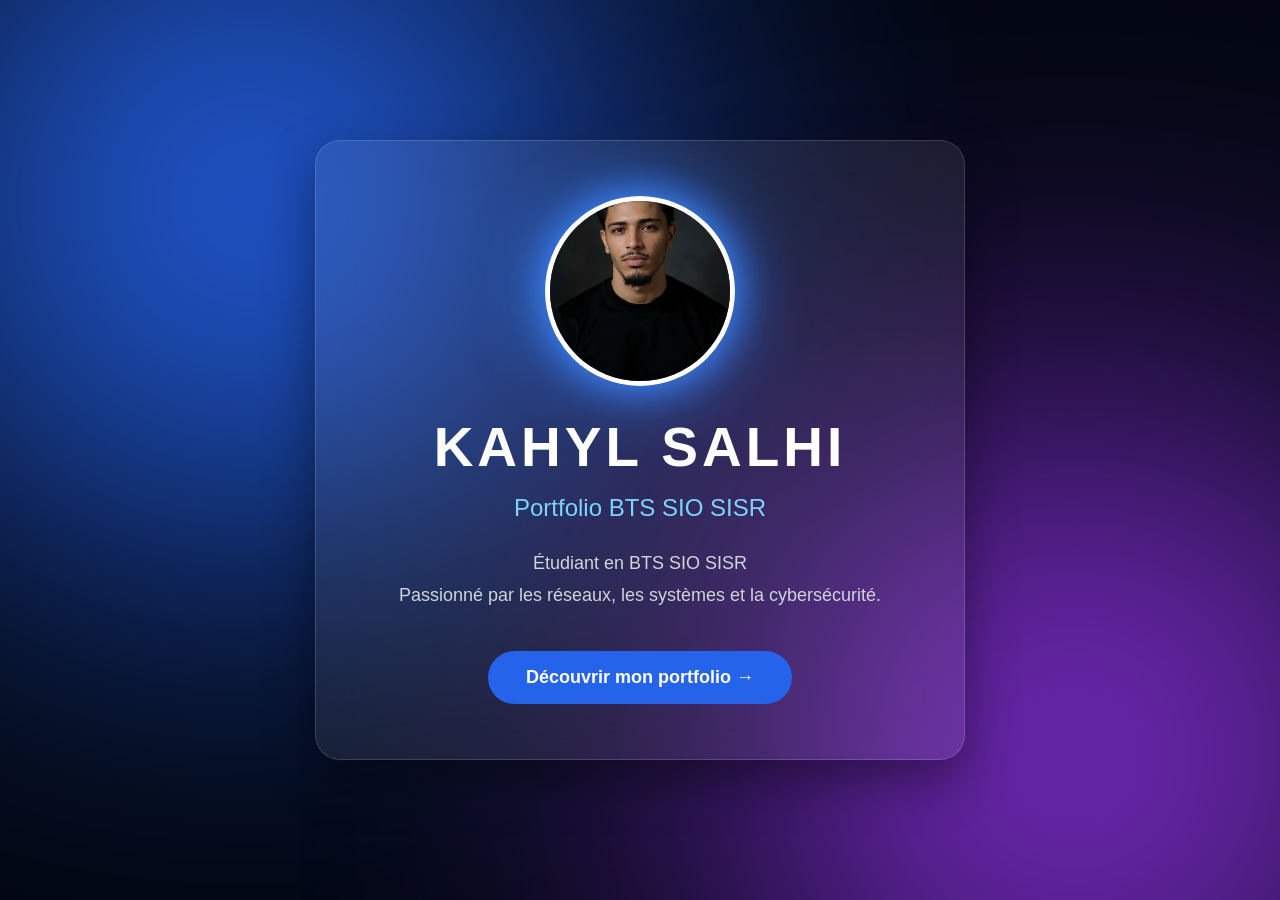
<file: index.html>
<!DOCTYPE html>
<html lang="fr">
<head>

    <meta charset="UTF-8">
    <meta name="viewport" content="width=device-width, initial-scale=1.0">

    <title>Kahyl Salhi | Portfolio</title>

    <link rel="stylesheet" href="accueil.css">

</head>

<body>

<div class="aurora"></div>

<section class="hero">

    <div class="glass">

        <img src="images/pp.jpeg" class="photo">

        <h1>KAHYL SALHI</h1>

        <h2>Portfolio BTS SIO SISR</h2>

        <p>

            Étudiant en BTS SIO SISR<br>

            Passionné par les réseaux, les systèmes
            et la cybersécurité.

        </p>

        <a href="portfolio.html" class="button">

            Découvrir mon portfolio →

        </a>

    </div>

</section>

</body>
</html>
</file>
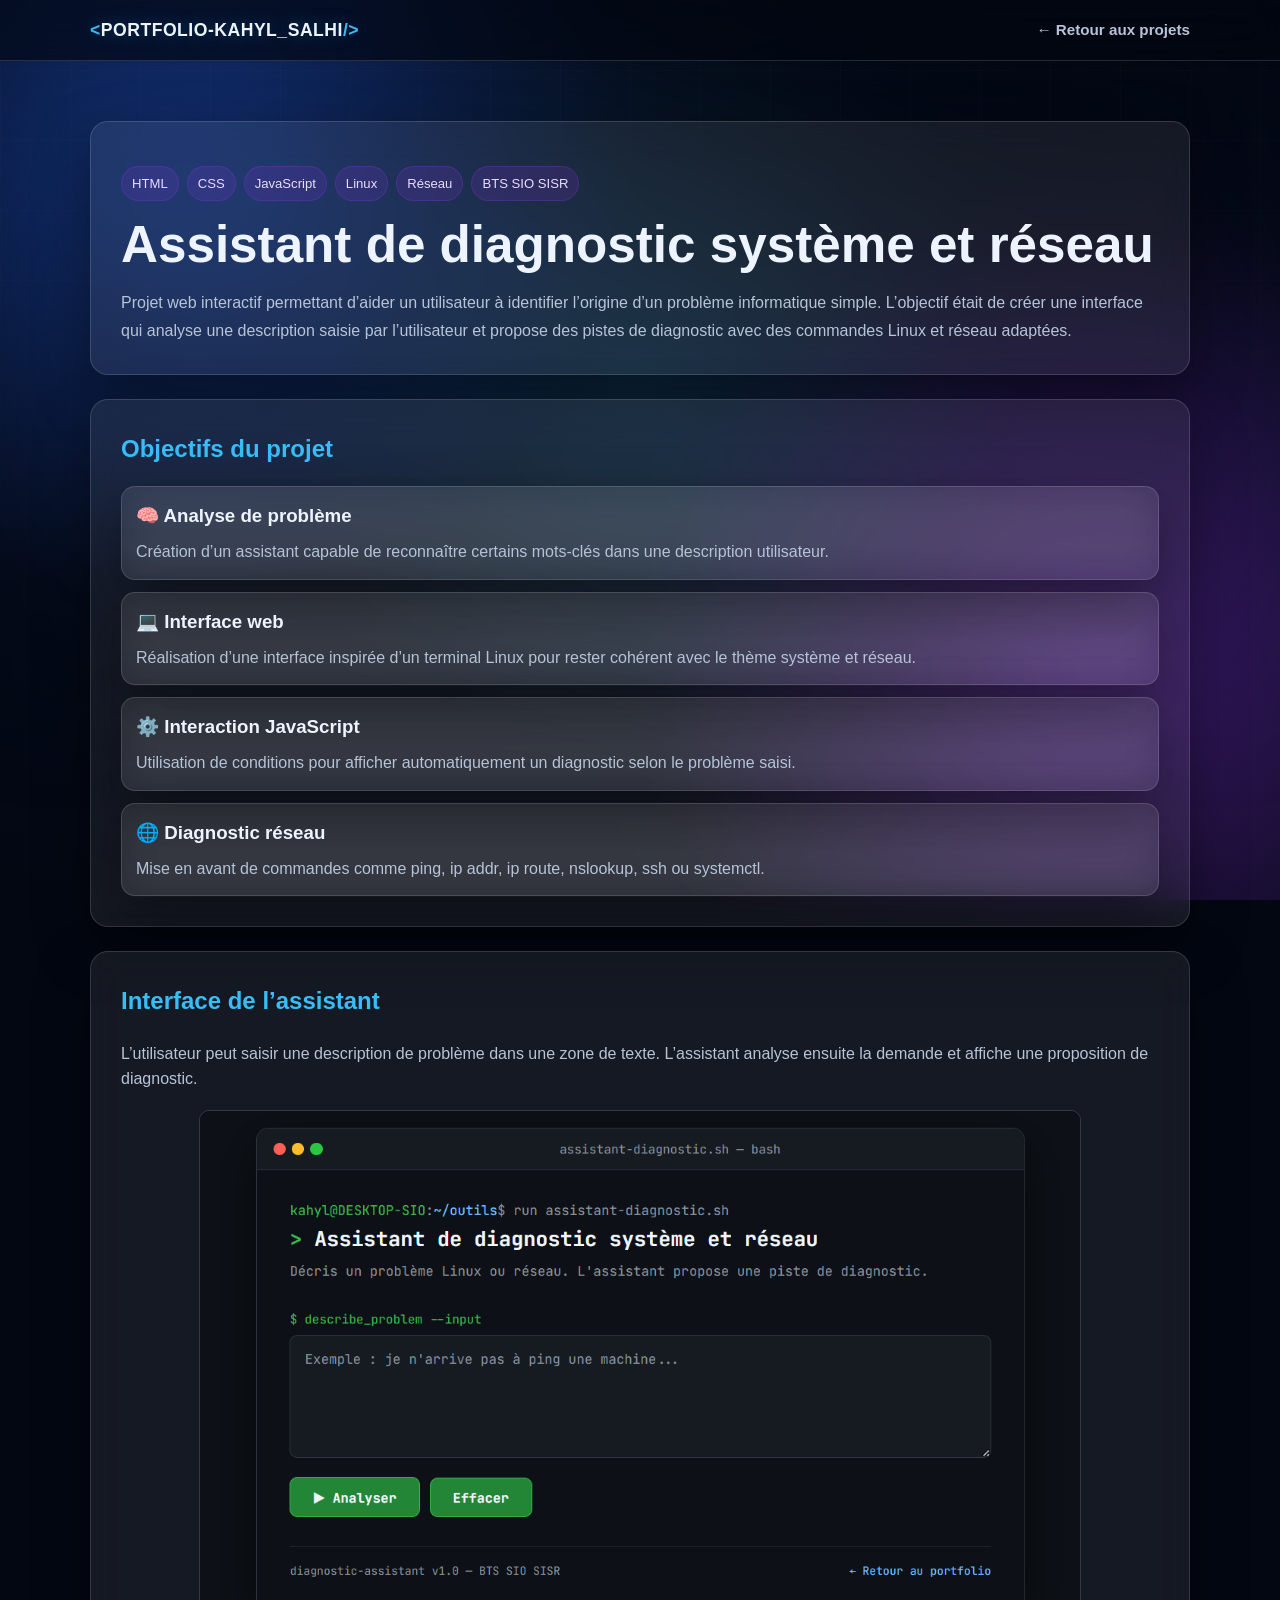
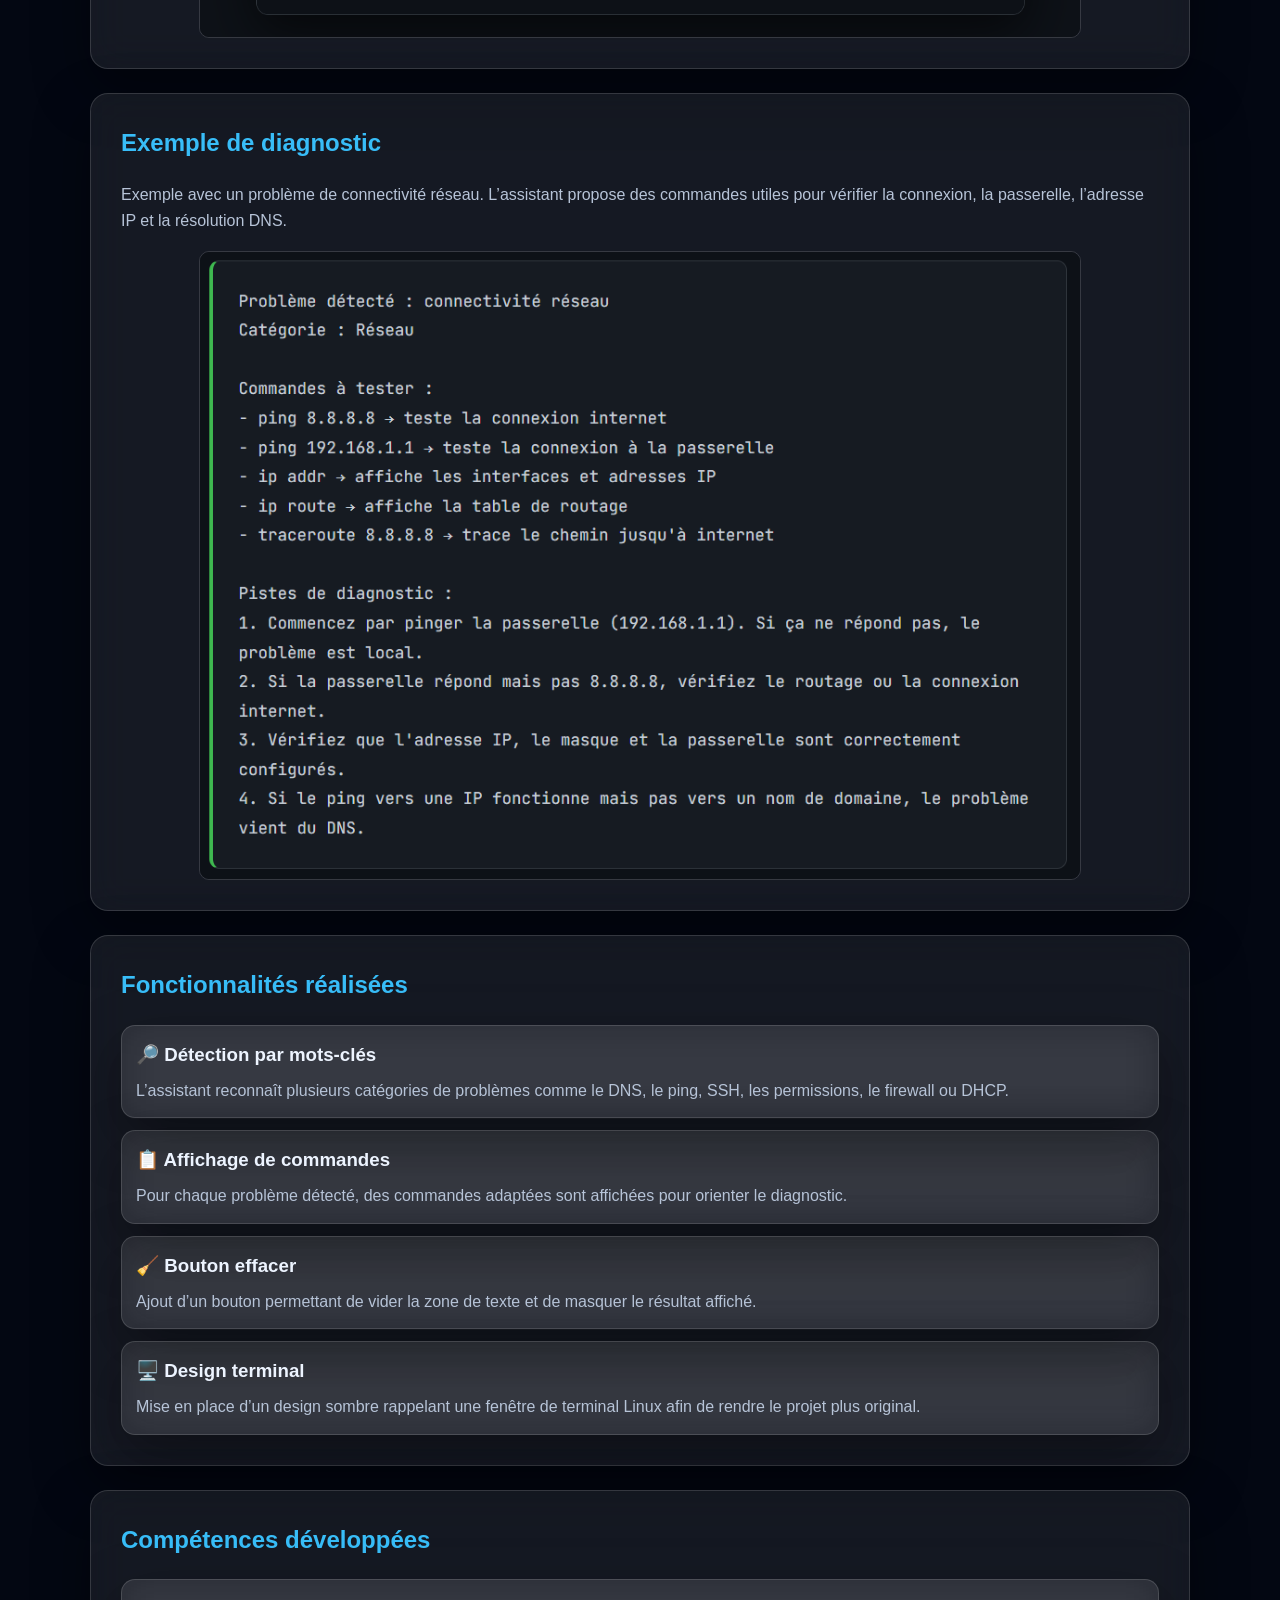
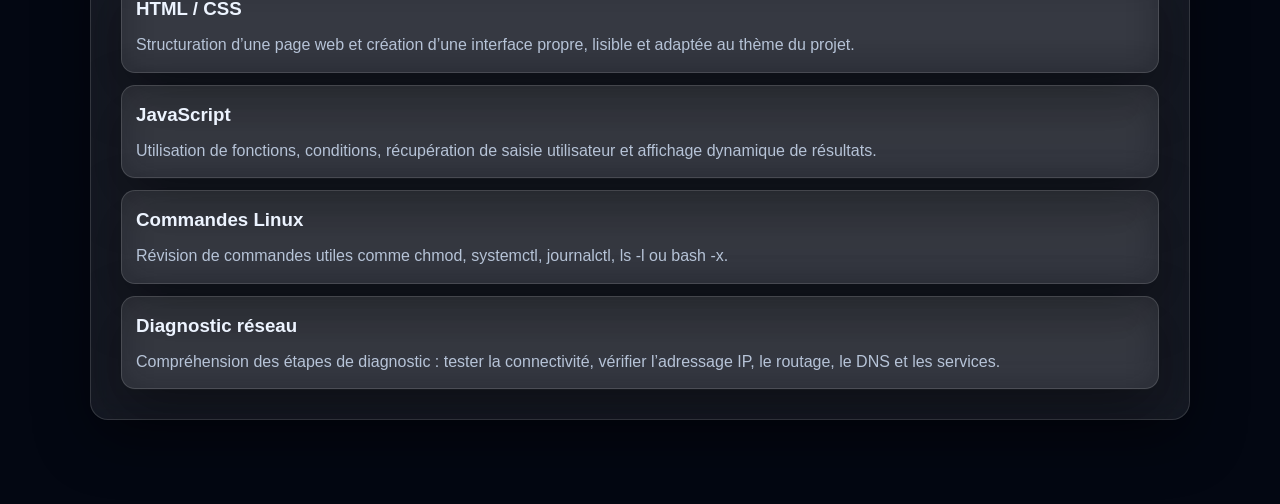
<file: assistant-diagnostic-detail.html>
<!DOCTYPE html>
<html lang="fr">
<head>
  <meta charset="UTF-8">
  <meta name="viewport" content="width=device-width, initial-scale=1.0">
  <title>Projet Assistant Diagnostic — Portfolio</title>

  <link rel="stylesheet" href="style.css">
</head>

<body>

<nav class="navbar">
  <div class="container nav-inner">

    <div class="logo">
      &lt;<span>PORTFOLIO-KAHYL_SALHI</span>/&gt;
    </div>

    <div class="nav-links">
      <a href="portfolio.html#projects">
        ← Retour aux projets
      </a>
    </div>

  </div>
</nav>

<main class="container" style="padding: 60px 0;">

  <div class="card reveal" style="padding: 30px; margin-bottom: 24px;">

    <div class="tags" style="margin-bottom: 16px;">
      <span class="tag">HTML</span>
      <span class="tag">CSS</span>
      <span class="tag">JavaScript</span>
      <span class="tag">Linux</span>
      <span class="tag">Réseau</span>
      <span class="tag">BTS SIO SISR</span>
    </div>

    <h1 style="margin-bottom: 16px;">
      Assistant de diagnostic système et réseau
    </h1>

    <p style="line-height: 1.7; color: var(--muted);">
      Projet web interactif permettant d’aider un utilisateur à identifier
      l’origine d’un problème informatique simple.

      L’objectif était de créer une interface qui analyse une description saisie
      par l’utilisateur et propose des pistes de diagnostic avec des commandes
      Linux et réseau adaptées.
    </p>

  </div>

  <div class="card reveal" style="padding: 30px; margin-bottom: 24px;">

    <h2 style="margin-bottom: 18px; color: var(--primary);">
      Objectifs du projet
    </h2>

    <div class="about-list">

      <div class="about-item">
        <h3>🧠 Analyse de problème</h3>
        <p>
          Création d’un assistant capable de reconnaître certains mots-clés
          dans une description utilisateur.
        </p>
      </div>

      <div class="about-item">
        <h3>💻 Interface web</h3>
        <p>
          Réalisation d’une interface inspirée d’un terminal Linux pour rester
          cohérent avec le thème système et réseau.
        </p>
      </div>

      <div class="about-item">
        <h3>⚙️ Interaction JavaScript</h3>
        <p>
          Utilisation de conditions pour afficher automatiquement un diagnostic
          selon le problème saisi.
        </p>
      </div>

      <div class="about-item">
        <h3>🌐 Diagnostic réseau</h3>
        <p>
          Mise en avant de commandes comme ping, ip addr, ip route, nslookup,
          ssh ou systemctl.
        </p>
      </div>

    </div>

  </div>

  <div class="card reveal" style="padding: 30px; margin-bottom: 24px;">

    <h2 style="margin-bottom: 20px; color: var(--primary);">
      Interface de l’assistant
    </h2>

    <p style="margin-bottom: 18px; color: var(--muted);">
      L’utilisateur peut saisir une description de problème dans une zone de texte.
      L’assistant analyse ensuite la demande et affiche une proposition de diagnostic.
    </p>

    <img
      src="images/assistant-accueil.png"
      alt="Interface assistant diagnostic"
      style="
        width: 85%;
        max-width: 900px;
        display: block;
        margin: auto;
        border-radius: 10px;
        border: 1px solid var(--border);
        "
    >

  </div>

  <div class="card reveal" style="padding: 30px; margin-bottom: 24px;">

    <h2 style="margin-bottom: 20px; color: var(--primary);">
      Exemple de diagnostic
    </h2>

    <p style="margin-bottom: 18px; color: var(--muted);">
      Exemple avec un problème de connectivité réseau. L’assistant propose
      des commandes utiles pour vérifier la connexion, la passerelle, l’adresse IP
      et la résolution DNS.
    </p>

    <img
      src="images/assistant-resultat.png"
      alt="Résultat diagnostic réseau"
      style="
        width: 85%;
        max-width: 900px;
        display: block;
        margin: auto;
        border-radius: 10px;
        border: 1px solid var(--border);
        "
    >

  </div>

  <div class="card reveal" style="padding: 30px; margin-bottom: 24px;">

    <h2 style="margin-bottom: 20px; color: var(--primary);">
      Fonctionnalités réalisées
    </h2>

    <div class="about-list">

      <div class="about-item">
        <h3>🔎 Détection par mots-clés</h3>
        <p>
          L’assistant reconnaît plusieurs catégories de problèmes comme le DNS,
          le ping, SSH, les permissions, le firewall ou DHCP.
        </p>
      </div>

      <div class="about-item">
        <h3>📋 Affichage de commandes</h3>
        <p>
          Pour chaque problème détecté, des commandes adaptées sont affichées
          pour orienter le diagnostic.
        </p>
      </div>

      <div class="about-item">
        <h3>🧹 Bouton effacer</h3>
        <p>
          Ajout d’un bouton permettant de vider la zone de texte et de masquer
          le résultat affiché.
        </p>
      </div>

      <div class="about-item">
        <h3>🖥️ Design terminal</h3>
        <p>
          Mise en place d’un design sombre rappelant une fenêtre de terminal
          Linux afin de rendre le projet plus original.
        </p>
      </div>

    </div>

  </div>

  <div class="card reveal" style="padding: 30px; margin-bottom: 24px;">

    <h2 style="margin-bottom: 20px; color: var(--primary);">
      Compétences développées
    </h2>

    <div class="about-list">

      <div class="about-item">
        <h3>HTML / CSS</h3>
        <p>
          Structuration d’une page web et création d’une interface propre,
          lisible et adaptée au thème du projet.
        </p>
      </div>

      <div class="about-item">
        <h3>JavaScript</h3>
        <p>
          Utilisation de fonctions, conditions, récupération de saisie utilisateur
          et affichage dynamique de résultats.
        </p>
      </div>

      <div class="about-item">
        <h3>Commandes Linux</h3>
        <p>
          Révision de commandes utiles comme chmod, systemctl, journalctl,
          ls -l ou bash -x.
        </p>
      </div>

      <div class="about-item">
        <h3>Diagnostic réseau</h3>
        <p>
          Compréhension des étapes de diagnostic : tester la connectivité,
          vérifier l’adressage IP, le routage, le DNS et les services.
        </p>
      </div>

    </div>

  </div>

</main>

<script>
document.querySelectorAll('.reveal').forEach((el) => {
  el.classList.add('visible');
});
</script>

</body>
</html>
</file>
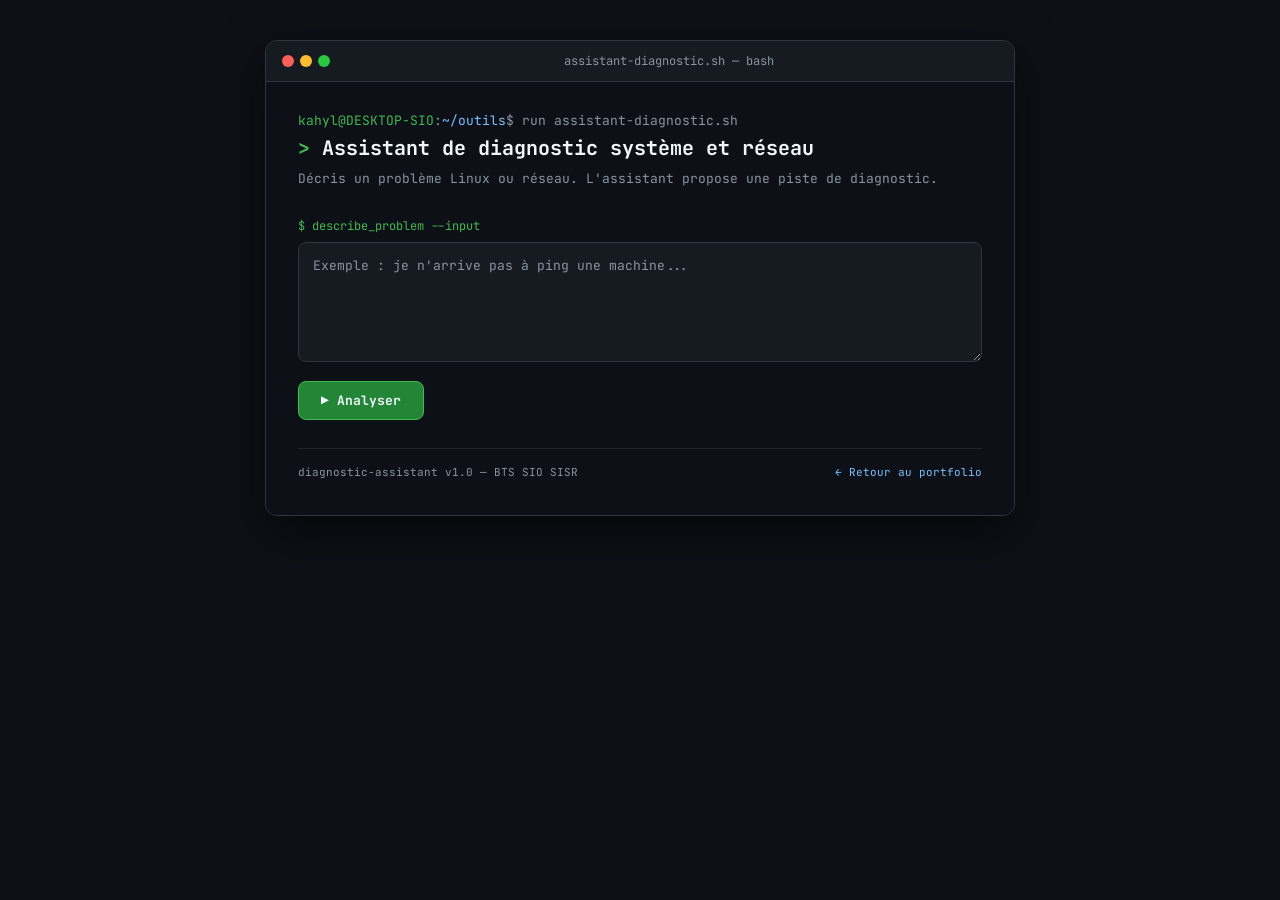
<file: assistant-ia-2.html>
<!DOCTYPE html>
<html lang="fr">
<head>
  <meta charset="UTF-8">
  <meta name="viewport" content="width=device-width, initial-scale=1.0">
  <title>Assistant de diagnostic système et réseau</title>
  <link href="https://fonts.googleapis.com/css2?family=JetBrains+Mono:wght@400;700&display=swap" rel="stylesheet">
  <style>
    * { margin: 0; padding: 0; box-sizing: border-box; }

    body {
      font-family: 'JetBrains Mono', monospace;
      background: #0d1117;
      color: #c9d1d9;
      min-height: 100vh;
      padding: 40px 20px;
    }

    .window {
      max-width: 750px;
      margin: auto;
      border: 1px solid #30363d;
      border-radius: 12px;
      overflow: hidden;
      box-shadow: 0 16px 48px rgba(0,0,0,0.6);
    }

    .titlebar {
      background: #161b22;
      padding: 12px 16px;
      display: flex;
      align-items: center;
      gap: 10px;
      border-bottom: 1px solid #30363d;
    }

    .dots { display: flex; gap: 6px; }
    .dot { width: 12px; height: 12px; border-radius: 50%; }
    .dot.r { background: #ff5f57; }
    .dot.y { background: #ffbd2e; }
    .dot.g { background: #28c840; }

    .titlebar-label {
      font-size: 12px;
      color: #8b949e;
      flex: 1;
      text-align: center;
    }

    .body {
      background: #0d1117;
      padding: 30px 32px 36px;
    }

    .prompt {
      font-size: 13px;
      color: #8b949e;
      margin-bottom: 6px;
    }
    .prompt .user { color: #3fb950; }
    .prompt .path { color: #79c0ff; }

    h1 {
      font-size: 20px;
      color: #f0f6fc;
      margin-bottom: 8px;
    }
    h1 span { color: #3fb950; }

    .subtitle {
      font-size: 13px;
      color: #8b949e;
      margin-bottom: 28px;
      line-height: 1.6;
    }

    .input-label {
      font-size: 12px;
      color: #3fb950;
      margin-bottom: 8px;
    }

    textarea {
      width: 100%;
      height: 120px;
      background: #161b22;
      border: 1px solid #30363d;
      border-radius: 8px;
      padding: 14px;
      font-family: 'JetBrains Mono', monospace;
      font-size: 13px;
      color: #c9d1d9;
      resize: vertical;
      outline: none;
      transition: border-color 0.2s;
    }
    textarea:focus { border-color: #3fb950; }
    textarea::placeholder { color: #8b949e; }

    button {
      margin-top: 14px;
      padding: 10px 22px;
      background: #238636;
      border: 1px solid #3fb950;
      border-radius: 8px;
      color: #f0f6fc;
      font-family: 'JetBrains Mono', monospace;
      font-size: 13px;
      font-weight: 700;
      cursor: pointer;
      transition: 0.2s;
    }
    button:hover {
      background: #3fb950;
      color: #0d1117;
      transform: translateY(-1px);
    }

    #resultat {
      display: none;
      margin-top: 24px;
      background: #161b22;
      border: 1px solid #30363d;
      border-left: 3px solid #3fb950;
      border-radius: 8px;
      padding: 20px;
      white-space: pre-line;
      font-size: 13px;
      line-height: 1.8;
      color: #c9d1d9;
      animation: fadein 0.3s ease;
    }

    @keyframes fadein {
      from { opacity: 0; transform: translateY(6px); }
      to   { opacity: 1; transform: translateY(0); }
    }

    .footer {
      margin-top: 28px;
      padding-top: 16px;
      border-top: 1px solid #21262d;
      display: flex;
      justify-content: space-between;
      font-size: 11px;
      color: #8b949e;
    }

    .footer a {
      color: #79c0ff;
      text-decoration: none;
    }
    .footer a:hover { text-decoration: underline; }
  </style>
</head>
<body>

<div class="window">
  <div class="titlebar">
    <div class="dots">
      <div class="dot r"></div>
      <div class="dot y"></div>
      <div class="dot g"></div>
    </div>
    <div class="titlebar-label">assistant-diagnostic.sh — bash</div>
  </div>

  <div class="body">

    <div class="prompt">
      <span class="user">kahyl@DESKTOP-SIO</span>:<span class="path">~/outils</span>$ run assistant-diagnostic.sh
    </div>

    <h1><span>&gt;</span> Assistant de diagnostic système et réseau</h1>
    <p class="subtitle">Décris un problème Linux ou réseau. L'assistant propose une piste de diagnostic.</p>

    <div class="input-label">$ describe_problem --input</div>
    <textarea id="question" placeholder="Exemple : je n'arrive pas à ping une machine..."></textarea>

    <button onclick="analyser()">▶ Analyser</button>

    <div id="resultat"></div>

    <div class="footer">
      <span>diagnostic-assistant v1.0 — BTS SIO SISR</span>
      <a href="https://kahyl93.github.io/Portfolio/">← Retour au portfolio</a>
    </div>

  </div>
</div>

<script>
  function analyser() {
    const question = document.getElementById("question").value.toLowerCase();
    const resultat = document.getElementById("resultat");

    if (question.trim() === "") {
      resultat.style.display = "block";
      resultat.textContent = "Veuillez écrire un problème à analyser.";
      return;
    }

    if (question.includes("ping")) {
      resultat.textContent =
`Problème détecté : connectivité réseau

Commandes à tester :
- ping 8.8.8.8
- ip addr
- ip route

Pistes :
Vérifiez l'adresse IP, le masque, la passerelle et la connexion entre les machines.`;

    } else if (question.includes("dns")) {
      resultat.textContent =
`Problème détecté : résolution DNS

Commandes à tester :
- nslookup google.com
- ping google.com
- ping 8.8.8.8

Pistes :
Si le ping vers une adresse IP fonctionne mais pas vers un nom de domaine, le problème vient sûrement du DNS.`;

    } else if (question.includes("permission") || question.includes("denied")) {
      resultat.textContent =
`Problème détecté : droits Linux

Commandes à tester :
- ls -l
- chmod
- chown

Pistes :
Vérifiez les droits du fichier ou du dossier. L'utilisateur n'a peut-être pas les permissions nécessaires.`;

    } else if (question.includes("ssh")) {
      resultat.textContent =
`Problème détecté : connexion SSH

Commandes à tester :
- systemctl status ssh
- ping adresse_ip
- ssh utilisateur@adresse_ip

Pistes :
Vérifiez que le service SSH est actif, que l'adresse IP est correcte et que le port 22 est accessible.`;

    } else if (question.includes("ip")) {
      resultat.textContent =
`Problème détecté : configuration IP

Commandes à tester :
- ip addr
- ip route
- ipconfig

Pistes :
Vérifiez l'adresse IP, le masque, la passerelle et l'interface réseau utilisée.`;

    } else if (question.includes("serveur")) {
      resultat.textContent =
`Problème détecté : serveur inaccessible

Commandes à tester :
- ping adresse_serveur
- systemctl status nom_du_service
- netstat -tuln

Pistes :
Vérifiez si le serveur est allumé, connecté au réseau et si le service concerné fonctionne.`;

    } else {
      resultat.textContent =
`Problème non reconnu précisément

Commandes utiles :
- ping
- ip addr
- ip route
- ls -l
- systemctl status

Pistes :
Commencez par identifier si le problème vient du réseau, du système, des droits ou d'un service.`;
    }

    resultat.style.display = "block";
  }
</script>

</body>
</html>
</file>
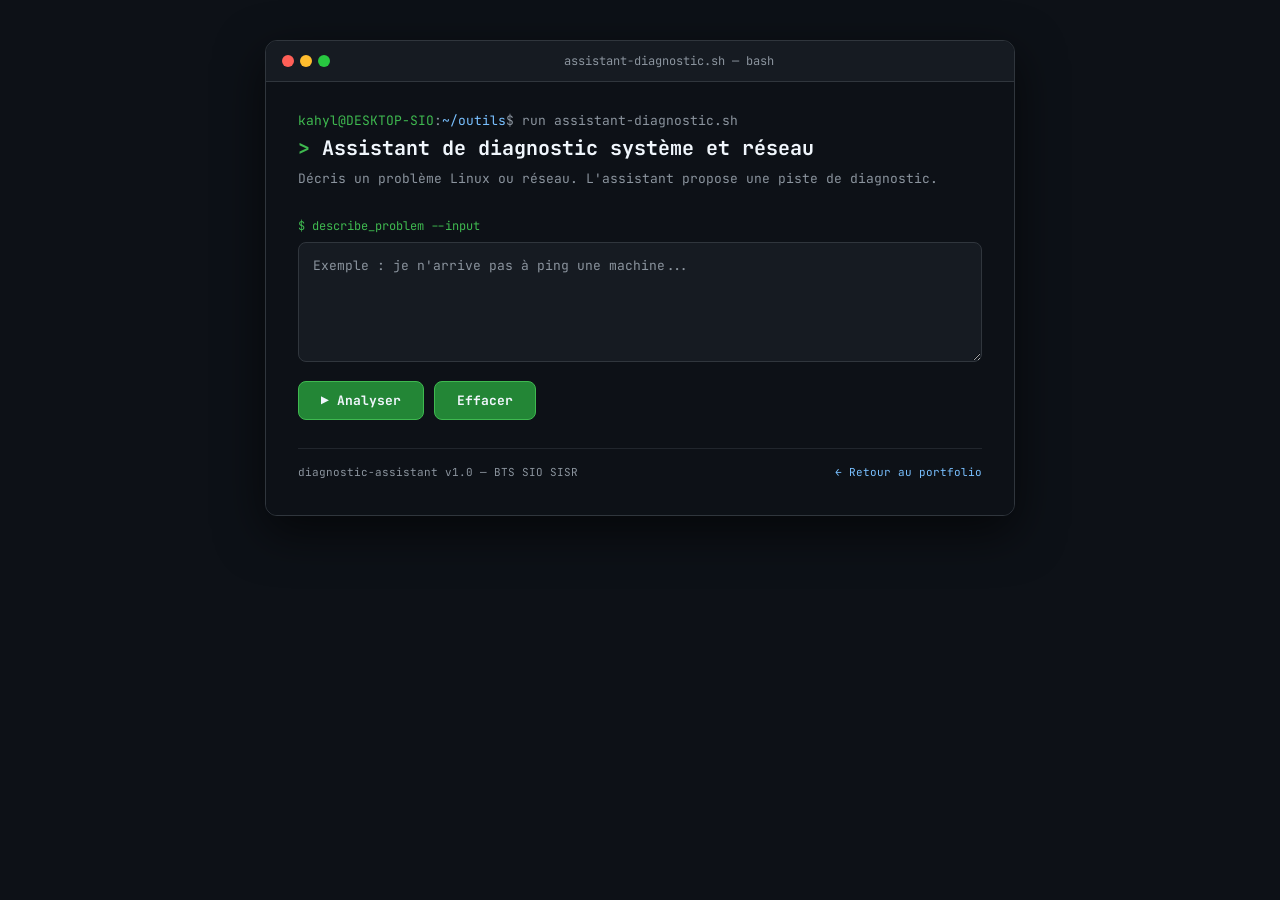
<file: assistant-ia.html>
<!DOCTYPE html>
<html lang="fr">
<head>
  <meta charset="UTF-8">
  <meta name="viewport" content="width=device-width, initial-scale=1.0">
  <title>Assistant de diagnostic système et réseau</title>
  <link href="https://fonts.googleapis.com/css2?family=JetBrains+Mono:wght@400;700&display=swap" rel="stylesheet">
  <style>
    * { margin: 0; padding: 0; box-sizing: border-box; }

    body {
      font-family: 'JetBrains Mono', monospace;
      background: #0d1117;
      color: #c9d1d9;
      min-height: 100vh;
      padding: 40px 20px;
    }

    .window {
      max-width: 750px;
      margin: auto;
      border: 1px solid #30363d;
      border-radius: 12px;
      overflow: hidden;
      box-shadow: 0 16px 48px rgba(0,0,0,0.6);
    }

    .titlebar {
      background: #161b22;
      padding: 12px 16px;
      display: flex;
      align-items: center;
      gap: 10px;
      border-bottom: 1px solid #30363d;
    }

    .dots { display: flex; gap: 6px; }
    .dot { width: 12px; height: 12px; border-radius: 50%; }
    .dot.r { background: #ff5f57; }
    .dot.y { background: #ffbd2e; }
    .dot.g { background: #28c840; }

    .titlebar-label {
      font-size: 12px;
      color: #8b949e;
      flex: 1;
      text-align: center;
    }

    .body {
      background: #0d1117;
      padding: 30px 32px 36px;
    }

    .prompt {
      font-size: 13px;
      color: #8b949e;
      margin-bottom: 6px;
    }
    .prompt .user { color: #3fb950; }
    .prompt .path { color: #79c0ff; }

    h1 {
      font-size: 20px;
      color: #f0f6fc;
      margin-bottom: 8px;
    }
    h1 span { color: #3fb950; }

    .subtitle {
      font-size: 13px;
      color: #8b949e;
      margin-bottom: 28px;
      line-height: 1.6;
    }

    .input-label {
      font-size: 12px;
      color: #3fb950;
      margin-bottom: 8px;
    }

    textarea {
      width: 100%;
      height: 120px;
      background: #161b22;
      border: 1px solid #30363d;
      border-radius: 8px;
      padding: 14px;
      font-family: 'JetBrains Mono', monospace;
      font-size: 13px;
      color: #c9d1d9;
      resize: vertical;
      outline: none;
      transition: border-color 0.2s;
    }
    textarea:focus { border-color: #3fb950; }
    textarea::placeholder { color: #8b949e; }

    button {
      margin-top: 14px;
      padding: 10px 22px;
      background: #238636;
      border: 1px solid #3fb950;
      border-radius: 8px;
      color: #f0f6fc;
      font-family: 'JetBrains Mono', monospace;
      font-size: 13px;
      font-weight: 700;
      cursor: pointer;
      transition: 0.2s;
    }
    button:hover {
      background: #3fb950;
      color: #0d1117;
      transform: translateY(-1px);
    }

    #resultat {
      display: none;
      margin-top: 24px;
      background: #161b22;
      border: 1px solid #30363d;
      border-left: 3px solid #3fb950;
      border-radius: 8px;
      padding: 20px;
      white-space: pre-line;
      font-size: 13px;
      line-height: 1.8;
      color: #c9d1d9;
      animation: fadein 0.3s ease;
    }

    @keyframes fadein {
      from { opacity: 0; transform: translateY(6px); }
      to   { opacity: 1; transform: translateY(0); }
    }

    .footer {
      margin-top: 28px;
      padding-top: 16px;
      border-top: 1px solid #21262d;
      display: flex;
      justify-content: space-between;
      font-size: 11px;
      color: #8b949e;
    }

    .footer a {
      color: #79c0ff;
      text-decoration: none;
    }
    .footer a:hover { text-decoration: underline; }

    button:last-child {
  background: #30363d;
  border: 1px solid #8b949e;
}

button:last-child:hover {
  background: #8b949e;
  color: #0d1117;
}
  </style>
</head>
<body>

<div class="window">
  <div class="titlebar">
    <div class="dots">
      <div class="dot r"></div>
      <div class="dot y"></div>
      <div class="dot g"></div>
    </div>
    <div class="titlebar-label">assistant-diagnostic.sh — bash</div>
  </div>

  <div class="body">

    <div class="prompt">
      <span class="user">kahyl@DESKTOP-SIO</span>:<span class="path">~/outils</span>$ run assistant-diagnostic.sh
    </div>

    <h1><span>&gt;</span> Assistant de diagnostic système et réseau</h1>
    <p class="subtitle">Décris un problème Linux ou réseau. L'assistant propose une piste de diagnostic.</p>

    <div class="input-label">$ describe_problem --input</div>
    <textarea id="question" placeholder="Exemple : je n'arrive pas à ping une machine..."></textarea>

    <button onclick="analyser()">▶ Analyser</button> <button onclick="effacer()">Effacer</button>

    <div id="resultat"></div>

    <div class="footer">
      <span>diagnostic-assistant v1.0 — BTS SIO SISR</span>
      <a href="portfolio.html">← Retour au portfolio</a>
    </div>

  </div>
</div>

<script>
  function analyser() {
    const question = document.getElementById("question").value.toLowerCase();
    const resultat = document.getElementById("resultat");

    if (question.trim() === "") {
      resultat.style.display = "block";
      resultat.textContent = "Veuillez écrire un problème à analyser.";
      return;
    }

    if (question.includes("ping") || question.includes("connectivité") || question.includes("injoignable")) {
      resultat.textContent =
`Problème détecté : connectivité réseau
Catégorie : Réseau

Commandes à tester :
- ping 8.8.8.8          → teste la connexion internet
- ping 192.168.1.1      → teste la connexion à la passerelle
- ip addr               → affiche les interfaces et adresses IP
- ip route              → affiche la table de routage
- traceroute 8.8.8.8    → trace le chemin jusqu'à internet

Pistes de diagnostic :
1. Commencez par pinger la passerelle (192.168.1.1). Si ça ne répond pas, le problème est local.
2. Si la passerelle répond mais pas 8.8.8.8, vérifiez le routage ou la connexion internet.
3. Vérifiez que l'adresse IP, le masque et la passerelle sont correctement configurés.
4. Si le ping vers une IP fonctionne mais pas vers un nom de domaine, le problème vient du DNS.`;

    } else if (question.includes("dns") || question.includes("nom de domaine") || question.includes("nslookup")) {
      resultat.textContent =
`Problème détecté : résolution DNS
Catégorie : Réseau / DNS

Commandes à tester :
- nslookup google.com         → teste la résolution DNS
- dig google.com              → analyse détaillée du DNS
- ping google.com             → teste avec un nom de domaine
- ping 8.8.8.8                → teste avec une IP (sans DNS)
- cat /etc/resolv.conf        → affiche les serveurs DNS configurés

Pistes de diagnostic :
1. Si ping 8.8.8.8 fonctionne mais pas ping google.com, le problème est DNS.
2. Vérifiez le fichier /etc/resolv.conf : il doit contenir une ligne "nameserver X.X.X.X".
3. Essayez de changer le DNS pour 8.8.8.8 (Google) ou 1.1.1.1 (Cloudflare).
4. Sur Windows, videz le cache DNS avec : ipconfig /flushdns`;

    } else if (question.includes("permission") || question.includes("denied") || question.includes("droits") || question.includes("chmod")) {
      resultat.textContent =
`Problème détecté : droits et permissions Linux
Catégorie : Linux / Système

Commandes à tester :
- ls -l                       → affiche les droits des fichiers
- ls -la                      → affiche aussi les fichiers cachés
- chmod 755 fichier           → donne les droits rwxr-xr-x
- chown utilisateur fichier   → change le propriétaire
- id                          → affiche l'utilisateur courant et ses groupes
- sudo commande               → exécute en tant qu'administrateur

Pistes de diagnostic :
1. Vérifiez qui est propriétaire du fichier avec ls -l.
2. Les droits Linux se lisent ainsi : rwxrwxrwx (propriétaire / groupe / autres).
3. Si vous obtenez "Permission denied", utilisez sudo ou changez les droits avec chmod.
4. Pour rendre un script exécutable : chmod +x script.sh`;

    } else if (question.includes("ssh") || question.includes("port 22") || question.includes("connexion ssh")) {
      resultat.textContent =
`Problème détecté : connexion SSH
Catégorie : SSH / Réseau

Commandes à tester :
- systemctl status ssh         → vérifie si le service SSH tourne
- systemctl start ssh          → démarre le service SSH
- ping adresse_ip              → vérifie que la machine est joignable
- ssh utilisateur@adresse_ip  → tente la connexion SSH
- ssh -v utilisateur@ip        → mode verbose pour voir les détails
- ss -tlnp | grep 22           → vérifie que le port 22 est ouvert

Pistes de diagnostic :
1. Vérifiez que le service SSH est actif avec systemctl status ssh.
2. Assurez-vous que le port 22 n'est pas bloqué par un firewall.
3. L'option -v dans la commande SSH affiche les étapes de connexion pour mieux diagnostiquer.
4. Vérifiez le fichier /etc/ssh/sshd_config pour la configuration du serveur SSH.`;

    } else if (question.includes("firewall") || question.includes("iptables") || question.includes("ufw") || question.includes("port bloqué")) {
      resultat.textContent =
`Problème détecté : règles firewall
Catégorie : Sécurité / Réseau

Commandes à tester :
- ufw status                  → affiche l'état du firewall (Ubuntu)
- ufw allow 22/tcp            → autorise le port SSH
- ufw allow 80/tcp            → autorise le port HTTP
- iptables -L -n              → liste toutes les règles iptables
- iptables -F                 → vide toutes les règles (attention !)
- firewall-cmd --list-all     → firewall sur CentOS/RedHat

Pistes de diagnostic :
1. Vérifiez si le firewall est actif et quelles règles sont en place.
2. Un port bloqué empêche toute connexion même si le service tourne.
3. Autorisez uniquement les ports nécessaires pour limiter les risques.
4. Après modification des règles, retestez la connexion.`;

    } else if (question.includes("dhcp") || question.includes("adresse automatique") || question.includes("ip automatique")) {
      resultat.textContent =
`Problème détecté : configuration DHCP
Catégorie : Réseau / DHCP

Commandes à tester :
- dhclient -v eth0            → demande une IP au serveur DHCP
- ip addr                     → vérifie l'adresse IP obtenue
- journalctl -u networking    → affiche les logs réseau
- cat /etc/network/interfaces → vérifie la config réseau (Debian)
- nmcli device status         → état des interfaces réseau

Pistes de diagnostic :
1. Si aucune IP n'est attribuée, vérifiez que le serveur DHCP est actif sur le réseau.
2. Assurez-vous que l'interface réseau est bien activée (ip link set eth0 up).
3. Vérifiez qu'il n'y a pas de conflit d'adresses IP sur le réseau.
4. Une IP en 169.254.x.x signifie que le DHCP n'a pas répondu (APIPA).`;

    } else if (question.includes("bash") || question.includes("script") || question.includes("erreur script")) {
      resultat.textContent =
`Problème détecté : script Bash
Catégorie : Linux / Scripting

Commandes à tester :
- bash -x script.sh           → exécute en mode debug (affiche chaque étape)
- bash -n script.sh           → vérifie la syntaxe sans exécuter
- chmod +x script.sh          → rend le script exécutable
- echo $?                     → affiche le code de retour de la dernière commande
- shellcheck script.sh        → outil d'analyse de scripts Bash

Pistes de diagnostic :
1. Utilisez bash -x pour voir exactement quelle ligne pose problème.
2. Vérifiez la première ligne du script : elle doit commencer par #!/bin/bash
3. Faites attention aux espaces dans les conditions : [ $var == "valeur" ] (espaces obligatoires).
4. Un code de retour 0 signifie succès, tout autre code indique une erreur.`;

    } else if (question.includes("ip") || question.includes("adresse ip") || question.includes("interface")) {
      resultat.textContent =
`Problème détecté : configuration IP
Catégorie : Réseau / IP

Commandes à tester :
- ip addr                     → affiche toutes les interfaces et leurs IP
- ip route                    → affiche la table de routage
- ip link                     → affiche l'état des interfaces réseau
- ipconfig /all               → affiche la config complète (Windows)
- nmcli device show           → détails des interfaces (Linux)

Pistes de diagnostic :
1. Vérifiez que l'interface est bien active (état UP dans ip addr).
2. Contrôlez l'adresse IP, le masque de sous-réseau et la passerelle.
3. Une passerelle incorrecte empêche d'accéder à internet ou aux autres réseaux.
4. Pour modifier une IP manuellement : ip addr add 192.168.1.10/24 dev eth0`;

    } else if (question.includes("serveur") || question.includes("service") || question.includes("systemctl")) {
      resultat.textContent =
`Problème détecté : serveur ou service inaccessible
Catégorie : Système / Services

Commandes à tester :
- systemctl status nom_service  → état du service
- systemctl start nom_service   → démarre le service
- systemctl restart nom_service → redémarre le service
- journalctl -xe                → affiche les logs d'erreur système
- netstat -tuln                 → liste les ports ouverts et services actifs
- ping adresse_serveur          → vérifie que le serveur est joignable

Pistes de diagnostic :
1. Vérifiez d'abord si le service est actif avec systemctl status.
2. Consultez les logs avec journalctl -xe pour trouver la cause de l'erreur.
3. Assurez-vous que le port du service n'est pas bloqué par un firewall.
4. Vérifiez que le serveur est bien joignable sur le réseau avant tout.`;

    } else {
      resultat.textContent =
`Problème non reconnu précisément
Catégorie : Général

Commandes utiles pour commencer :
- ping 8.8.8.8       → teste la connectivité réseau
- ip addr            → affiche les adresses IP
- ip route           → affiche le routage
- ls -l              → vérifie les droits de fichiers
- systemctl status   → vérifie l'état des services
- journalctl -xe     → affiche les logs d'erreur

Pistes de diagnostic :
Commencez par identifier la source du problème :
- Réseau ? → testez la connectivité avec ping
- Système ? → vérifiez les logs avec journalctl
- Droits ?  → contrôlez les permissions avec ls -l
- Service ? → vérifiez son état avec systemctl status`;
    }

    resultat.style.display = "block";
  }

  function effacer() {
  document.getElementById("question").value = "";
  document.getElementById("resultat").style.display = "none";
}
</script>

</body>
</html>
</file>
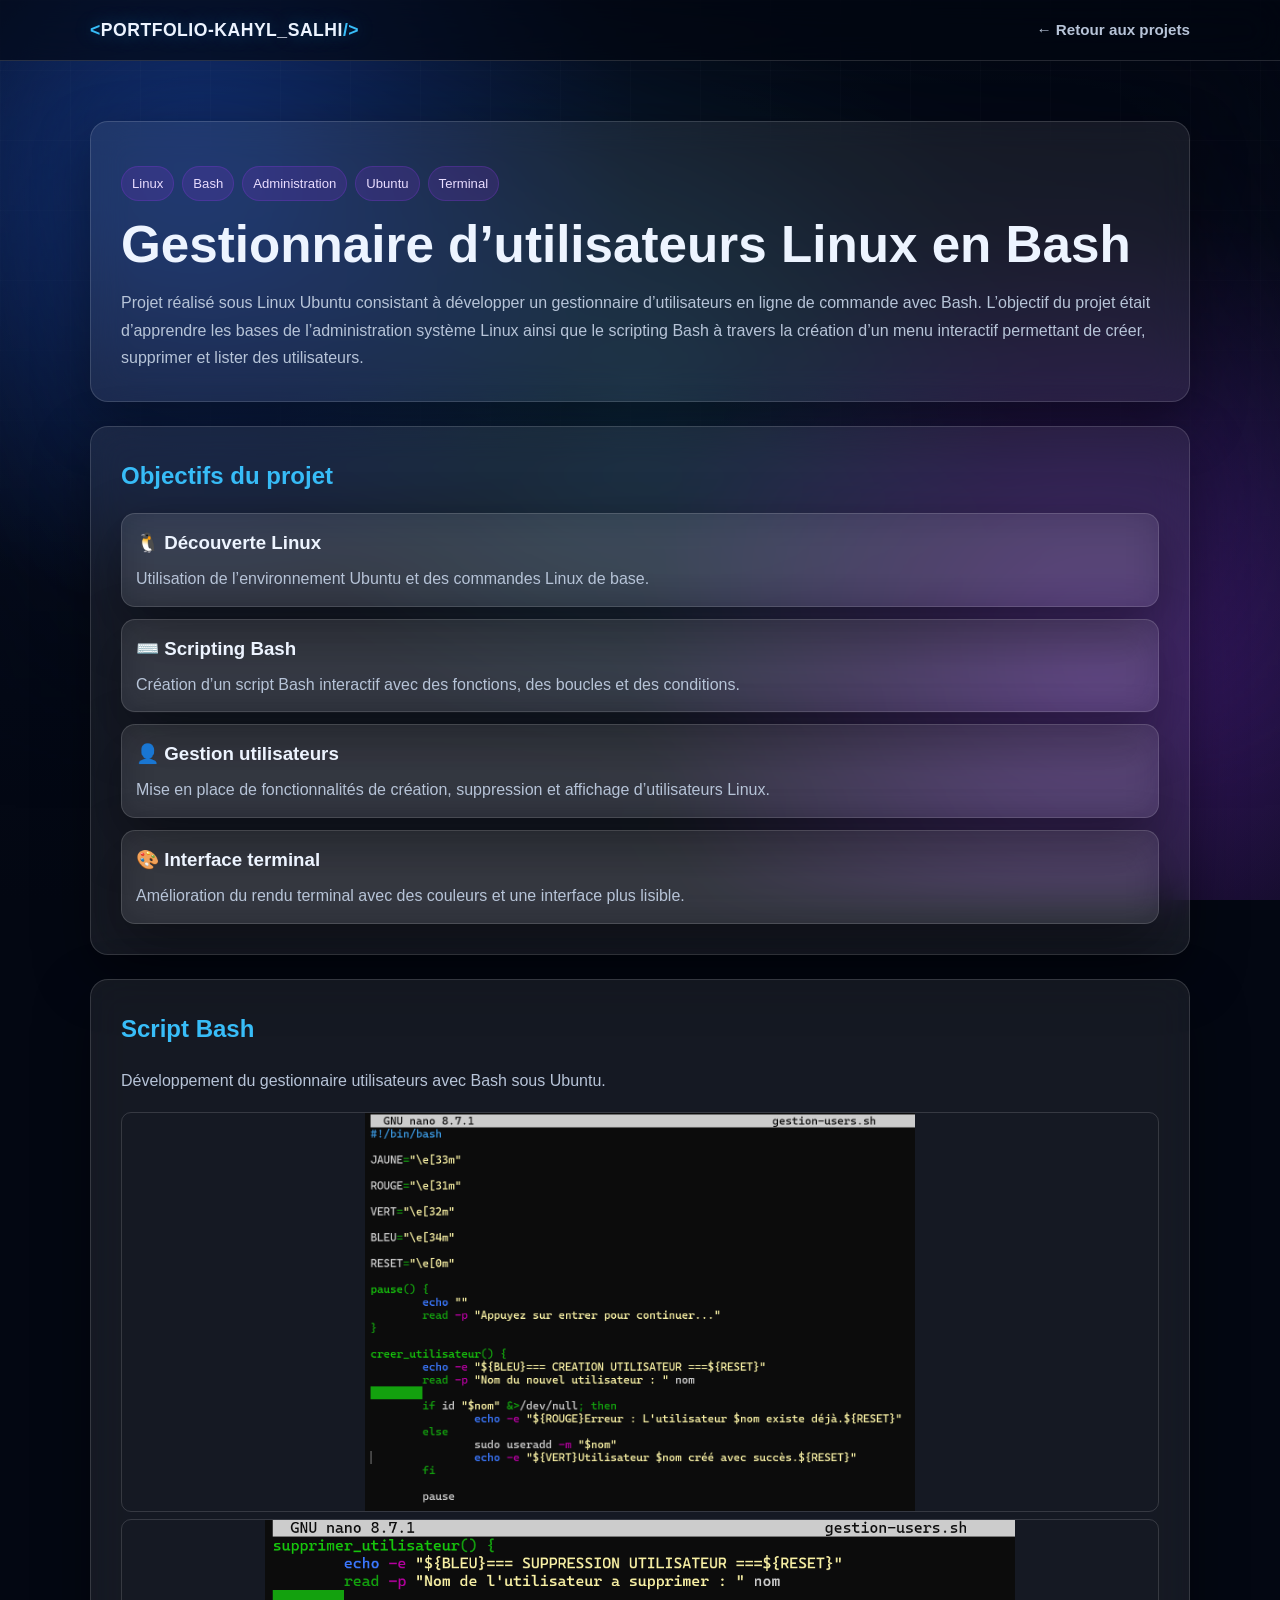
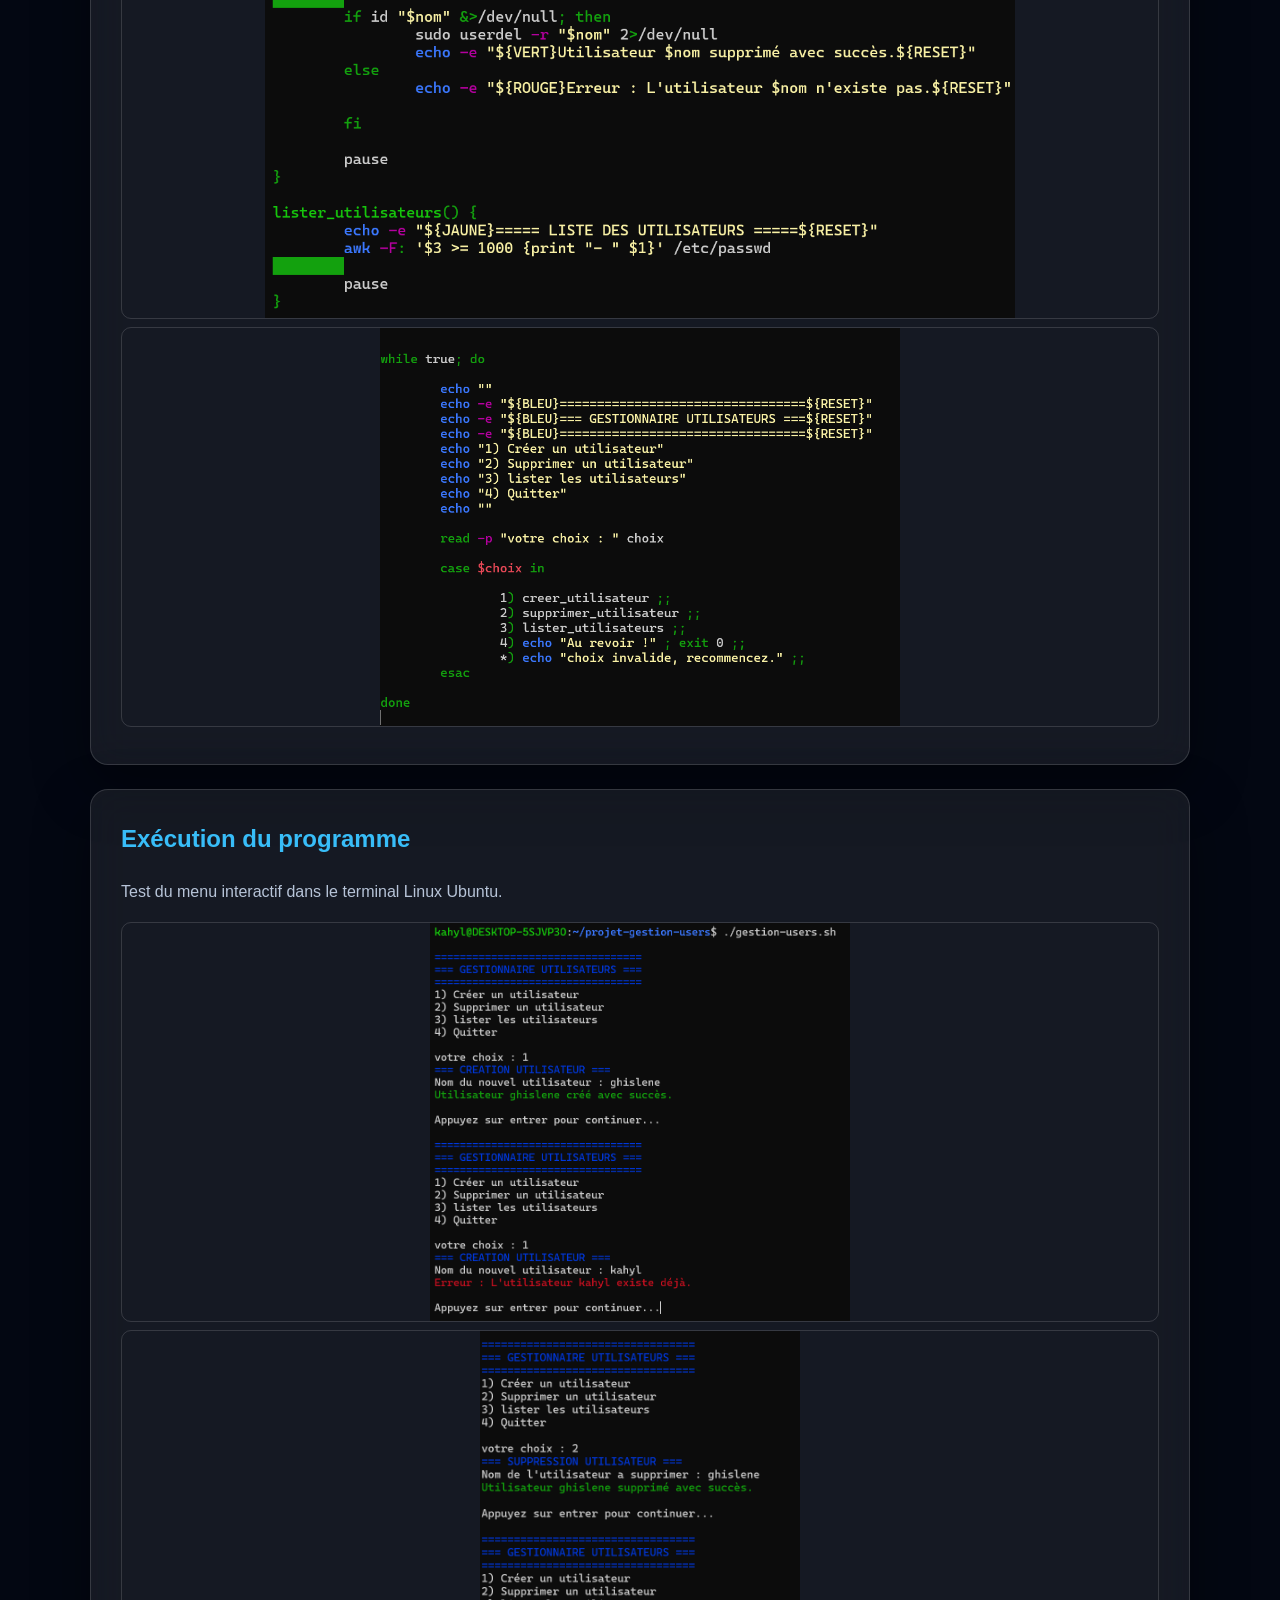
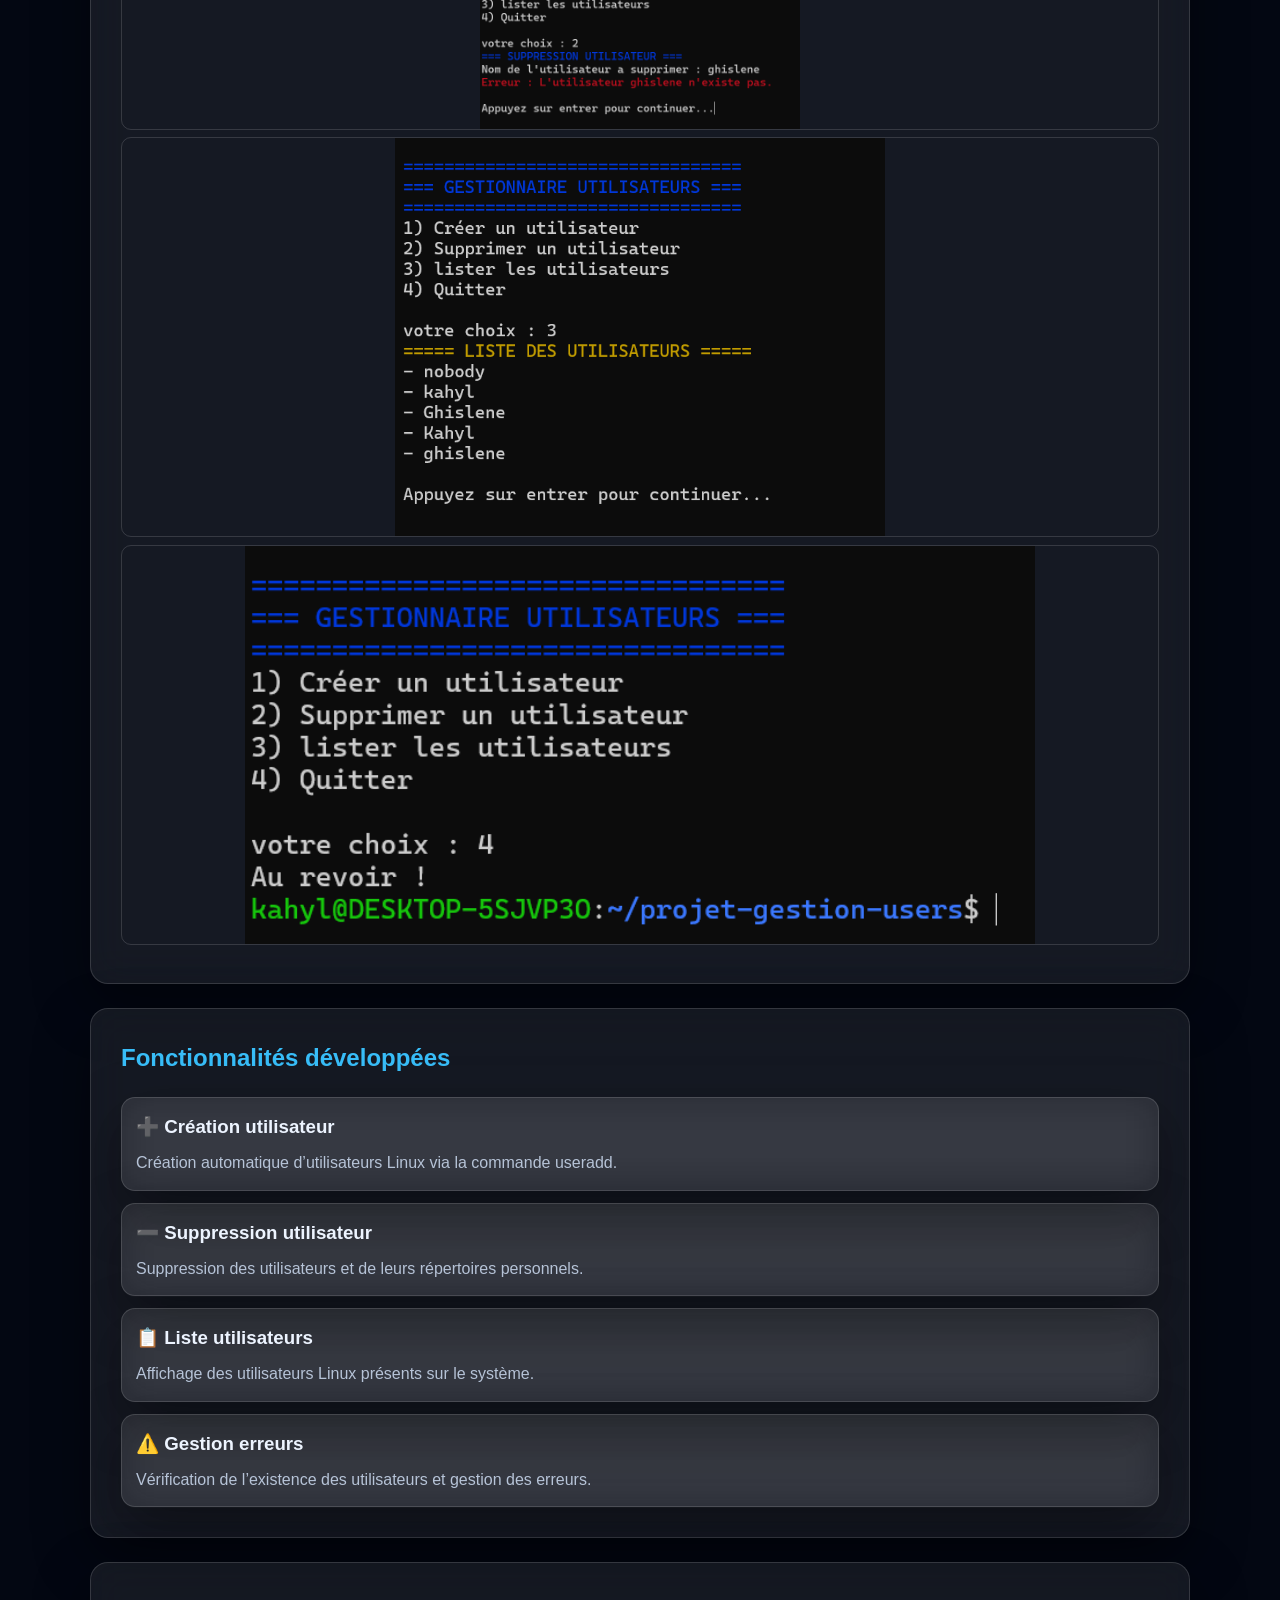
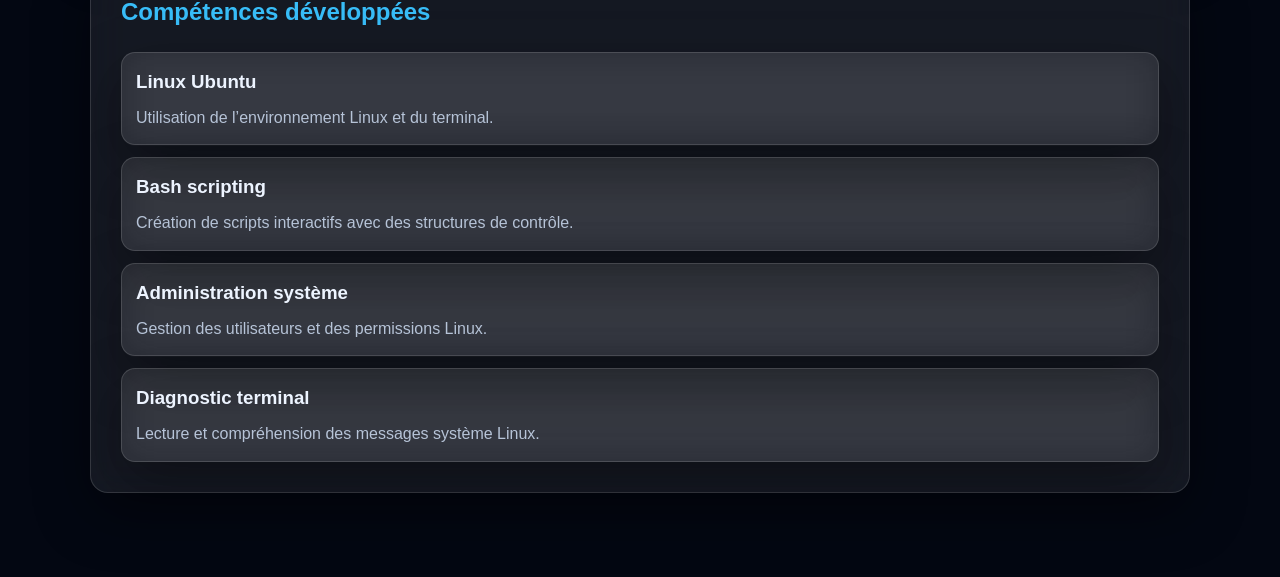
<file: gestion-users.html>
<!DOCTYPE html>
<html lang="fr">
<head>
  <meta charset="UTF-8">
  <meta name="viewport" content="width=device-width, initial-scale=1.0">

  <title>Projet Linux Bash — Gestionnaire Utilisateurs</title>

  <link rel="stylesheet" href="style.css">
</head>

<body>

<nav class="navbar">
  <div class="container nav-inner">

    <div class="logo">
      &lt;<span>PORTFOLIO-KAHYL_SALHI</span>/&gt;
    </div>

    <div class="nav-links">
      <a href="index.html#projects">
        ← Retour aux projets
      </a>
    </div>

  </div>
</nav>

<main class="container" style="padding: 60px 0;">

  <!-- PRESENTATION -->
  <div class="card reveal" style="padding: 30px; margin-bottom: 24px;">

    <div class="tags" style="margin-bottom: 16px;">
      <span class="tag">Linux</span>
      <span class="tag">Bash</span>
      <span class="tag">Administration</span>
      <span class="tag">Ubuntu</span>
      <span class="tag">Terminal</span>
    </div>

    <h1 style="margin-bottom: 16px;">
      Gestionnaire d’utilisateurs Linux en Bash
    </h1>

    <p style="line-height: 1.7; color: var(--muted);">

      Projet réalisé sous Linux Ubuntu consistant à développer un
      gestionnaire d’utilisateurs en ligne de commande avec Bash.

      L’objectif du projet était d’apprendre les bases de
      l’administration système Linux ainsi que le scripting Bash
      à travers la création d’un menu interactif permettant
      de créer, supprimer et lister des utilisateurs.

    </p>

  </div>

  <!-- OBJECTIFS -->
  <div class="card reveal" style="padding: 30px; margin-bottom: 24px;">

    <h2 style="margin-bottom: 18px; color: var(--primary);">
      Objectifs du projet
    </h2>

    <div class="about-list">

      <div class="about-item">
        <h3>🐧 Découverte Linux</h3>
        <p>
          Utilisation de l’environnement Ubuntu et des commandes Linux de base.
        </p>
      </div>

      <div class="about-item">
        <h3>⌨️ Scripting Bash</h3>
        <p>
          Création d’un script Bash interactif avec des fonctions,
          des boucles et des conditions.
        </p>
      </div>

      <div class="about-item">
        <h3>👤 Gestion utilisateurs</h3>
        <p>
          Mise en place de fonctionnalités de création,
          suppression et affichage d’utilisateurs Linux.
        </p>
      </div>

      <div class="about-item">
        <h3>🎨 Interface terminal</h3>
        <p>
          Amélioration du rendu terminal avec des couleurs
          et une interface plus lisible.
        </p>
      </div>

    </div>

  </div>

  <!-- SCRIPT -->
  <div class="card reveal" style="padding: 30px; margin-bottom: 24px;">

    <h2 style="margin-bottom: 20px; color: var(--primary);">
      Script Bash
    </h2>

    <p style="margin-bottom: 18px; color: var(--muted);">
      Développement du gestionnaire utilisateurs avec Bash sous Ubuntu.
    </p>

    <img
      src="images/bash-script.png"
      alt="Script Bash Linux"
      style="
        width: 100%; max-height: 400px; object-fit: contain; border-radius: 10px; border: 1px solid var(--border);
      "
    >
    <img
      src="images/bash-script2.png"
      alt="Script Bash Linux"
      style="
        width: 100%; max-height: 400px; object-fit: contain; border-radius: 10px; border: 1px solid var(--border);
      "
    >
    <img
      src="images/bash-script3.png"
      alt="Script Bash Linux"
      style="
        width: 100%; max-height: 400px; object-fit: contain; border-radius: 10px; border: 1px solid var(--border);
      "
    >

  </div>

  <!-- TERMINAL -->
  <div class="card reveal" style="padding: 30px; margin-bottom: 24px;">

    <h2 style="margin-bottom: 20px; color: var(--primary);">
      Exécution du programme
    </h2>

    <p style="margin-bottom: 18px; color: var(--muted);">
      Test du menu interactif dans le terminal Linux Ubuntu.
    </p>

    <img
      src="images/linux-crea.png"
      alt="Terminal Linux"
      style="
        width: 100%; max-height: 400px; object-fit: contain; border-radius: 10px; border: 1px solid var(--border);
      "
    >
    <img
      src="images/linux-sup.png"
      alt="Terminal Linux"
      style="
        width: 100%; max-height: 400px; object-fit: contain; border-radius: 10px; border: 1px solid var(--border);
      "
    >
    <img
      src="images/linux-liste.png"
      alt="Terminal Linux"
      style="
        width: 100%; max-height: 400px; object-fit: contain; border-radius: 10px; border: 1px solid var(--border);
      "
    >
    <img
      src="images/linux-quit.png"
      alt="Terminal Linux"
      style="
       width: 100%; max-height: 400px; object-fit: contain; border-radius: 10px; border: 1px solid var(--border);
      "
    >

  </div>

  <!-- FONCTIONNALITES -->
  <div class="card reveal" style="padding: 30px; margin-bottom: 24px;">

    <h2 style="margin-bottom: 20px; color: var(--primary);">
      Fonctionnalités développées
    </h2>

    <div class="about-list">

      <div class="about-item">
        <h3>➕ Création utilisateur</h3>
        <p>
          Création automatique d’utilisateurs Linux via la commande useradd.
        </p>
      </div>

      <div class="about-item">
        <h3>➖ Suppression utilisateur</h3>
        <p>
          Suppression des utilisateurs et de leurs répertoires personnels.
        </p>
      </div>

      <div class="about-item">
        <h3>📋 Liste utilisateurs</h3>
        <p>
          Affichage des utilisateurs Linux présents sur le système.
        </p>
      </div>

      <div class="about-item">
        <h3>⚠️ Gestion erreurs</h3>
        <p>
          Vérification de l’existence des utilisateurs et gestion des erreurs.
        </p>
      </div>

    </div>

  </div>

  <!-- COMPETENCES -->
  <div class="card reveal" style="padding: 30px; margin-bottom: 24px;">

    <h2 style="margin-bottom: 20px; color: var(--primary);">
      Compétences développées
    </h2>

    <div class="about-list">

      <div class="about-item">
        <h3>Linux Ubuntu</h3>
        <p>
          Utilisation de l’environnement Linux et du terminal.
        </p>
      </div>

      <div class="about-item">
        <h3>Bash scripting</h3>
        <p>
          Création de scripts interactifs avec des structures de contrôle.
        </p>
      </div>

      <div class="about-item">
        <h3>Administration système</h3>
        <p>
          Gestion des utilisateurs et des permissions Linux.
        </p>
      </div>

      <div class="about-item">
        <h3>Diagnostic terminal</h3>
        <p>
          Lecture et compréhension des messages système Linux.
        </p>
      </div>

    </div>

  </div>

</main>

<script>
document.querySelectorAll('.reveal').forEach((el) => {
  el.classList.add('visible');
});
</script>

</body>
</html>
</file>
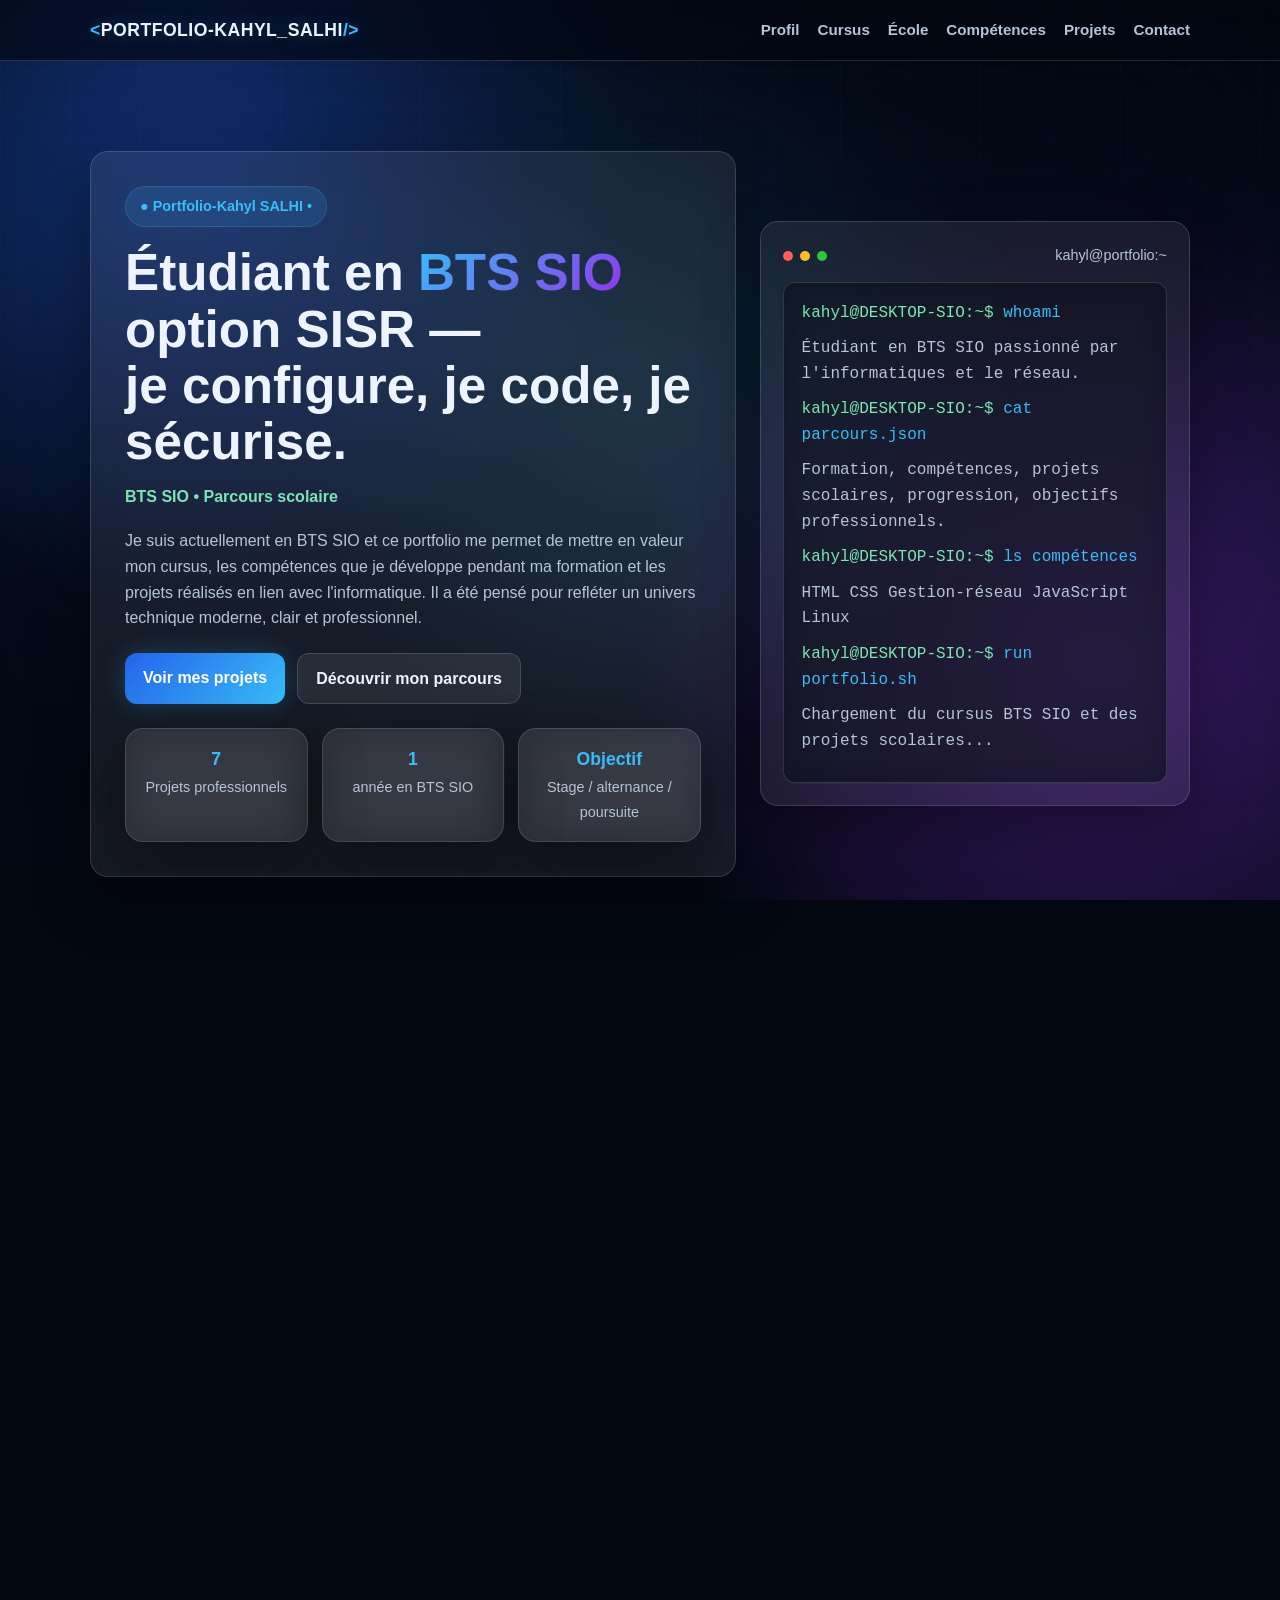
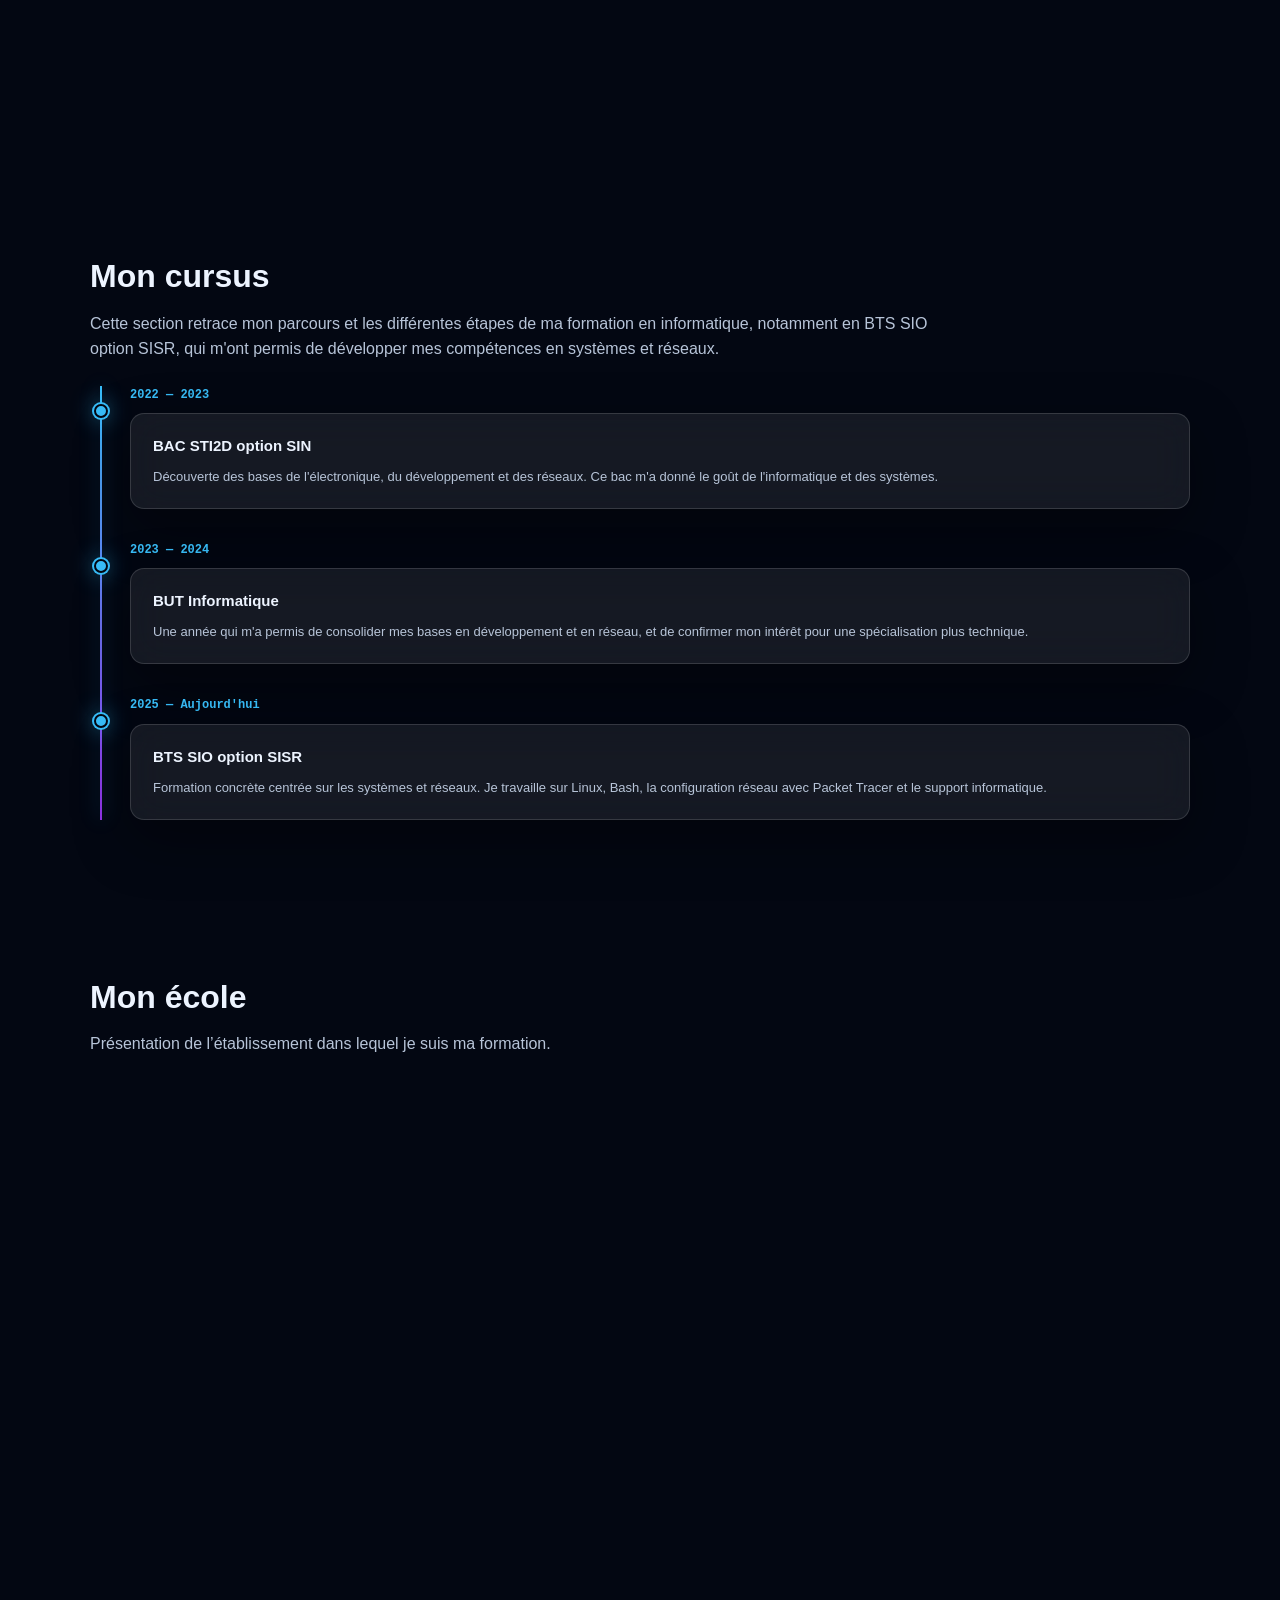
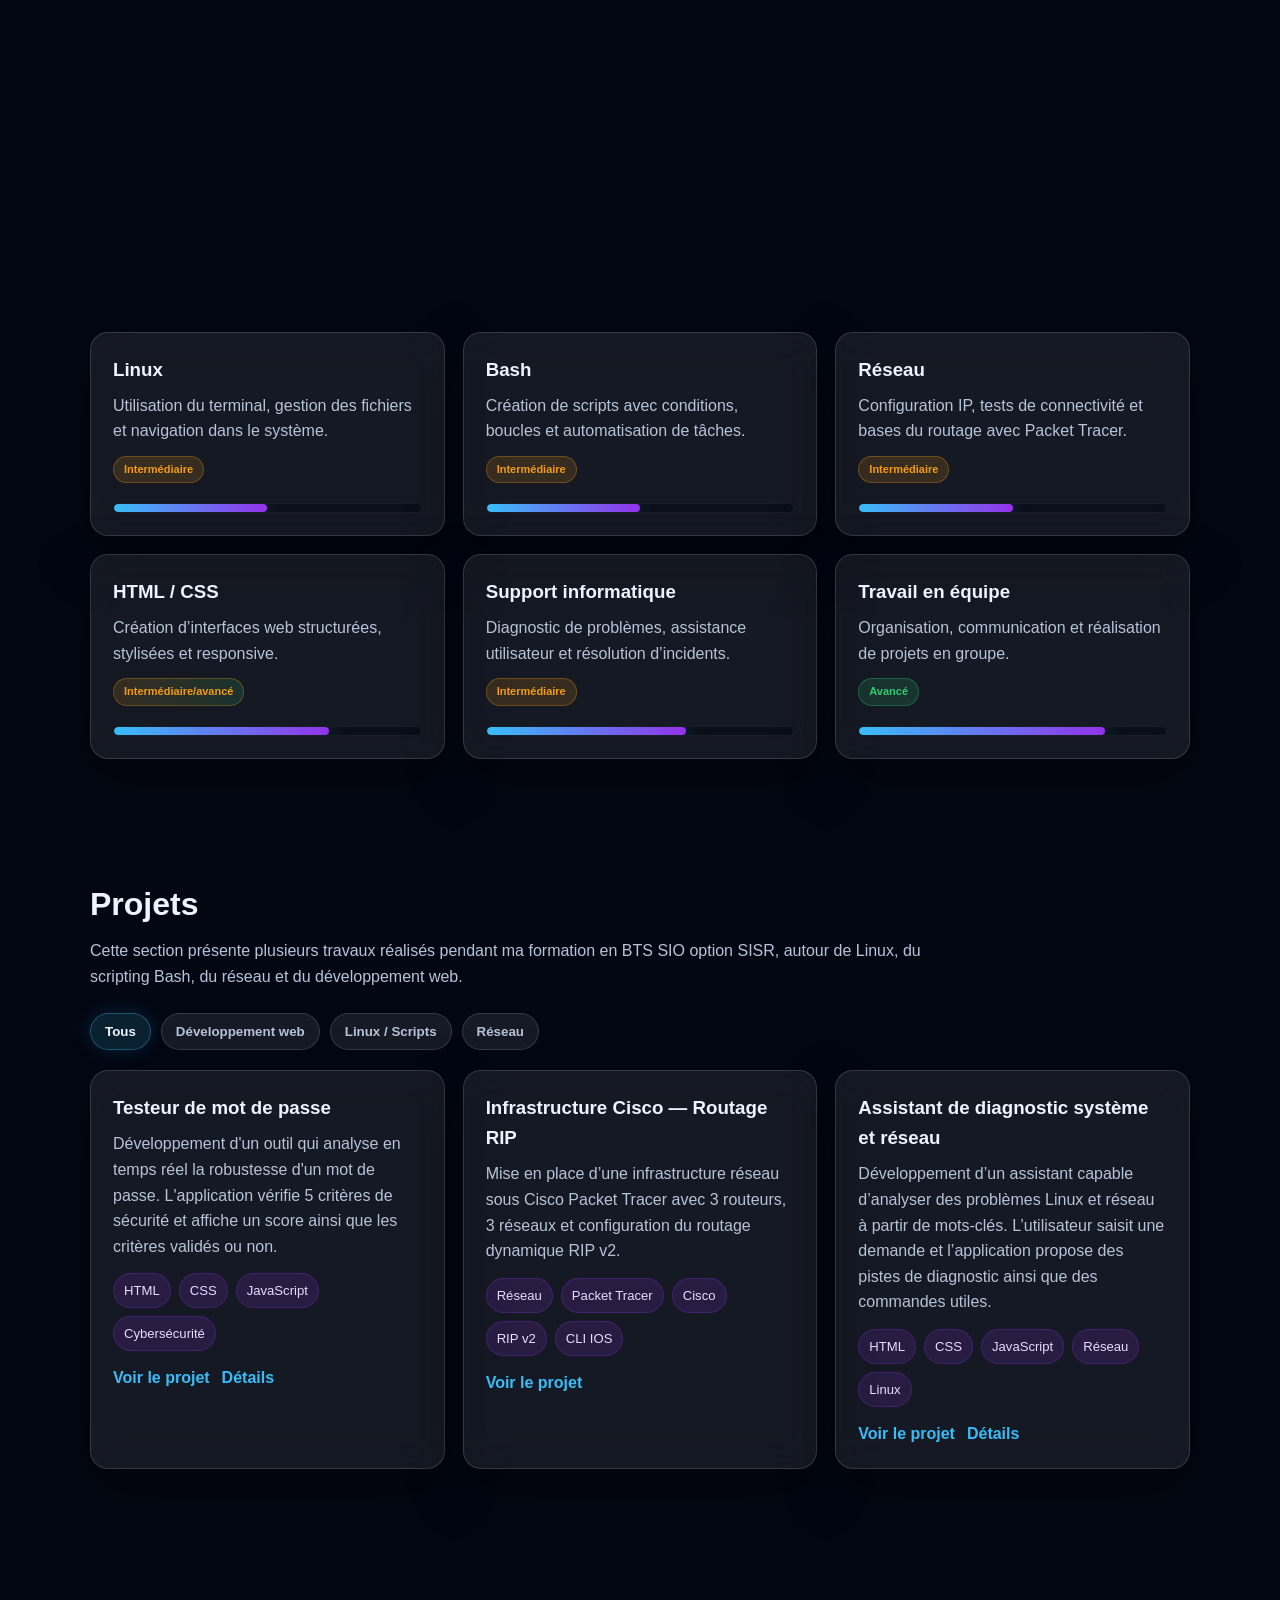
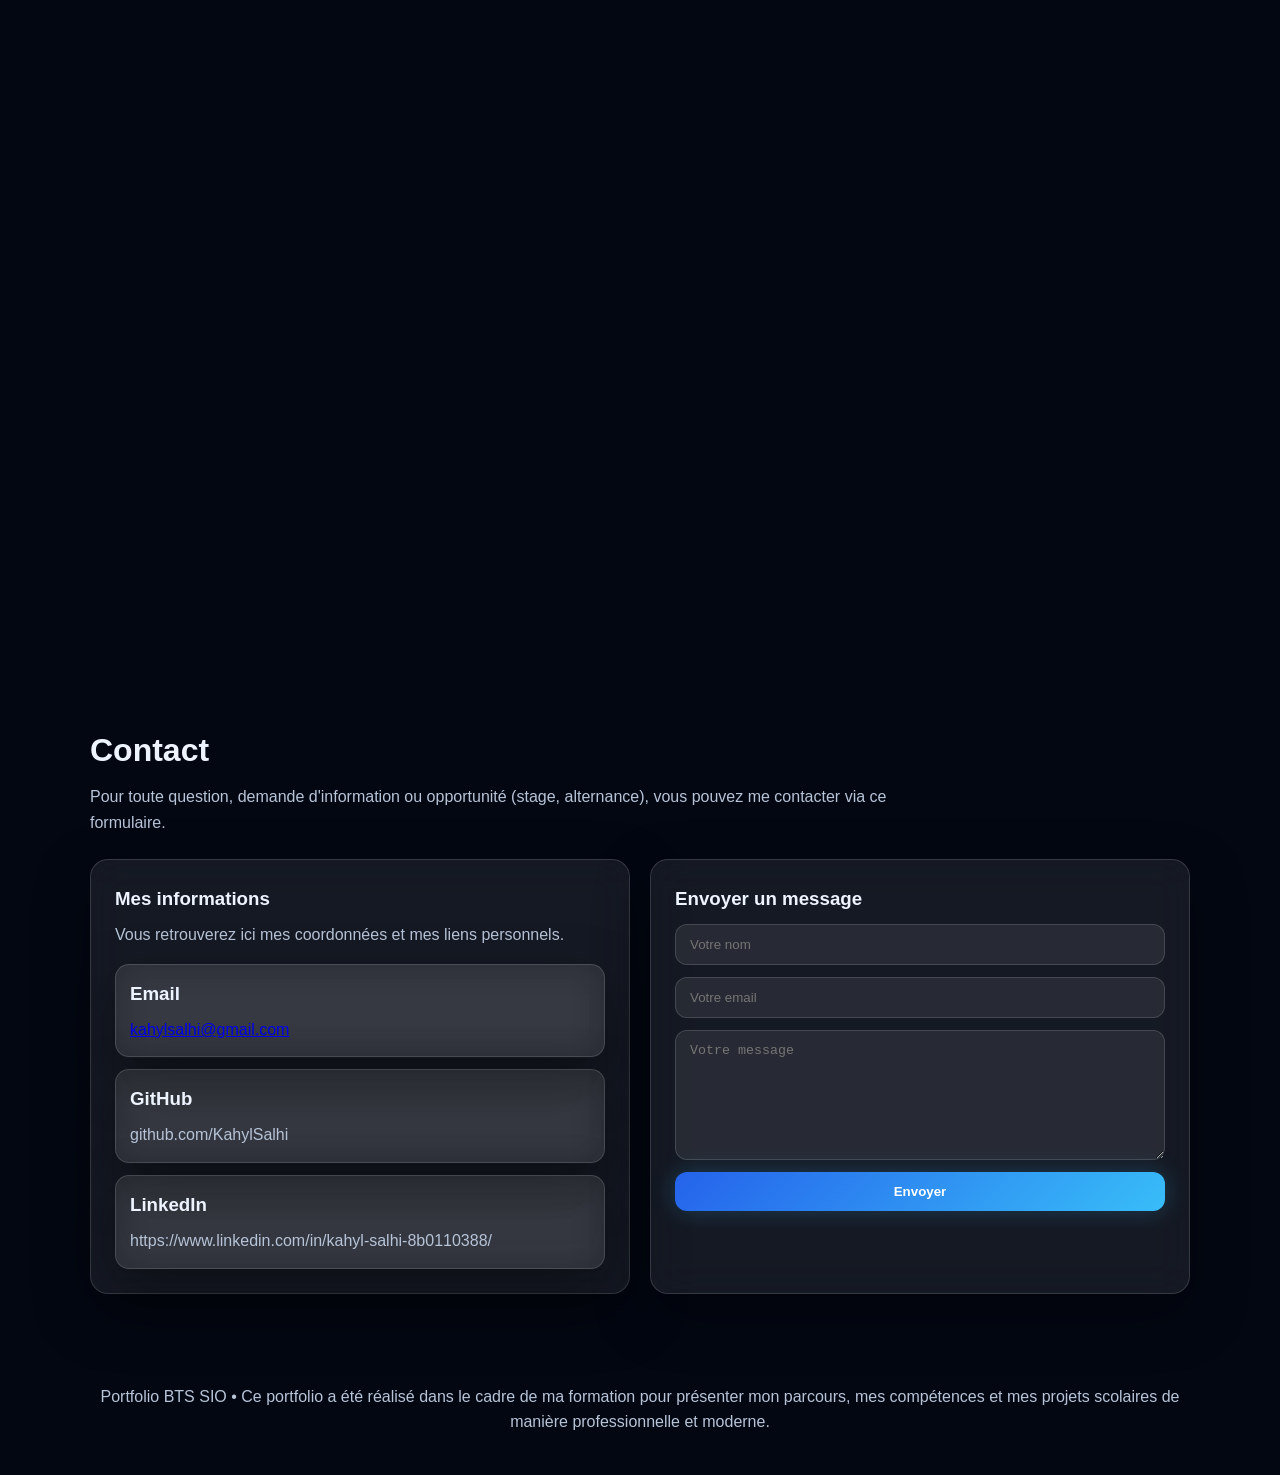
<file: portfolio.html>
<!DOCTYPE html>
<html lang="fr">
<head>
<meta charset="UTF-8" />
<meta name="viewport" content="width=device-width, initial-scale=1.0" />
<title>Portfolio BTS SIO | Étudiant en informatique</title>
<link rel="stylesheet" href="style.css">
</head>
<body>
<nav class="navbar">
<div class="container nav-inner">
<div class="logo">&lt;<span>PORTFOLIO-KAHYL_SALHI</span>/&gt;</div>
<div class="nav-links">
<a href="#about">Profil</a>
<a href="#timeline">Cursus</a>
<a href="#ecole">École</a>
<a href="#skills">Compétences</a>
<a href="#projects">Projets</a>
<a href="#contact">Contact</a>
</div>
</div>
</nav>

<header class="hero container">
<div class="hero-grid">
<div class="hero-text reveal">
<div class="badge">● Portfolio-Kahyl SALHI •</div>
<h1>Étudiant en <span class="gradient-text">BTS SIO</span> option SISR —</br>je configure, je code, je sécurise.</h1>
<div class="typing" id="typingText"></div>
<p class="lead">
Je suis actuellement en BTS SIO et ce portfolio me permet de mettre en valeur mon cursus, les compétences que je développe pendant ma formation et les projets réalisés en lien avec l'informatique. Il a été pensé pour refléter un univers technique moderne, clair et professionnel.
</p>
<div class="hero-actions">
<a href="#projects" class="btn btn-primary">Voir mes projets</a>
<a href="#timeline" class="btn btn-secondary">Découvrir mon parcours</a>
</div>
<div class="hero-stats">
<div class="stats-card">
<strong>7</strong>
<span>Projets professionnels</span>
</div>
<div class="stats-card">
<strong>1</strong>
<span>année en BTS SIO</span>
</div>
<div class="stats-card">
<strong>Objectif</strong>
<span>Stage / alternance / poursuite</span>
</div>
</div>
</div>

<div class="terminal reveal">
<div class="terminal-header">
<div class="terminal-dots"><span></span><span></span><span></span></div>
<div class="terminal-title">kahyl@portfolio:~</div>
        </div>
        <div class="terminal-body">
          <div class="line"><span class="prompt">kahyl@DESKTOP-SIO:~$</span> <span class="command">whoami</span></div>
          <div class="line output">Étudiant en BTS SIO passionné par l'informatiques et le réseau.</div>
          <div class="line"><span class="prompt">kahyl@DESKTOP-SIO:~$</span> <span class="command">cat parcours.json</span></div>
          <div class="line output">Formation, compétences, projets scolaires, progression, objectifs professionnels.</div>
          <div class="line"><span class="prompt">kahyl@DESKTOP-SIO:~$</span> <span class="command">ls compétences</span></div>
          <div class="line output">HTML CSS Gestion-réseau JavaScript Linux </div>
          <div class="line"><span class="prompt">kahyl@DESKTOP-SIO:~$</span> <span class="command">run portfolio.sh</span></div>
          <div class="line output" id="terminalDynamic">Chargement du cursus BTS SIO et des projets scolaires...</div>
</div>
</div>

</header>

<section id="about">
  <div class="container">
    <div class="section-head reveal">
      <div>
        <h2>Mon profil</h2>
        <p>Étudiant passionné par les systèmes, les réseaux et la cybersécurité.</p>
      </div>
    </div>

    <div class="about-grid">

      <div class="card reveal">
        <h3>Qui suis-je ?</h3>
        <p>
          Je m'appelle Kahyl Salhi, étudiant en BTS SIO option SISR au CFA INSTA.
          Passionné par l'informatique depuis le lycée, je me spécialise dans
          l'administration système, les réseaux et la cybersécurité.
          J'aime comprendre comment les systèmes fonctionnent et résoudre des
          problèmes techniques concrets.
        </p>
        <div class="about-list">
          <div class="about-item">
            <h3>🎓 Formation</h3>
            <p>BTS SIO option SISR — systèmes, réseaux et support informatique.
            Précédemment BAC STI2D option SIN et une année en BUT Informatique.</p>
          </div>
          <div class="about-item">
            <h3>📍 Localisation</h3>
            <p>Région parisienne — disponible pour un stage ou une alternance.</p>
          </div>
          <div class="about-item">
            <h3>🎯 Objectif</h3>
            <p>Décrocher un stage ou une alternance, puis poursuivre vers un Master
            spécialisé en Réseau et Cybersécurité.</p>
          </div>
        </div>
      </div>

      <div class="card reveal">
        <h3>Ce qui me motive</h3>
        <p>
          J'aime transformer un problème technique en solution concrète.
          Que ce soit configurer un réseau, écrire un script Bash ou développer
          un outil web, j'apprends en faisant et je progresse à chaque projet.
        </p>
        <div class="about-list">
          <div class="about-item">
            <h3>🛠 Outils et langages</h3>
            <p>Linux, Bash, HTML, CSS, JavaScript, Packet Tracer, WSL, VS Code.</p>
          </div>
          <div class="about-item">
            <h3>💡 Points forts</h3>
            <p>Curiosité technique, rigueur, autonomie et envie constante de progresser.</p>
          </div>
          <div class="about-item">
            <h3>🚀 Projet professionnel</h3>
            <p>Me spécialiser dans la cybersécurité et l'administration réseau
            après mon BTS, en poursuivant mes études jusqu'au niveau Master.</p>
          </div>
        </div>
      </div>

    </div>
  </div>
</section>

<section id="timeline">
<div class="container">
<div class="section-head reveal">
<div>
<h2>Mon cursus</h2>
<p>Cette section retrace mon parcours et les différentes étapes de ma formation en informatique, notamment en BTS SIO option SISR, qui m'ont permis de développer mes compétences en systèmes et réseaux.</p>
</div>
</div>
<div class="timeline-vertical">

  <div class="tl-item reveal">
    <div class="tl-point"></div>
    <div class="tl-date">2022 — 2023</div>
    <div class="tl-content">
      <h3>BAC STI2D option SIN</h3>
      <p>Découverte des bases de l'électronique, du développement et des réseaux. Ce bac m'a donné le goût de l'informatique et des systèmes.</p>
    </div>
  </div>

  <div class="tl-item reveal">
    <div class="tl-point"></div>
    <div class="tl-date">2023 — 2024</div>
    <div class="tl-content">
      <h3>BUT Informatique</h3>
      <p>Une année qui m'a permis de consolider mes bases en développement et en réseau, et de confirmer mon intérêt pour une spécialisation plus technique.</p>
    </div>
  </div>

  <div class="tl-item reveal">
    <div class="tl-point"></div>
    <div class="tl-date">2025 — Aujourd'hui</div>
    <div class="tl-content">
      <h3>BTS SIO option SISR</h3>
      <p>Formation concrète centrée sur les systèmes et réseaux. Je travaille sur Linux, Bash, la configuration réseau avec Packet Tracer et le support informatique.</p>
    </div>
  </div>

</div>
</section>

<section id="ecole">
  <div class="container">
    <div class="section-head reveal">
      <div>
        <h2>Mon école</h2>
        <p>Présentation de l’établissement dans lequel je suis ma formation.</p>
      </div>
    </div>

    <div class="ecole-container reveal">

      <!-- IMAGE -->
      <div class="ecole-img">
        <img src="images/ecole.jpg" alt="CFA INSTA">
      </div>

      <!-- TEXTE -->
      <div class="ecole-content">
        <h3>Mon école</h3>
        <p>
          Je suis étudiant en BTS SIO option SISR au CFA INSTA.
          Cette formation me permet d’apprendre l’administration système,
          les réseaux et le support informatique à travers des travaux pratiques.
        </p>

        <div class="about-list">
          <div class="about-item">
            <h3>CFA INSTA</h3>
            <p>Le CFA INSTA est un établissement spécialisé dans les métiers du numérique et de l’informatique.
          Il propose des formations professionnalisantes en alternance, reconnues pour leur approche concrète
          et leur lien avec les besoins des entreprises.</p>
          </div>

          <div class="about-item">
            <h3>Formations disponibles</h3>
            <p>L’établissement propose des cursus du Bac+2 au Bac+5 dans les domaines du développement,
              des systèmes et réseaux, de la cybersécurité, de la data et du management informatique.</p>
          </div>

          <div class="about-item">
            <h3>Approche pédagogique</h3>
            <p>Les formations reposent sur la pratique, les projets concrets et l’alternance afin de préparer
              les étudiants aux réalités du monde professionnel.</p>
          </div>
        </div>
      </div>

    </div>
  </div>
</section>

<section id="skills">
<div class="container">
<div class="section-head reveal">
<div>
<h2>Compétences</h2>
<p>Voici les compétence que j'ai pu acquérirs au cours de mon cursus.</p>
</div>
</div>
<div class="skills-grid">

  <div class="skill-card reveal">
    <h3>Linux</h3>
    <p>Utilisation du terminal, gestion des fichiers et navigation dans le système.</p>
        <span class="niveau intermediaire">Intermédiaire</span>
    <div class="progress"><span data-width="50%"></span></div>
  </div>

  <div class="skill-card reveal">
    <h3>Bash</h3>
    <p>Création de scripts avec conditions, boucles et automatisation de tâches.</p>
          <span class="niveau intermediaire">Intermédiaire</span>
    <div class="progress"><span data-width="50%"></span></div>
  </div>

  <div class="skill-card reveal">
    <h3>Réseau</h3>
    <p>Configuration IP, tests de connectivité et bases du routage avec Packet Tracer.</p>
          <span class="niveau intermediaire">Intermédiaire</span>
    <div class="progress"><span data-width="50%"></span></div>
  </div>

  <div class="skill-card reveal">
    <h3>HTML / CSS</h3>
    <p>Création d’interfaces web structurées, stylisées et responsive.</p>
          <span class="niveau inter-avan">Intermédiaire/avancé</span>
    <div class="progress"><span data-width="70%"></span></div>
  </div>

  <div class="skill-card reveal">
    <h3>Support informatique</h3>
    <p>Diagnostic de problèmes, assistance utilisateur et résolution d’incidents.</p>
          <span class="niveau intermediaire">Intermédiaire</span>
    <div class="progress"><span data-width="65%"></span></div>
  </div>

  <div class="skill-card reveal">
    <h3>Travail en équipe</h3>
    <p>Organisation, communication et réalisation de projets en groupe.</p>
          <span class="niveau avance">Avancé</span>
    <div class="progress"><span data-width="80%"></span></div>
  </div>

</div>
</div>
</section>

<section id="projects">
<div class="container">
<div class="section-head reveal">
<div>
<h2>Projets </h2>
<p>Cette section présente plusieurs travaux réalisés pendant ma formation en BTS SIO option SISR, autour de Linux, du scripting Bash, du réseau et du développement web.</p>
</div>
</div>

<div class="filter-bar reveal">
<button class="filter-btn active" data-filter="all">Tous</button>
<button class="filter-btn" data-filter="web">Développement web</button>
<button class="filter-btn" data-filter="app">Linux / Scripts</button>
<button class="filter-btn" data-filter="analyse">Réseau</button>
</div>

<div class="projects-grid">

<article class="project-card reveal" data-category="web">
  <h3>Testeur de mot de passe</h3>

  <p>
    Développement d'un outil qui analyse en temps réel la robustesse d'un mot de passe.
    L'application vérifie 5 critères de sécurité et affiche un score ainsi que les critères validés ou non.
  </p>

  <div class="tags">
    <span class="tag">HTML</span>
    <span class="tag">CSS</span>
    <span class="tag">JavaScript</span>
    <span class="tag">Cybersécurité</span>
  </div>

  <div class="project-links">
    <a href="https://kahylSalhi.github.io/Portfolio/testeur-mdp/test-mdp.html" target="_blank">Voir le projet</a>
    <a href="projet-testeur-mdp.html">Détails</a>
  </div>
</article>

<article class="project-card reveal" data-category="analyse">

  <h3>Infrastructure Cisco — Routage RIP</h3>

  <p>
    Mise en place d’une infrastructure réseau sous Cisco Packet Tracer
    avec 3 routeurs, 3 réseaux et configuration du routage dynamique RIP v2.
  </p>

  <div class="tags">
    <span class="tag">Réseau</span>
    <span class="tag">Packet Tracer</span>
    <span class="tag">Cisco</span>
    <span class="tag">RIP v2</span>
    <span class="tag">CLI IOS</span>
  </div>

  <div class="project-links">
    <a href="projet-cisco-rip.html" target="_blank">
      Voir le projet
    </a>
  </div>

</article>

<article class="project-card reveal" data-category="web">
  <h3>Assistant de diagnostic système et réseau</h3>

  <p>
    Développement d’un assistant capable d’analyser des problèmes Linux et réseau à partir de mots-clés.
    L’utilisateur saisit une demande et l’application propose des pistes de diagnostic ainsi que des commandes utiles.
  </p>

  <div class="tags">
    <span class="tag">HTML</span>
    <span class="tag">CSS</span>
    <span class="tag">JavaScript</span>
    <span class="tag">Réseau</span>
    <span class="tag">Linux</span>
  </div>

  <div class="project-links">
    <a href="https://kahylSalhi.github.io/Portfolio/assistant-ia.html" target="_blank">Voir le projet</a>
    <a href="assistant-diagnostic-detail.html">Détails</a>
  </div>
</article>

<article class="project-card reveal" data-category="app">

  <h3>Script de surveillance réseau</h3>

  <p>
    Script Bash permettant de surveiller plusieurs machines sur un réseau.
    Chaque machine est testée avec la commande ping et le résultat est affiché
    en couleur pour identifier rapidement les machines actives ou injoignables.
  </p>

  <div class="tags">
    <span class="tag">Linux</span>
    <span class="tag">Bash</span>
    <span class="tag">Réseau</span>
    <span class="tag">Monitoring</span>
  </div>

  <div class="project-links">
    <a href="projet-surveillance.html" target="_blank">Voir le projet</a>
  </div>

</article>
        
<article class="project-card reveal" data-category="app">
  <h3>Script de diagnostic Linux</h3>

  <p>
    Script Bash réalisé sous Linux via WSL permettant d'analyser automatiquement l'état 
        d'une machine : nom de la machine, adresses IP, connectivité réseau, utilisation 
        du disque, de la RAM et les processus actifs.
  </p>

  <div class="tags">
    <span class="tag">Linux</span>
    <span class="tag">Bash</span>
    <span class="tag">Réseau</span>
    <span class="tag">Système</span>
  </div>

  <div class="project-links">
    <a href="projet-linux.html" target="_blank">Voir le projet</a>
  </div>
</article>

<article class="project-card reveal" data-category="web">

  <h3>VigilFlow — SaaS de monitoring IT</h3>

  <p>
    Conception d’un dashboard SaaS permettant de surveiller des équipements informatiques,
    gérer leur statut, rechercher des machines, filtrer les incidents et afficher des statistiques dynamiques.
  </p>

  <div class="tags">
    <span class="tag">HTML</span>
    <span class="tag">CSS</span>
    <span class="tag">JavaScript</span>
    <span class="tag">SaaS</span>
    <span class="tag">Monitoring</span>
  </div>

  <div class="project-links">
    <a href="Saas-VigilFLOW/projet-vigilflow.html" target="_blank">Voir le projet</a>
  </div>

</article>

<article class="project-card reveal" data-category="app">
<h3>Développement de scripts Bash pour automatisation</h3>
<p>Création de scripts Bash permettant d’automatiser différentes tâches système. Utilisation de conditions, boucles et commandes Linux pour interagir avec l’utilisateur, vérifier des informations et manipuler des fichiers.</p>
<div class="tags">
<span class="tag">Bash</span>
<span class="tag">Automatisation</span>
<span class="tag">Scripting</span>
</div>
<div class="project-links">
<a href="gestion-users.html" target="_blank">Voir le projet</a>
</div>

</article>
        
</div>
</div>
</section>

<section id="contact">
<div class="container">
<div class="section-head reveal">
<div>
<h2>Contact</h2>
<p>Pour toute question, demande d'information ou opportunité (stage, alternance), vous pouvez me contacter via ce formulaire.</p>
</div>
</div>
<div class="contact-grid">
<div class="contact-card reveal">
<h3>Mes informations</h3>
<p>Vous retrouverez ici mes coordonnées et mes liens personnels.</p>
<div class="about-list">
<div class="about-item">
<h3>Email</h3>
<a href="mailto:kahylsalhi@gmail.com">
kahylsalhi@gmail.com
</a>
</div>
<div class="about-item">
<h3>GitHub</h3>
<p>github.com/KahylSalhi</p>
</div>
<div class="about-item">
<h3>LinkedIn</h3>
<p>https://www.linkedin.com/in/kahyl-salhi-8b0110388/</p>
</div>
</div>
</div>

<div class="contact-card reveal">
<h3>Envoyer un message</h3>
<form action="https://formsubmit.co/kahylsalhi@gmail.com" method="POST">
  <input type="hidden" name="_captcha" value="false">
  <input type="hidden" name="_subject" value="Nouveau message Portfolio BTS SIO">

  <input type="text" name="nom" placeholder="Votre nom" required>
  <input type="email" name="email" placeholder="Votre email" required>
  <textarea name="message" placeholder="Votre message" required></textarea>

  <button type="submit" class="btn btn-primary">Envoyer</button>
</form>
</div>
</div>
</div>
</section>

<footer>
<div class="container">
Portfolio BTS SIO • Ce portfolio a été réalisé dans le cadre de ma formation pour présenter mon parcours, mes compétences et mes projets scolaires de manière professionnelle et moderne.
</div>
</footer>

<script>
const typingText = document.getElementById('typingText');
const words = [
'BTS SIO • Parcours scolaire',
'Projets réalisés en formation',
'Compétences techniques en progression',
'Objectif : stage ou poursuite d\'études'
];

let wordIndex = 0;
let charIndex = 0;
let deleting = false;

function typeEffect() {
const current = words[wordIndex];
typingText.textContent = current.slice(0, charIndex);

if (!deleting && charIndex < current.length) {
charIndex++;
setTimeout(typeEffect, 70);
} else if (deleting && charIndex > 0) {
charIndex--;
setTimeout(typeEffect, 35);
} else {
deleting = !deleting;
if (!deleting) {
wordIndex = (wordIndex + 1) % words.length;
}
setTimeout(typeEffect, deleting ? 1000 : 250);
}
}
typeEffect();

const revealElements = document.querySelectorAll('.reveal');
const observer = new IntersectionObserver((entries) => {
entries.forEach((entry) => {
if (entry.isIntersecting) {
entry.target.classList.add('visible');
entry.target.querySelectorAll('.progress span').forEach((bar) => {
bar.style.width = bar.dataset.width;
});
}
});
}, { threshold: 0.15 });

revealElements.forEach((el) => observer.observe(el));

const filterButtons = document.querySelectorAll('.filter-btn');
const projects = document.querySelectorAll('.project-card');

filterButtons.forEach((button) => {
button.addEventListener('click', () => {
filterButtons.forEach((btn) => btn.classList.remove('active'));
button.classList.add('active');
const filter = button.dataset.filter;

projects.forEach((project) => {
const category = project.dataset.category;
if (filter === 'all' || category === filter) {
project.classList.remove('hidden');
} else {
project.classList.add('hidden');
}
});
});
});
  
</script>
</body>
</html>
</file>
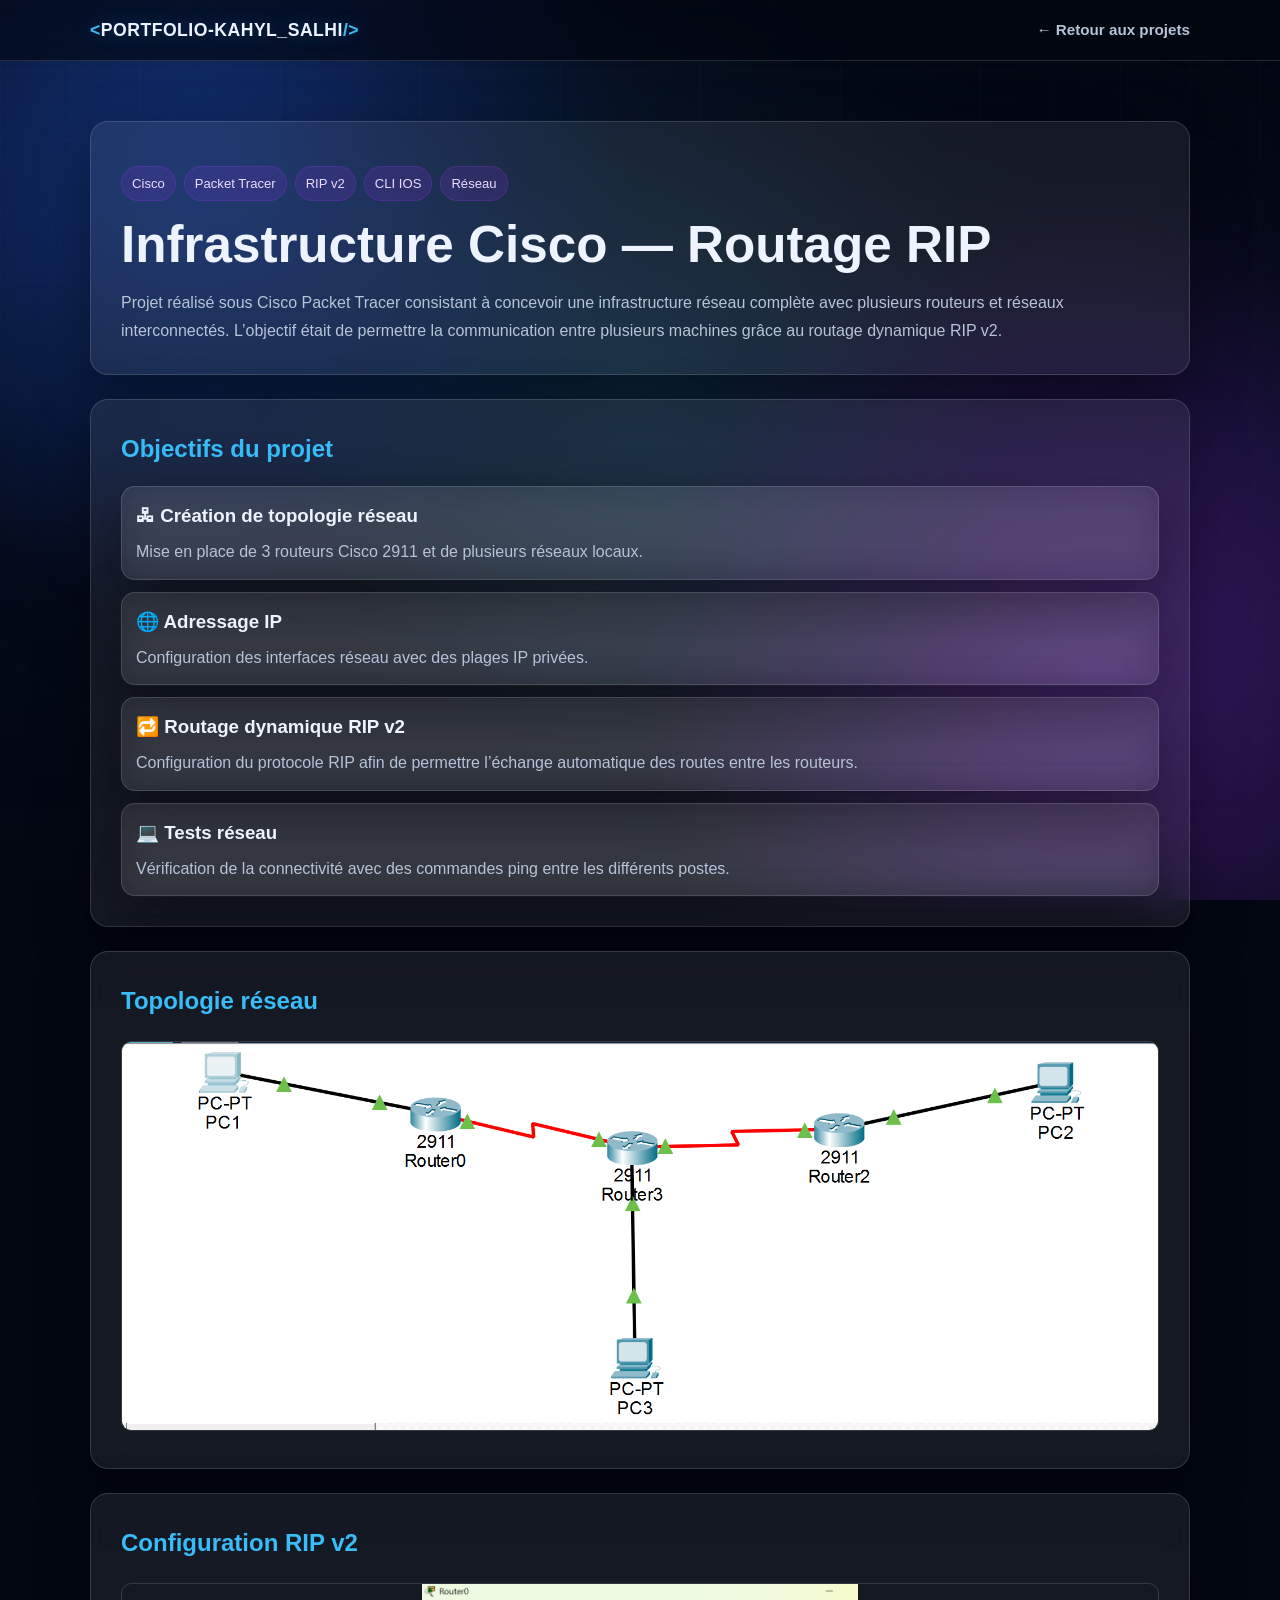
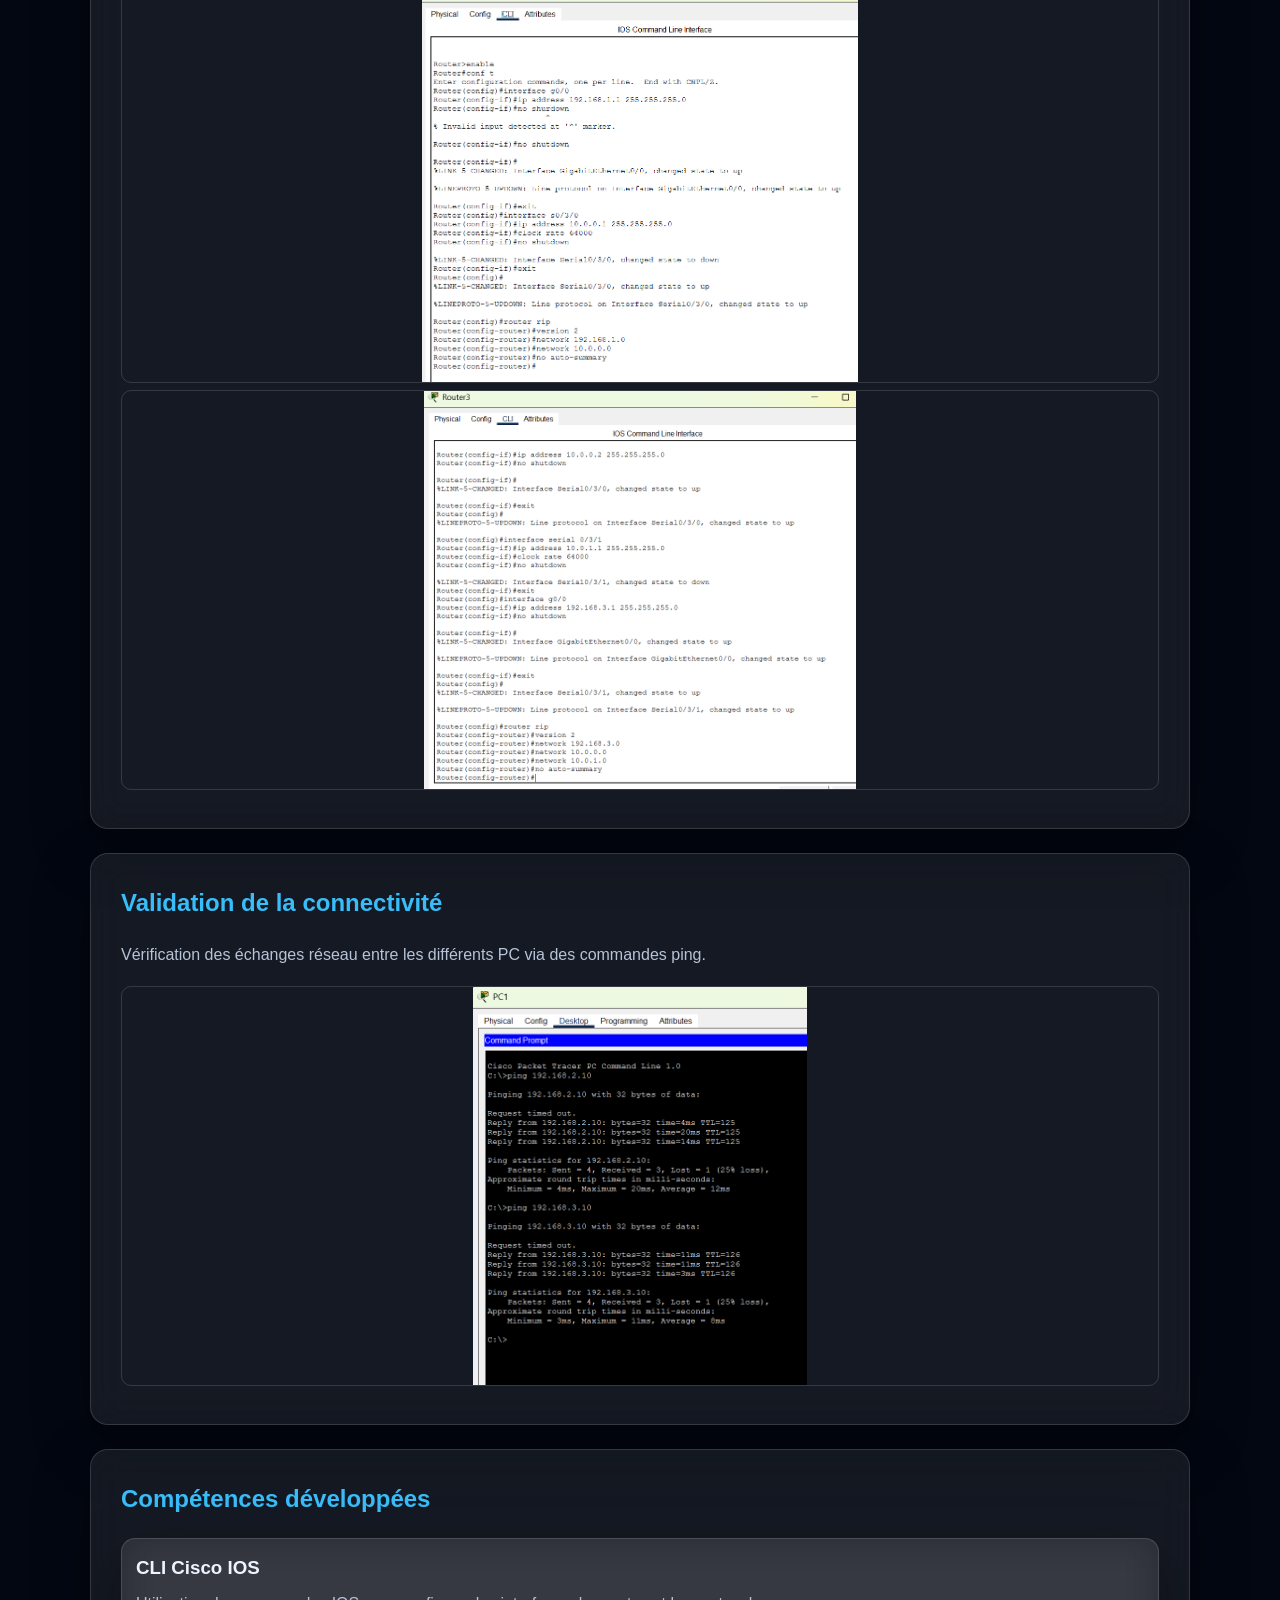
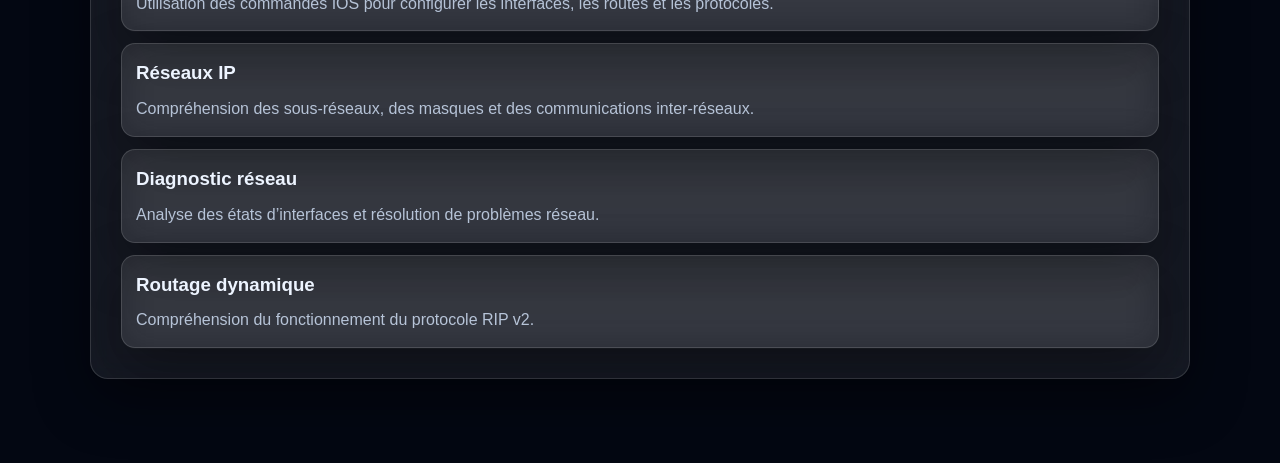
<file: projet-cisco-rip.html>
<!DOCTYPE html>
<html lang="fr">
<head>
  <meta charset="UTF-8">
  <meta name="viewport" content="width=device-width, initial-scale=1.0">
  <title>Projet Cisco RIP — Portfolio</title>

  <link rel="stylesheet" href="style.css">
</head>

<body>

<nav class="navbar">
  <div class="container nav-inner">

    <div class="logo">
      &lt;<span>PORTFOLIO-KAHYL_SALHI</span>/&gt;
    </div>

    <div class="nav-links">
      <a href="index.html#projects">
        ← Retour aux projets
      </a>
    </div>

  </div>
</nav>

<main class="container" style="padding: 60px 0;">

  <div class="card reveal" style="padding: 30px; margin-bottom: 24px;">

    <div class="tags" style="margin-bottom: 16px;">
      <span class="tag">Cisco</span>
      <span class="tag">Packet Tracer</span>
      <span class="tag">RIP v2</span>
      <span class="tag">CLI IOS</span>
      <span class="tag">Réseau</span>
    </div>

    <h1 style="margin-bottom: 16px;">
      Infrastructure Cisco — Routage RIP
    </h1>

    <p style="line-height: 1.7; color: var(--muted);">

      Projet réalisé sous Cisco Packet Tracer consistant à concevoir une
      infrastructure réseau complète avec plusieurs routeurs et réseaux
      interconnectés.

      L’objectif était de permettre la communication entre plusieurs
      machines grâce au routage dynamique RIP v2.

    </p>

  </div>

  <div class="card reveal" style="padding: 30px; margin-bottom: 24px;">

    <h2 style="margin-bottom: 18px; color: var(--primary);">
      Objectifs du projet
    </h2>

    <div class="about-list">

      <div class="about-item">
        <h3>🖧 Création de topologie réseau</h3>
        <p>
          Mise en place de 3 routeurs Cisco 2911 et de plusieurs réseaux locaux.
        </p>
      </div>

      <div class="about-item">
        <h3>🌐 Adressage IP</h3>
        <p>
          Configuration des interfaces réseau avec des plages IP privées.
        </p>
      </div>

      <div class="about-item">
        <h3>🔁 Routage dynamique RIP v2</h3>
        <p>
          Configuration du protocole RIP afin de permettre
          l’échange automatique des routes entre les routeurs.
        </p>
      </div>

      <div class="about-item">
        <h3>💻 Tests réseau</h3>
        <p>
          Vérification de la connectivité avec des commandes ping
          entre les différents postes.
        </p>
      </div>

    </div>

  </div>

  <div class="card reveal" style="padding: 30px; margin-bottom: 24px;">

    <h2 style="margin-bottom: 20px; color: var(--primary);">
      Topologie réseau
    </h2>

    <img
      src="images/topologie-cisco.png"
      alt="Topologie Cisco"
      style="
        width: 100%; max-height: 400px; object-fit: contain; border-radius: 10px; border: 1px solid var(--border);
        "
    >

  </div>

  <div class="card reveal" style="padding: 30px; margin-bottom: 24px;">

    <h2 style="margin-bottom: 20px; color: var(--primary);">
      Configuration RIP v2
    </h2>

    <img
      src="images/config-rip.png"
      alt="configuration RIPv2 PC1"
      style="
        width: 100%; max-height: 400px; object-fit: contain; border-radius: 10px; border: 1px solid var(--border);
        "
    >
    <img
      src="images/config-rip3.png"
      alt="configuration RIPv2 PC3"
      style="
        width: 100%; max-height: 400px; object-fit: contain; border-radius: 10px; border: 1px solid var(--border);
        "
    >


  </div>

  <div class="card reveal" style="padding: 30px; margin-bottom: 24px;">

    <h2 style="margin-bottom: 20px; color: var(--primary);">
      Validation de la connectivité
    </h2>

    <p style="margin-bottom: 18px; color: var(--muted);">
      Vérification des échanges réseau entre les différents PC via des commandes ping.
    </p>

    <img
      src="images/ping-cisco.png"
      alt="Ping Cisco"
      style="
        width: 100%; max-height: 400px; object-fit: contain; border-radius: 10px; border: 1px solid var(--border);
        "
    >

  </div>

  <div class="card reveal" style="padding: 30px; margin-bottom: 24px;">

    <h2 style="margin-bottom: 20px; color: var(--primary);">
      Compétences développées
    </h2>

    <div class="about-list">

      <div class="about-item">
        <h3>CLI Cisco IOS</h3>
        <p>
          Utilisation des commandes IOS pour configurer les interfaces,
          les routes et les protocoles.
        </p>
      </div>

      <div class="about-item">
        <h3>Réseaux IP</h3>
        <p>
          Compréhension des sous-réseaux, des masques et des communications inter-réseaux.
        </p>
      </div>

      <div class="about-item">
        <h3>Diagnostic réseau</h3>
        <p>
          Analyse des états d’interfaces et résolution de problèmes réseau.
        </p>
      </div>

      <div class="about-item">
        <h3>Routage dynamique</h3>
        <p>
          Compréhension du fonctionnement du protocole RIP v2.
        </p>
      </div>

    </div>

  </div>

</main>

<script>
document.querySelectorAll('.reveal').forEach((el) => {
  el.classList.add('visible');
});
</script>

</body>
</html>
</file>
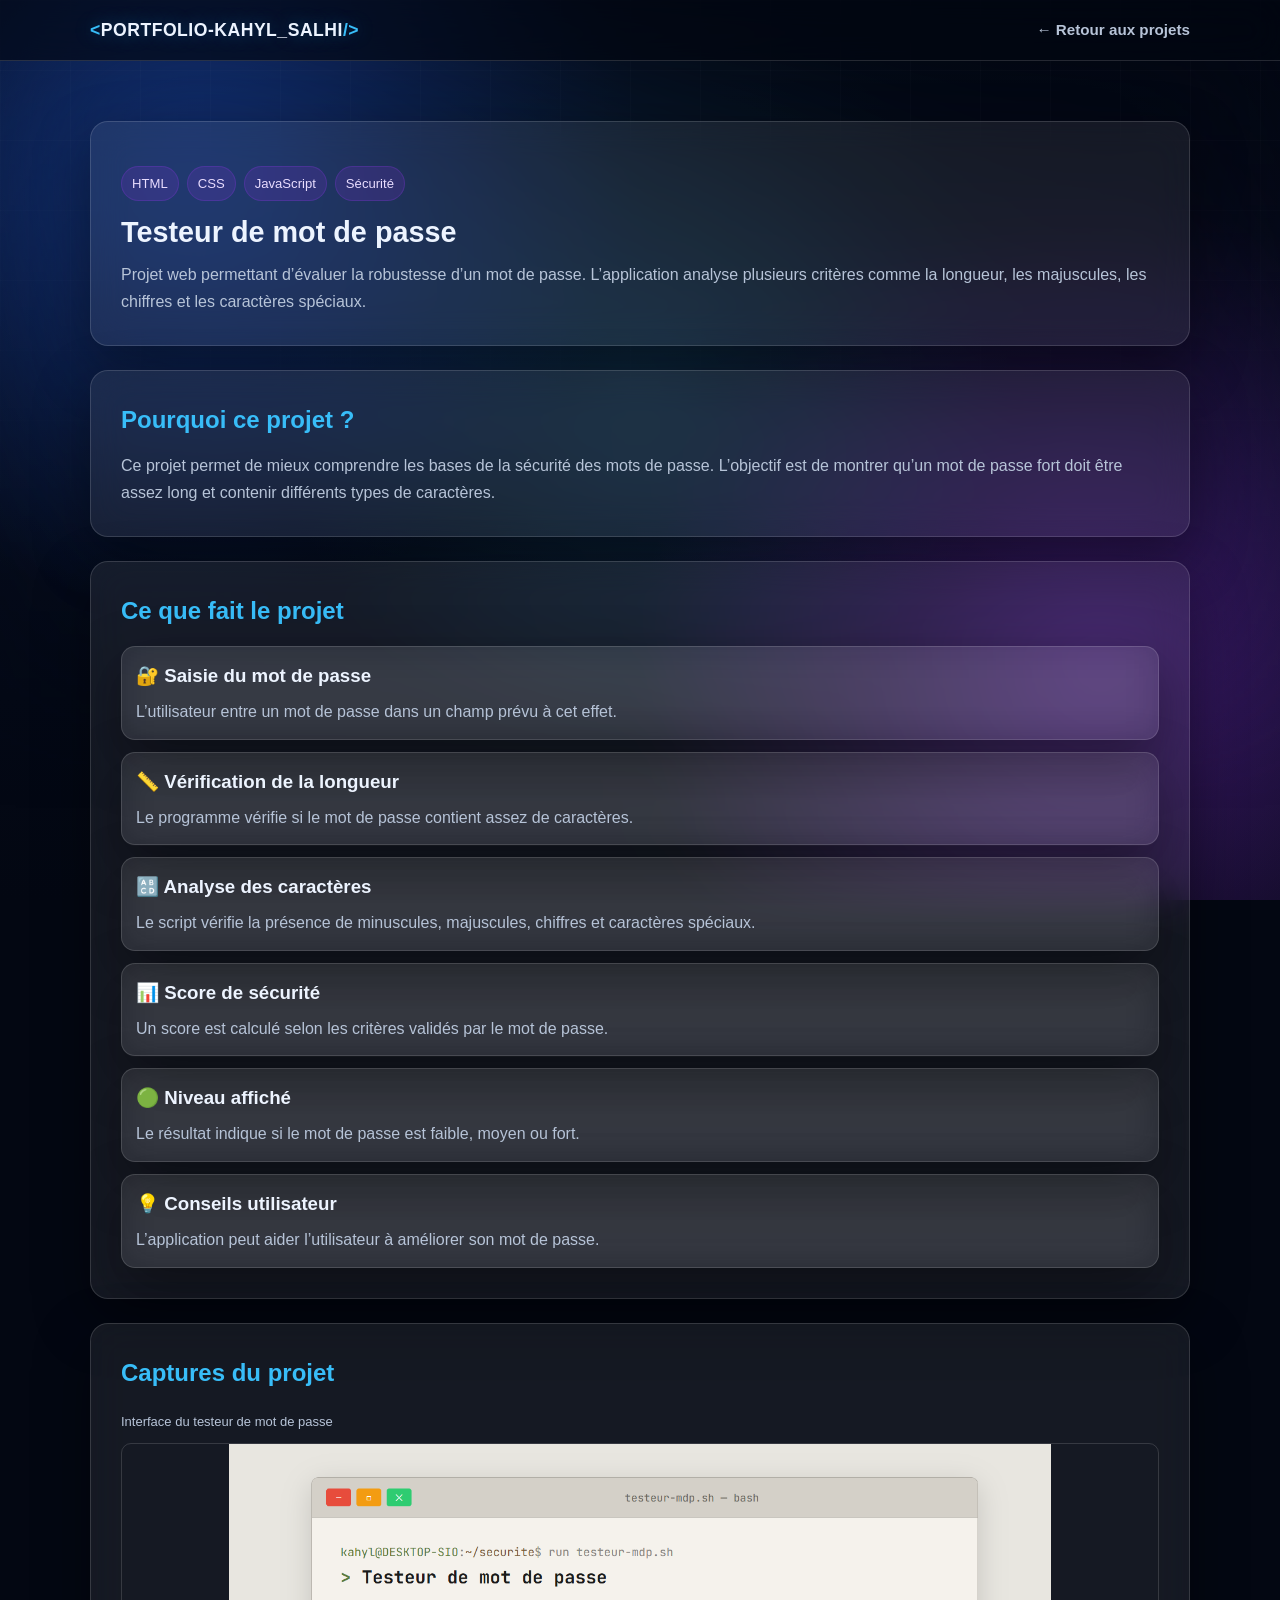
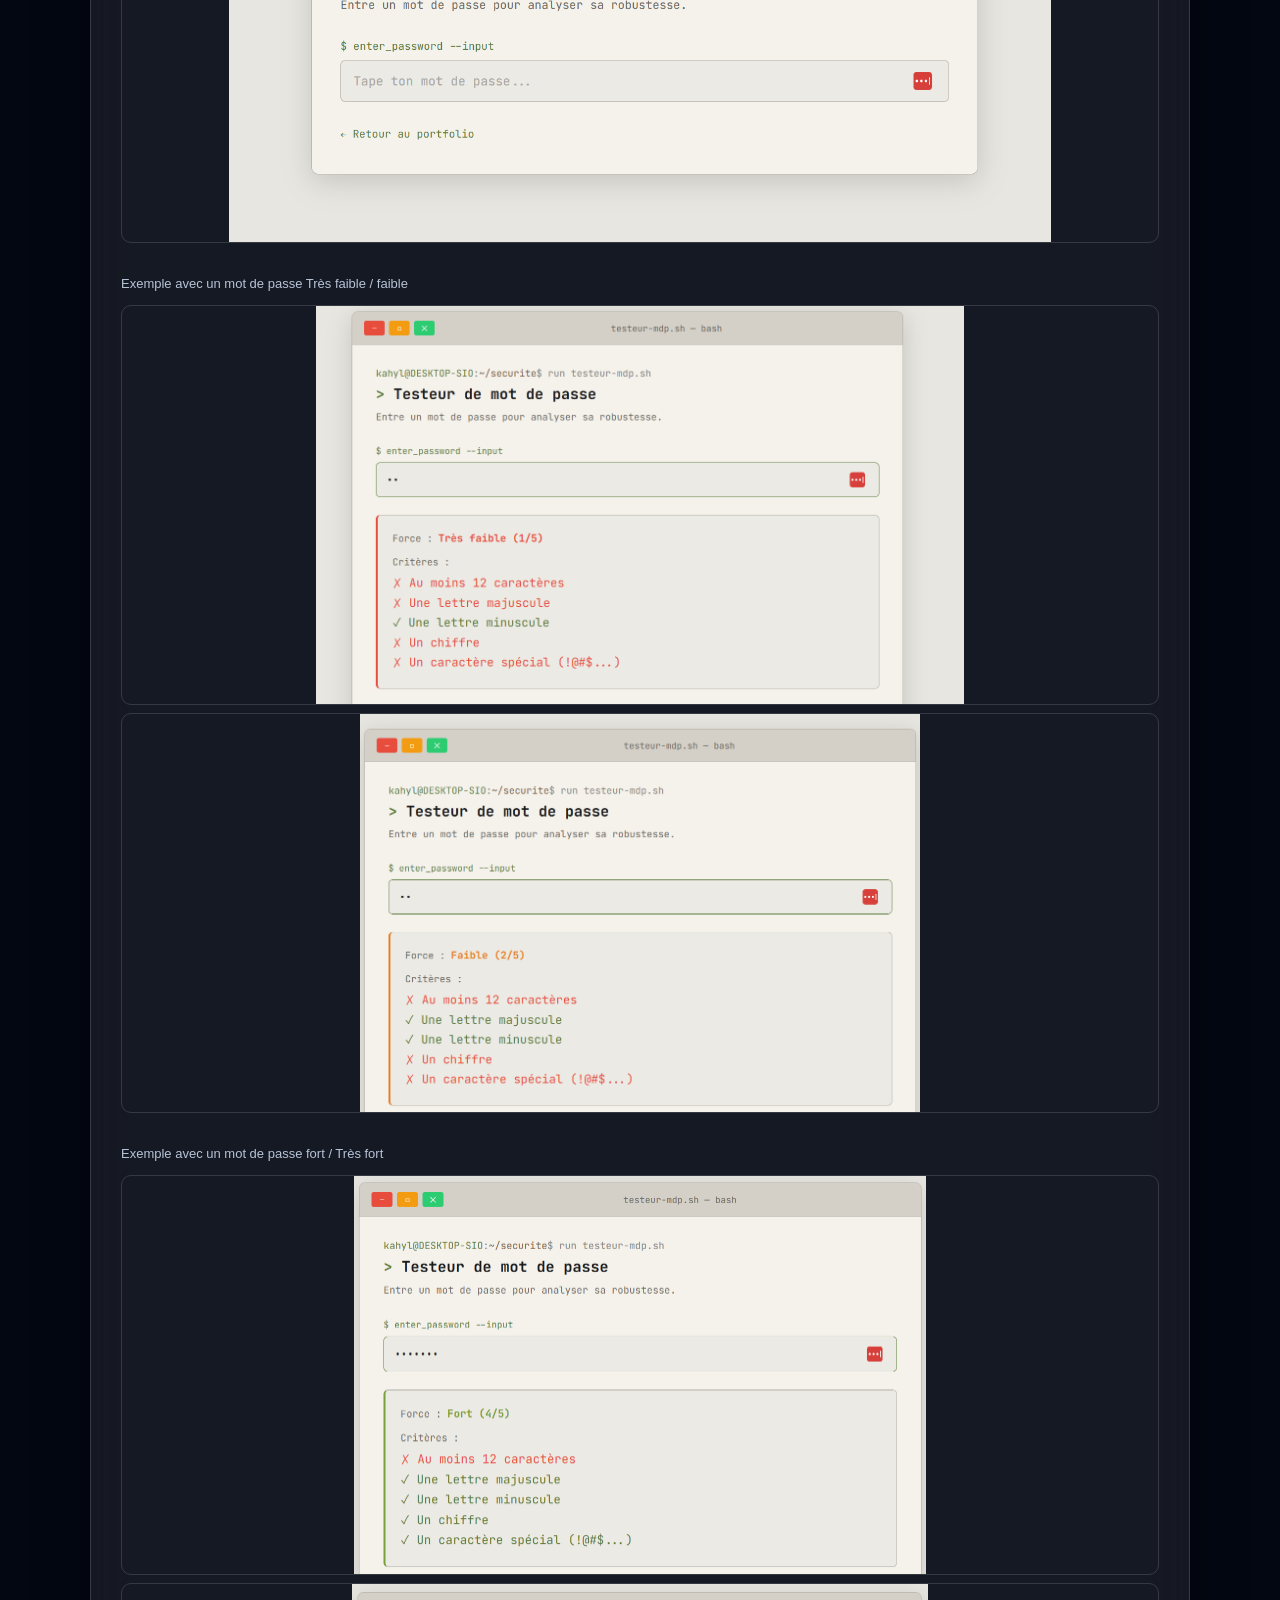
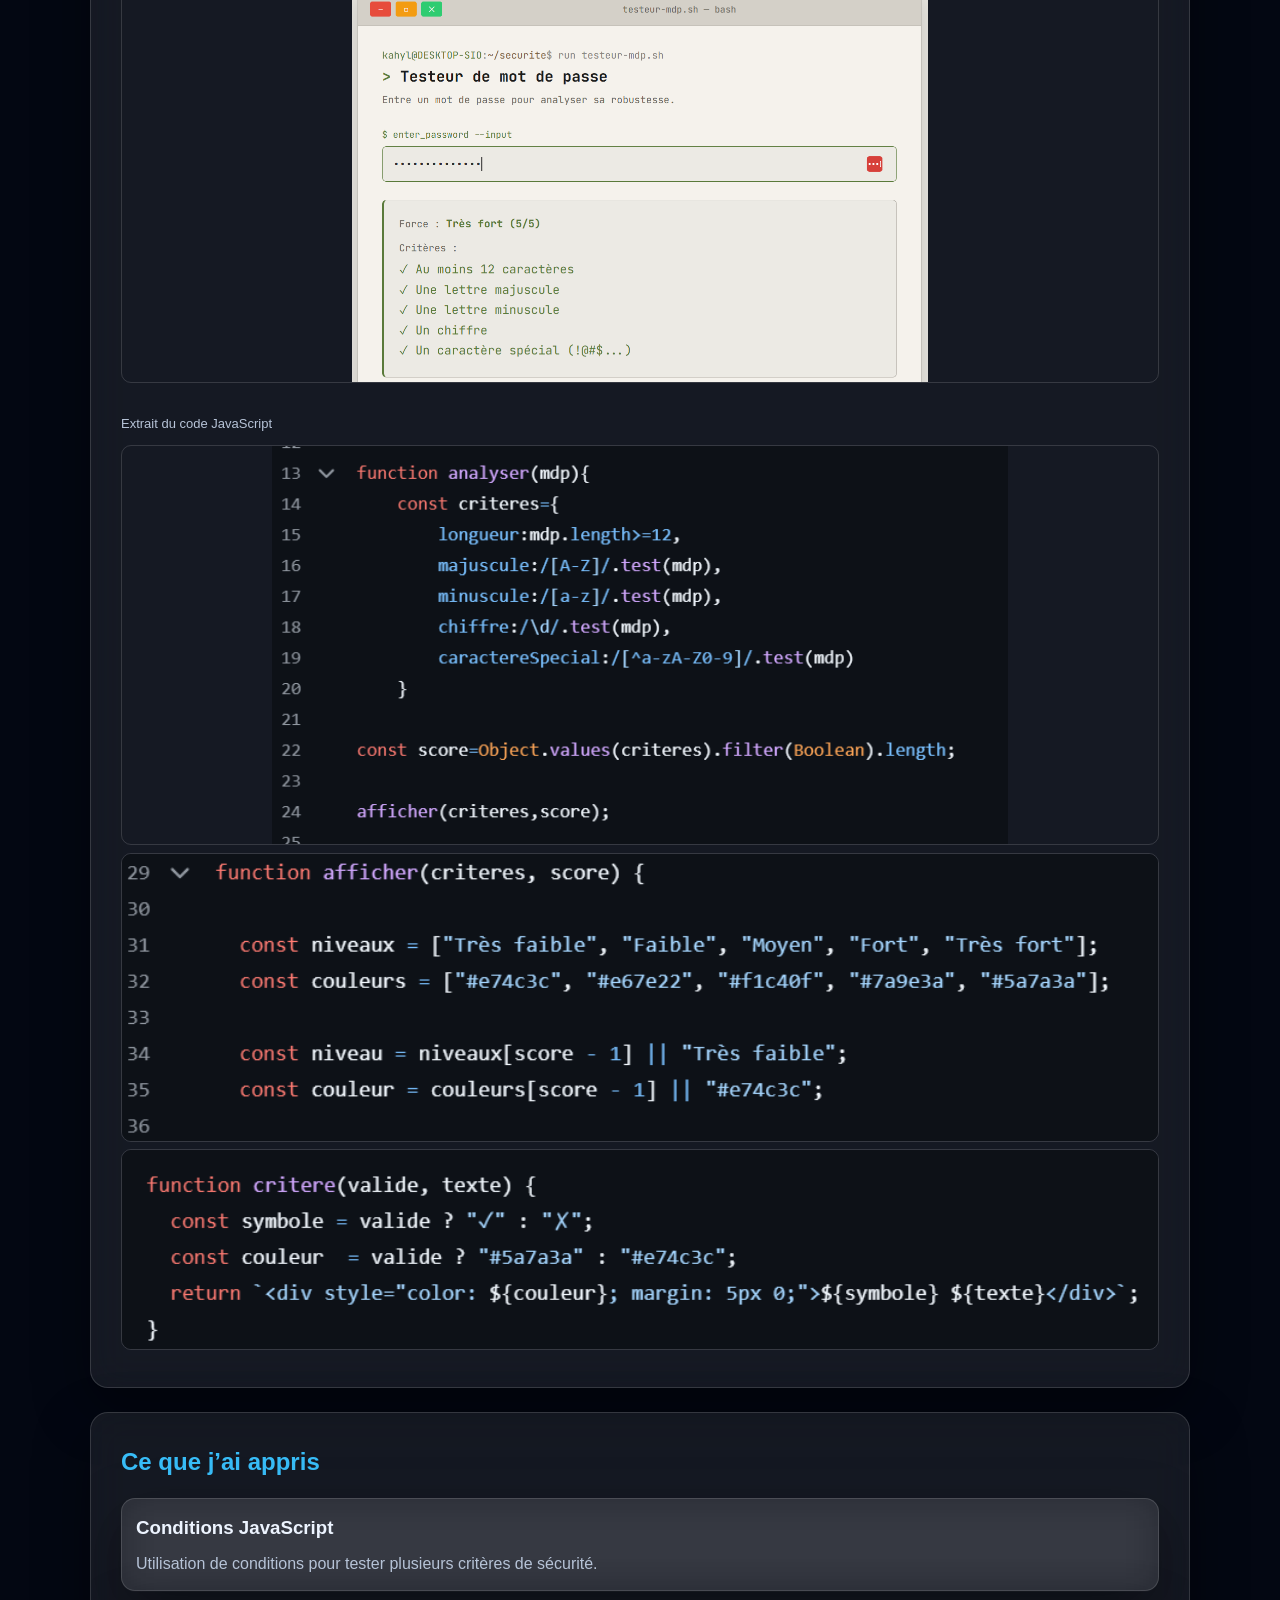
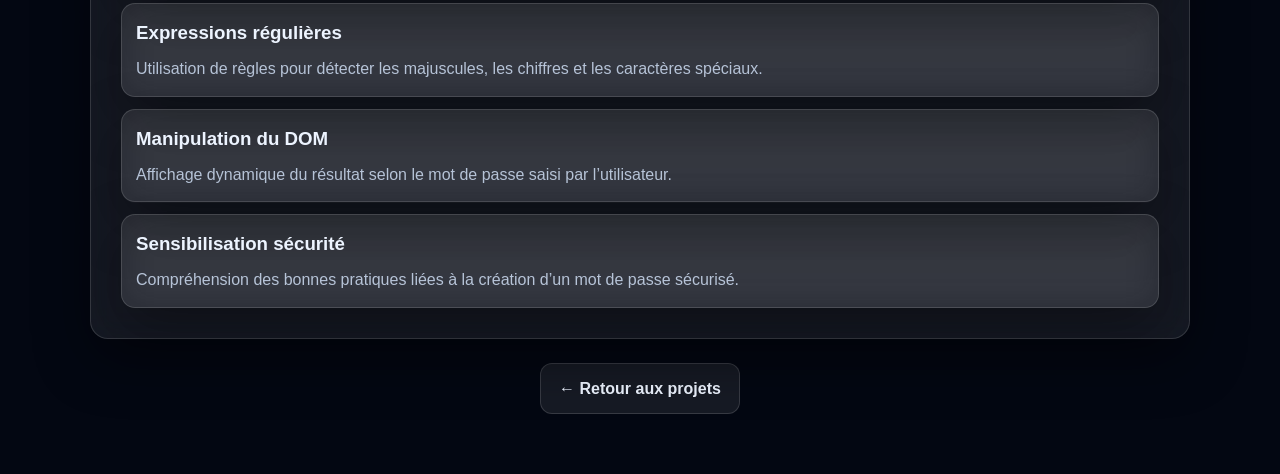
<file: projet-testeur-mdp.html>
<!DOCTYPE html>
<html lang="fr">
<head>
  <meta charset="UTF-8">
  <meta name="viewport" content="width=device-width, initial-scale=1.0">
  <title>Testeur de mot de passe — Portfolio Kahyl Salhi</title>
  <link rel="stylesheet" href="style.css">
</head>
<body>

  <nav class="navbar">
    <div class="container nav-inner">
      <div class="logo">&lt;<span>PORTFOLIO-KAHYL_SALHI</span>/&gt;</div>
      <div class="nav-links">
        <a href="index.html#projects">← Retour aux projets</a>
      </div>
    </div>
  </nav>

  <main class="container" style="padding: 60px 0;">

    <div class="card reveal" style="padding: 30px; margin-bottom: 24px;">
      <div class="tags" style="margin-bottom: 16px;">
        <span class="tag">HTML</span>
        <span class="tag">CSS</span>
        <span class="tag">JavaScript</span>
        <span class="tag">Sécurité</span>
      </div>
      <h1 style="font-size: 1.8rem; margin-bottom: 12px;">Testeur de mot de passe</h1>
      <p style="color: var(--muted); line-height: 1.7;">
        Projet web permettant d’évaluer la robustesse d’un mot de passe.
        L’application analyse plusieurs critères comme la longueur, les majuscules,
        les chiffres et les caractères spéciaux.
      </p>
    </div>

    <div class="card reveal" style="padding: 30px; margin-bottom: 24px;">
      <h2 style="margin-bottom: 12px; color: var(--primary);">Pourquoi ce projet ?</h2>
      <p style="color: var(--muted); line-height: 1.7;">
        Ce projet permet de mieux comprendre les bases de la sécurité des mots de passe.
        L’objectif est de montrer qu’un mot de passe fort doit être assez long et contenir
        différents types de caractères.
      </p>
    </div>

    <div class="card reveal" style="padding: 30px; margin-bottom: 24px;">
      <h2 style="margin-bottom: 16px; color: var(--primary);">Ce que fait le projet</h2>

      <div class="about-list">
        <div class="about-item">
          <h3>🔐 Saisie du mot de passe</h3>
          <p>L’utilisateur entre un mot de passe dans un champ prévu à cet effet.</p>
        </div>

        <div class="about-item">
          <h3>📏 Vérification de la longueur</h3>
          <p>Le programme vérifie si le mot de passe contient assez de caractères.</p>
        </div>

        <div class="about-item">
          <h3>🔠 Analyse des caractères</h3>
          <p>Le script vérifie la présence de minuscules, majuscules, chiffres et caractères spéciaux.</p>
        </div>

        <div class="about-item">
          <h3>📊 Score de sécurité</h3>
          <p>Un score est calculé selon les critères validés par le mot de passe.</p>
        </div>

        <div class="about-item">
          <h3>🟢 Niveau affiché</h3>
          <p>Le résultat indique si le mot de passe est faible, moyen ou fort.</p>
        </div>

        <div class="about-item">
          <h3>💡 Conseils utilisateur</h3>
          <p>L’application peut aider l’utilisateur à améliorer son mot de passe.</p>
        </div>
      </div>
    </div>

    <div class="card reveal" style="padding: 30px; margin-bottom: 24px;">
      <h2 style="margin-bottom: 20px; color: var(--primary);">Captures du projet</h2>

      <div style="margin-bottom: 24px;">
        <p style="color: var(--muted); font-size: 13px; margin-bottom: 10px;">Interface du testeur de mot de passe</p>
        <img src="images/projet-mdp-interface.png" alt="Interface du testeur de mot de passe"
          style="width: 100%; max-height: 400px; object-fit: contain; border-radius: 10px; border: 1px solid var(--border);">
      </div>

      <div style="margin-bottom: 24px;">
        <p style="color: var(--muted); font-size: 13px; margin-bottom: 10px;">Exemple avec un mot de passe Très faible / faible</p>
        <img src="images/projet-mdp-tresfaible.png" alt="Mot de passe Très faible"
          style="width: 100%; max-height: 400px; object-fit: contain; border-radius: 10px; border: 1px solid var(--border);">
        <img src="images/projet-mdp-faible.png" alt="Mot de passe faible"
          style="width: 100%; max-height: 400px; object-fit: contain; border-radius: 10px; border: 1px solid var(--border);">
      </div>

      <div style="margin-bottom: 24px;">
        <p style="color: var(--muted); font-size: 13px; margin-bottom: 10px;">Exemple avec un mot de passe fort / Très fort</p>
        <img src="images/projet-mdp-fort.png" alt="Mot de passe fort"
          style="width: 100%; max-height: 400px; object-fit: contain; border-radius: 10px; border: 1px solid var(--border);">
        <img src="images/projet-mdp-tresfort.png" alt="Mot de passe Très fort"
          style="width: 100%; max-height: 400px; object-fit: contain; border-radius: 10px; border: 1px solid var(--border);">
      </div>

      <div>
        <p style="color: var(--muted); font-size: 13px; margin-bottom: 10px;">Extrait du code JavaScript</p>
        <img src="images/projet-mdp-code.png" alt="Code JavaScript du testeur"
          style="width: 100%; max-height: 400px; object-fit: contain; border-radius: 10px; border: 1px solid var(--border);">
        <img src="images/projet-mdp-code1.png" alt="Code JavaScript du testeur"
          style="width: 100%; max-height: 400px; object-fit: contain; border-radius: 10px; border: 1px solid var(--border);">
        <img src="images/projet-mdp-code2.png" alt="Code JavaScript du testeur"
          style="width: 100%; max-height: 400px; object-fit: contain; border-radius: 10px; border: 1px solid var(--border);">
      </div>
    </div>

    <div class="card reveal" style="padding: 30px; margin-bottom: 24px;">
      <h2 style="margin-bottom: 16px; color: var(--primary);">Ce que j’ai appris</h2>

      <div class="about-list">
        <div class="about-item">
          <h3>Conditions JavaScript</h3>
          <p>Utilisation de conditions pour tester plusieurs critères de sécurité.</p>
        </div>

        <div class="about-item">
          <h3>Expressions régulières</h3>
          <p>Utilisation de règles pour détecter les majuscules, les chiffres et les caractères spéciaux.</p>
        </div>

        <div class="about-item">
          <h3>Manipulation du DOM</h3>
          <p>Affichage dynamique du résultat selon le mot de passe saisi par l’utilisateur.</p>
        </div>

        <div class="about-item">
          <h3>Sensibilisation sécurité</h3>
          <p>Compréhension des bonnes pratiques liées à la création d’un mot de passe sécurisé.</p>
        </div>
      </div>
    </div>

    <div style="text-align: center; margin-top: 10px;">
      <a href="index.html#projects" class="btn btn-secondary">← Retour aux projets</a>
    </div>

  </main>

  <script>
    const revealElements = document.querySelectorAll('.reveal');

    revealElements.forEach((el) => {
      el.classList.add('visible');
    });
  </script>

</body>
</html>
</file>
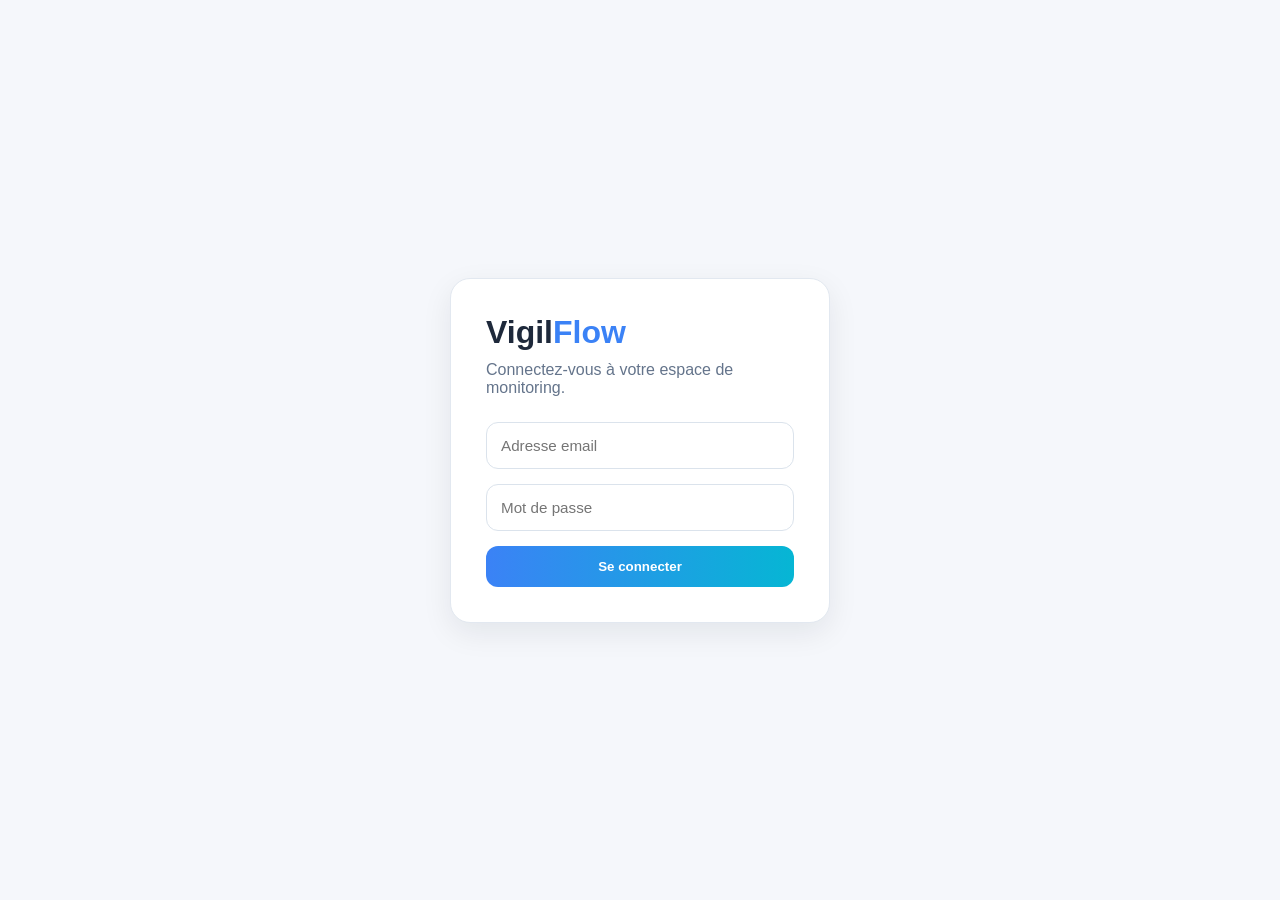
<file: Saas-VigilFLOW/login.html>
<!DOCTYPE html>
<html lang="fr">
<head>
  <meta charset="UTF-8">
  <title>Connexion — VigilFlow</title>
  <link rel="stylesheet" href="style.css">
</head>
<body class="login-page">

  <div class="login-card">
    <h1>Vigil<span>Flow</span></h1>
    <p>Connectez-vous à votre espace de monitoring.</p>

   <form id="loginForm">
  <input type="email" id="email" placeholder="Adresse email" required>
  <input type="password" id="password" placeholder="Mot de passe" required>
  <button class="btn" type="submit">Se connecter</button>
</form>

<script>
  const loginForm = document.getElementById("loginForm");

  loginForm.addEventListener("submit", function(e) {
    e.preventDefault();

    const email = document.getElementById("email").value;

    const user = {
      email: email,
      connected: true
    };

    localStorage.setItem("user", JSON.stringify(user));

    window.location.href = "index.html";
  });
</script>
    </div>

</body>
</html>
</file>
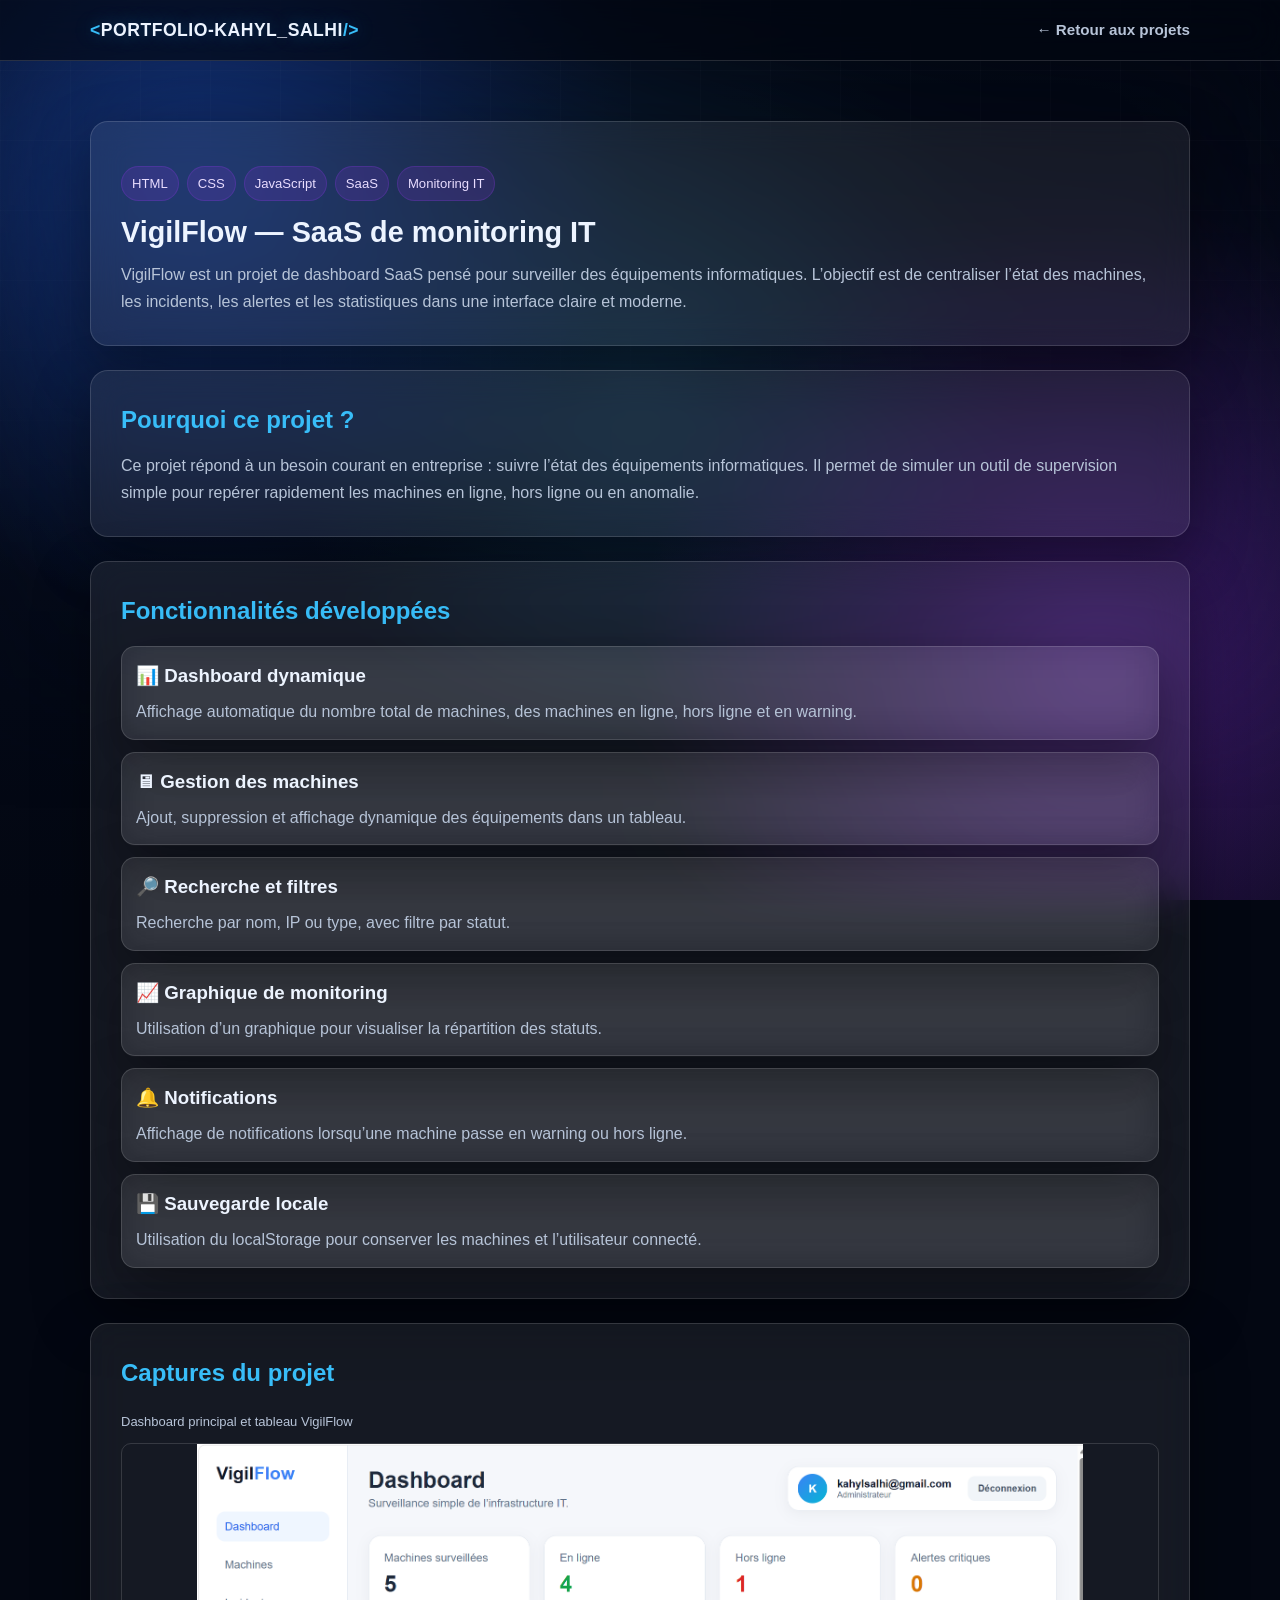
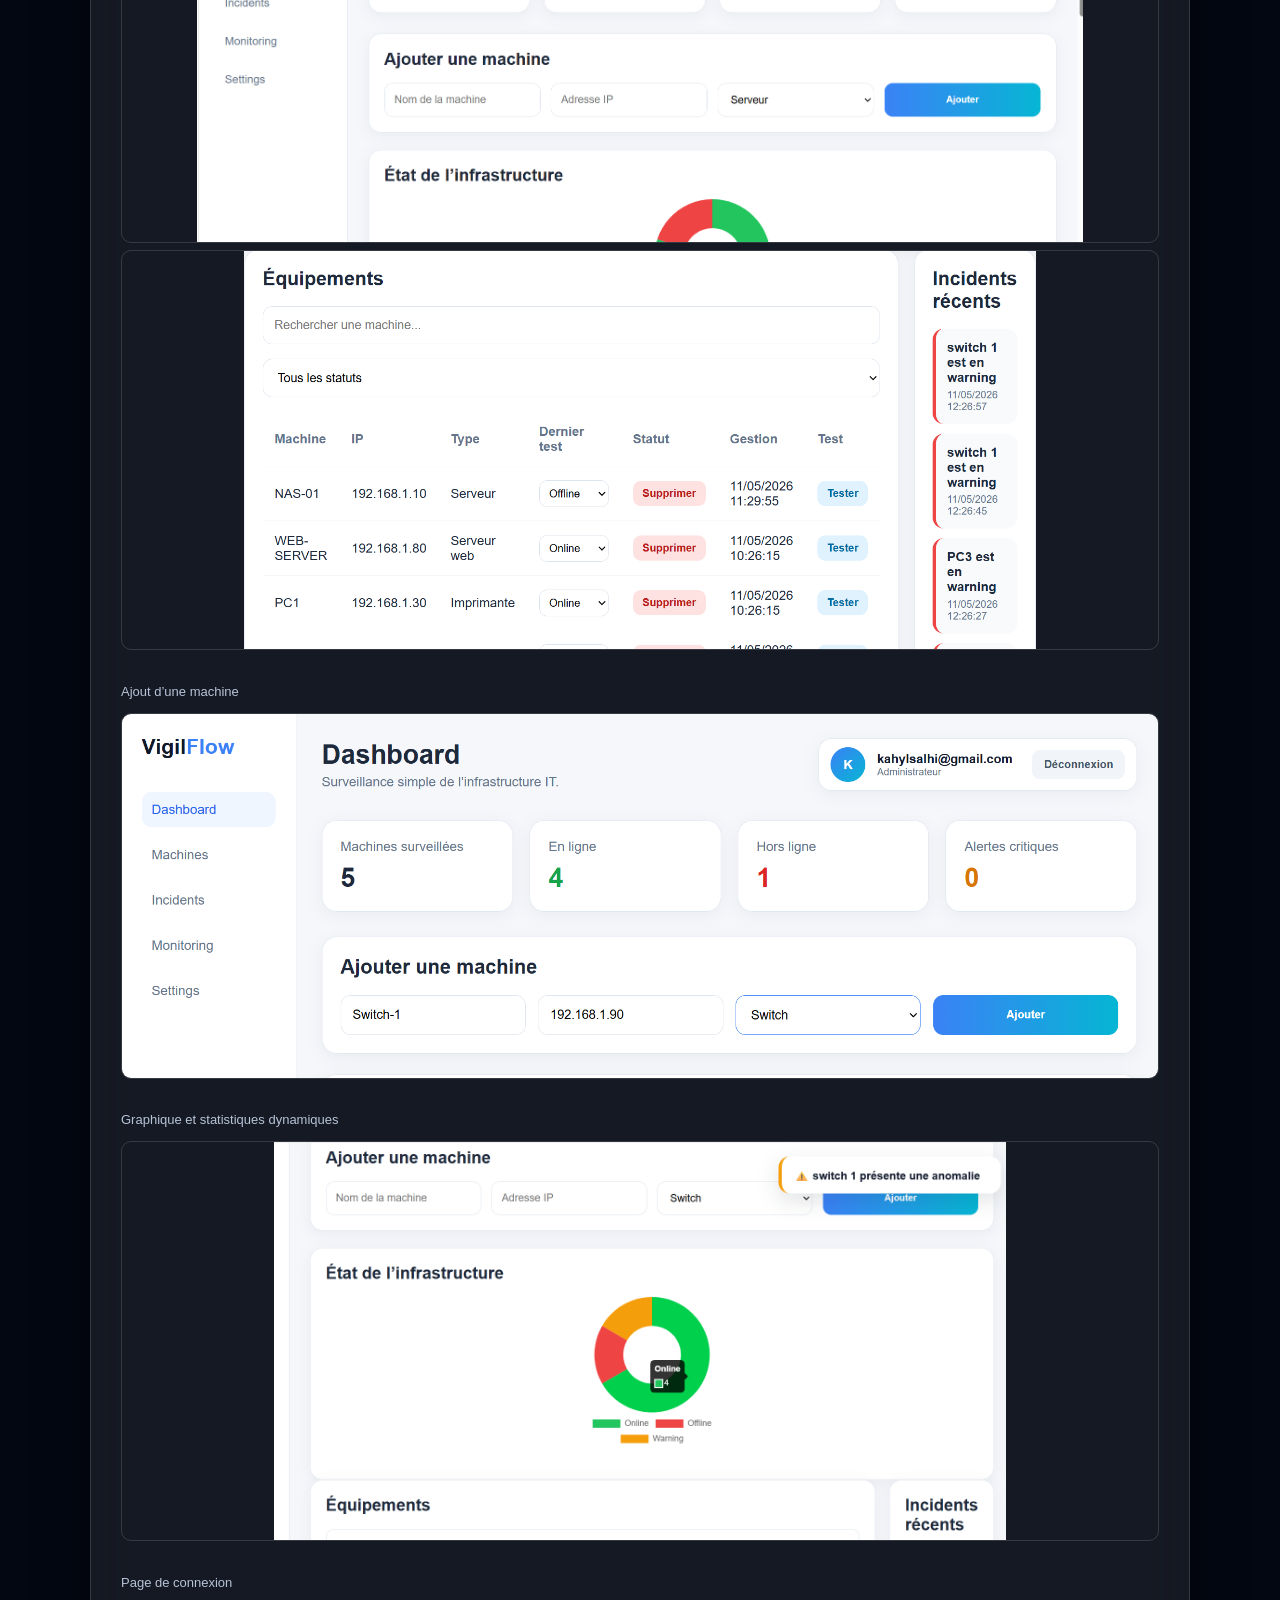
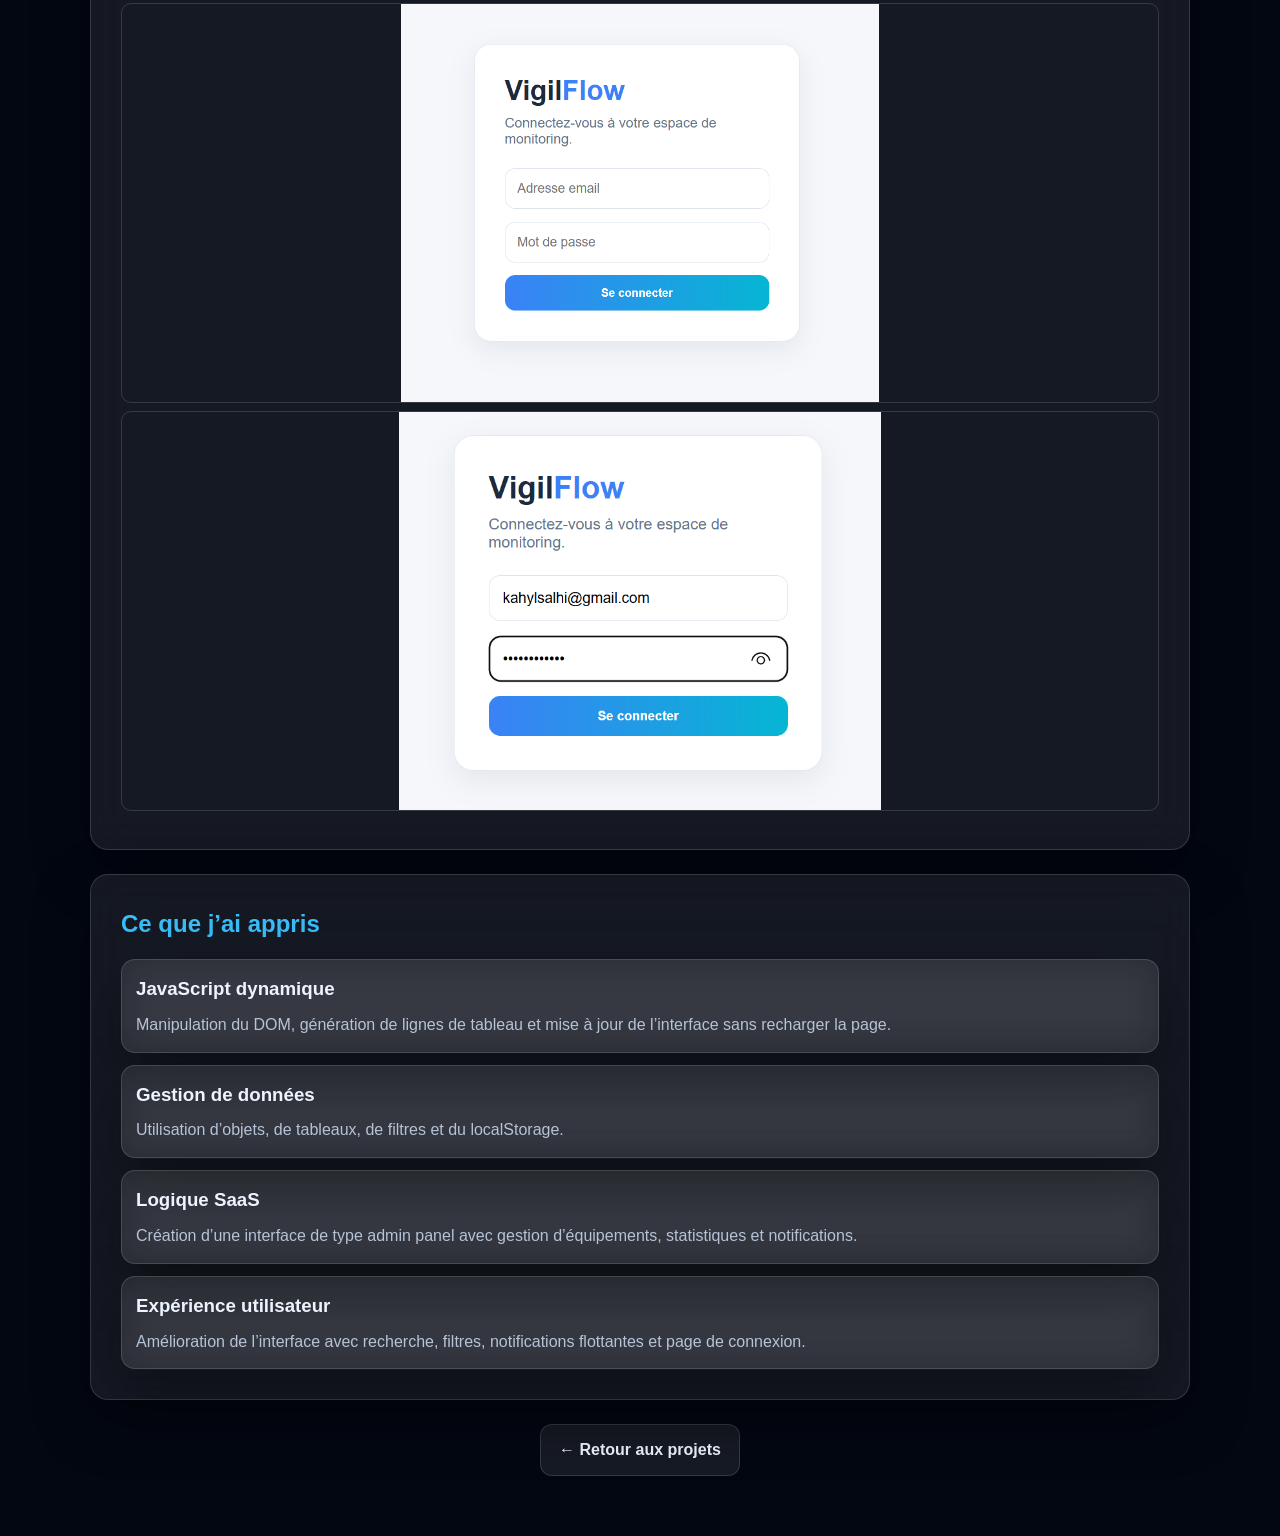
<file: Saas-VigilFLOW/projet-vigilflow.html>
<!DOCTYPE html>
<html lang="fr">
<head>
  <meta charset="UTF-8">
  <meta name="viewport" content="width=device-width, initial-scale=1.0">
  <title>VigilFlow — Portfolio Kahyl Salhi</title>
  <link rel="stylesheet" href="../style.css">
</head>
<body>

  <nav class="navbar">
    <div class="container nav-inner">
      <div class="logo">&lt;<span>PORTFOLIO-KAHYL_SALHI</span>/&gt;</div>
      <div class="nav-links">
        <a href="../index.html#projects">← Retour aux projets</a>
      </div>
    </div>
  </nav>

  <main class="container" style="padding: 60px 0;">

    <div class="card reveal" style="padding: 30px; margin-bottom: 24px;">
      <div class="tags" style="margin-bottom: 16px;">
        <span class="tag">HTML</span>
        <span class="tag">CSS</span>
        <span class="tag">JavaScript</span>
        <span class="tag">SaaS</span>
        <span class="tag">Monitoring IT</span>
      </div>

      <h1 style="font-size: 1.8rem; margin-bottom: 12px;">VigilFlow — SaaS de monitoring IT</h1>

      <p style="color: var(--muted); line-height: 1.7;">
        VigilFlow est un projet de dashboard SaaS pensé pour surveiller des équipements informatiques.
        L’objectif est de centraliser l’état des machines, les incidents, les alertes et les statistiques
        dans une interface claire et moderne.
      </p>
    </div>

    <div class="card reveal" style="padding: 30px; margin-bottom: 24px;">
      <h2 style="margin-bottom: 12px; color: var(--primary);">Pourquoi ce projet ?</h2>
      <p style="color: var(--muted); line-height: 1.7;">
        Ce projet répond à un besoin courant en entreprise : suivre l’état des équipements informatiques.
        Il permet de simuler un outil de supervision simple pour repérer rapidement les machines en ligne,
        hors ligne ou en anomalie.
      </p>
    </div>

    <div class="card reveal" style="padding: 30px; margin-bottom: 24px;">
      <h2 style="margin-bottom: 16px; color: var(--primary);">Fonctionnalités développées</h2>

      <div class="about-list">
        <div class="about-item">
          <h3>📊 Dashboard dynamique</h3>
          <p>Affichage automatique du nombre total de machines, des machines en ligne, hors ligne et en warning.</p>
        </div>

        <div class="about-item">
          <h3>🖥 Gestion des machines</h3>
          <p>Ajout, suppression et affichage dynamique des équipements dans un tableau.</p>
        </div>

        <div class="about-item">
          <h3>🔎 Recherche et filtres</h3>
          <p>Recherche par nom, IP ou type, avec filtre par statut.</p>
        </div>

        <div class="about-item">
          <h3>📈 Graphique de monitoring</h3>
          <p>Utilisation d’un graphique pour visualiser la répartition des statuts.</p>
        </div>

        <div class="about-item">
          <h3>🔔 Notifications</h3>
          <p>Affichage de notifications lorsqu’une machine passe en warning ou hors ligne.</p>
        </div>

        <div class="about-item">
          <h3>💾 Sauvegarde locale</h3>
          <p>Utilisation du localStorage pour conserver les machines et l’utilisateur connecté.</p>
        </div>
      </div>
    </div>

    <div class="card reveal" style="padding: 30px; margin-bottom: 24px;">
      <h2 style="margin-bottom: 20px; color: var(--primary);">Captures du projet</h2>

      <div style="margin-bottom: 24px;">
        <p style="color: var(--muted); font-size: 13px; margin-bottom: 10px;">Dashboard principal et tableau VigilFlow</p>
        <img src="../images/vigilflow-dashboard.png" alt="Dashboard VigilFlow"
          style="width: 100%; max-height: 400px; object-fit: contain; border-radius: 10px; border: 1px solid var(--border);">
        <img src="../images/vigilflow-tableau.png" alt="Tableau VigilFlow"
          style="width: 100%; max-height: 400px; object-fit: contain; border-radius: 10px; border: 1px solid var(--border);">
      </div>

      <div style="margin-bottom: 24px;">
        <p style="color: var(--muted); font-size: 13px; margin-bottom: 10px;">Ajout d’une machine</p>
        <img src="../images/vigilflow-ajout-machine.png" alt="Ajout machine VigilFlow"
          style="width: 100%; max-height: 400px; object-fit: contain; border-radius: 10px; border: 1px solid var(--border);">
      </div>

      <div style="margin-bottom: 24px;">
        <p style="color: var(--muted); font-size: 13px; margin-bottom: 10px;">Graphique et statistiques dynamiques</p>
        <img src="../images/vigilflow-graphique.png" alt="Graphique VigilFlow"
          style="width: 100%; max-height: 400px; object-fit: contain; border-radius: 10px; border: 1px solid var(--border);">
      </div>

      <div>
        <p style="color: var(--muted); font-size: 13px; margin-bottom: 10px;">Page de connexion</p>
        <img src="../images/vigilflow-login.png" alt="Login VigilFlow"
          style="width: 100%; max-height: 400px; object-fit: contain; border-radius: 10px; border: 1px solid var(--border);">
        <img src="../images/vigilflow-login2.png" alt="Login VigilFlow"
          style="width: 100%; max-height: 400px; object-fit: contain; border-radius: 10px; border: 1px solid var(--border);">
      </div>
    </div>

    <div class="card reveal" style="padding: 30px; margin-bottom: 24px;">
      <h2 style="margin-bottom: 16px; color: var(--primary);">Ce que j’ai appris</h2>

      <div class="about-list">
        <div class="about-item">
          <h3>JavaScript dynamique</h3>
          <p>Manipulation du DOM, génération de lignes de tableau et mise à jour de l’interface sans recharger la page.</p>
        </div>

        <div class="about-item">
          <h3>Gestion de données</h3>
          <p>Utilisation d’objets, de tableaux, de filtres et du localStorage.</p>
        </div>

        <div class="about-item">
          <h3>Logique SaaS</h3>
          <p>Création d’une interface de type admin panel avec gestion d’équipements, statistiques et notifications.</p>
        </div>

        <div class="about-item">
          <h3>Expérience utilisateur</h3>
          <p>Amélioration de l’interface avec recherche, filtres, notifications flottantes et page de connexion.</p>
        </div>
      </div>
    </div>

    <div style="text-align: center; margin-top: 10px;">
      <a href="../index.html#projects" class="btn btn-secondary">← Retour aux projets</a>
    </div>

  </main>

  <script>
    document.querySelectorAll('.reveal').forEach((el) => {
      el.classList.add('visible');
    });
  </script>

</body>
</html>
</file>
<file: accueil.css>
*{

    margin:0;
    padding:0;
    box-sizing:border-box;

}

body{

    background:#030712;

    height:100vh;

    overflow:hidden;

    font-family:Segoe UI,sans-serif;

}

/*******************
      Aurora
********************/

.aurora{

    position:fixed;

    width:100%;

    height:100%;

    overflow:hidden;

    z-index:-1;

}

.aurora::before{

    content:"";

    position:absolute;

    width:700px;

    height:700px;

    background:#2563eb;

    filter:blur(170px);

    border-radius:50%;

    top:-150px;

    left:-100px;

    animation:move1 18s infinite alternate ease-in-out;

}

.aurora::after{

    content:"";

    position:absolute;

    width:650px;

    height:650px;

    background:#9333ea;

    filter:blur(180px);

    border-radius:50%;

    bottom:-180px;

    right:-120px;

    animation:move2 20s infinite alternate ease-in-out;

}

@keyframes move1{

0%{

transform:translate(0,0);

}

100%{

transform:translate(250px,180px);

}

}

@keyframes move2{

0%{

transform:translate(0,0);

}

100%{

transform:translate(-250px,-180px);

}

}

/*******************
      Hero
********************/

.hero{

display:flex;

justify-content:center;

align-items:center;

height:100vh;

}

/*******************
     Glass Card
********************/

.glass{

width:650px;

padding:55px;

text-align:center;

border-radius:25px;

background:rgba(255,255,255,.08);

backdrop-filter:blur(22px);

border:1px solid rgba(255,255,255,.15);

box-shadow:0 20px 50px rgba(0,0,0,.4);

animation:fade 1.8s;

}

/*******************
      Photo
********************/

.photo{

width:190px;

height:190px;

border-radius:50%;

object-fit:cover;

border:5px solid white;

box-shadow:

0 0 35px #3b82f6,

0 0 70px #3b82f6;

animation:float 5s ease-in-out infinite;

}

/*******************
      Textes
********************/

h1{

margin-top:25px;

font-size:55px;

letter-spacing:4px;

color:white;

}

h2{

margin-top:15px;

font-size:24px;

color:#7dd3fc;

font-weight:500;

}

p{

margin-top:25px;

font-size:18px;

line-height:32px;

color:#d1d5db;

}

/*******************
      Bouton
********************/

.button{

display:inline-block;

margin-top:40px;

padding:16px 38px;

border-radius:50px;

background:#2563eb;

text-decoration:none;

font-size:18px;

color:white;

font-weight:bold;

transition:.35s;

}

.button:hover{

background:#3b82f6;

transform:translateY(-5px);

box-shadow:

0 0 30px #2563eb;

}

/*******************
     Animations
********************/

@keyframes float{

0%{

transform:translateY(0);

}

50%{

transform:translateY(-12px);

}

100%{

transform:translateY(0);

}

}

@keyframes fade{

from{

opacity:0;

transform:translateY(50px);

}

to{

opacity:1;

transform:translateY(0);

}

}
</file>
<file: style.css>
:root {
  --bg: #030712;
  --panel: rgba(255, 255, 255, 0.075);
  --panel-2: rgba(255, 255, 255, 0.10);
  --text: #edf4ff;
  --muted: #b7c4d8;
  --primary: #38bdf8;
  --secondary: #9333ea;
  --accent: #2563eb;
  --success: #7ce6b3;
  --warning: #f39c12;
  --green: #2ecc71;
  --border: rgba(255,255,255,0.14);
  --shadow: 0 20px 55px rgba(0, 0, 0, 0.38);
}

* { margin: 0; padding: 0; box-sizing: border-box; }
html { scroll-behavior: smooth; }

body {
  font-family: Arial, sans-serif;
  background: var(--bg);
  color: var(--text);
  line-height: 1.6;
  overflow-x: hidden;
}

body::before {
  content: "";
  position: fixed;
  inset: 0;
  z-index: -2;
  background:
    radial-gradient(circle at 15% 18%, rgba(37, 99, 235, 0.46), transparent 34%),
    radial-gradient(circle at 86% 74%, rgba(147, 51, 234, 0.38), transparent 36%),
    radial-gradient(circle at 50% 42%, rgba(56, 189, 248, 0.17), transparent 45%),
    linear-gradient(180deg, #030712, #050b1a 55%, #030712);
  animation: auroraMove 16s ease-in-out infinite alternate;
}

body::after {
  content: "";
  position: fixed;
  inset: 0;
  z-index: -1;
  backdrop-filter: blur(85px);
  background:
    linear-gradient(rgba(255,255,255,0.018) 1px, transparent 1px),
    linear-gradient(90deg, rgba(255,255,255,0.018) 1px, transparent 1px);
  background-size: 70px 70px;
  mask-image: linear-gradient(to bottom, black, transparent 90%);
}

@keyframes auroraMove {
  from { transform: scale(1) translate(0, 0); }
  to { transform: scale(1.15) translate(-45px, 32px); }
}

.container { width: min(1100px, calc(100% - 32px)); margin: auto; }

.navbar {
  position: sticky;
  top: 0;
  background: rgba(3, 7, 18, 0.65);
  backdrop-filter: blur(18px);
  border-bottom: 1px solid var(--border);
  z-index: 10;
}

.nav-inner {
  display: flex;
  justify-content: space-between;
  align-items: center;
  gap: 22px;
  padding: 16px 0;
  flex-wrap: wrap;
}

.logo {
  font-weight: 800;
  font-size: 1.1rem;
  color: var(--primary);
  letter-spacing: 0.5px;
  text-shadow: 0 0 18px rgba(56, 189, 248, 0.35);
}
.logo span { color: var(--text); }

.nav-links { display: flex; gap: 18px; flex-wrap: wrap; }
.nav-links a {
  color: var(--muted);
  text-decoration: none;
  font-weight: bold;
  font-size: 0.95rem;
  transition: 0.25s ease;
}
.nav-links a:hover {
  color: var(--primary);
  text-shadow: 0 0 18px rgba(56, 189, 248, 0.45);
}

.hero { padding: 90px 0 55px; }
.hero-grid {
  display: grid;
  grid-template-columns: 1.2fr 0.8fr;
  gap: 24px;
  align-items: center;
}

.hero-text, .terminal, .card, .timeline-card, .skill-card,
.project-card, .contact-card, .stats-card, .tl-content, .about-item {
  background: var(--panel);
  backdrop-filter: blur(18px);
  border: 1px solid var(--border);
  border-radius: 18px;
  box-shadow: var(--shadow);
}

.hero-text { padding: 34px; }
.badge {
  display: inline-block;
  background: rgba(56, 189, 248, 0.12);
  color: var(--primary);
  padding: 8px 14px;
  border-radius: 999px;
  font-weight: bold;
  margin-bottom: 18px;
  font-size: 0.9rem;
  border: 1px solid rgba(56, 189, 248, 0.20);
}

h1 { font-size: clamp(2rem, 4vw, 3.5rem); line-height: 1.1; margin-bottom: 14px; }
.gradient-text {
  background: linear-gradient(135deg, #38bdf8, #9333ea);
  -webkit-background-clip: text;
  color: transparent;
}
.typing { color: var(--success); font-weight: bold; min-height: 28px; margin-bottom: 16px; }
.lead { color: var(--muted); margin-bottom: 22px; }

.hero-actions { display: flex; gap: 12px; flex-wrap: wrap; margin-bottom: 24px; }
.btn {
  display: inline-block;
  padding: 12px 18px;
  border-radius: 12px;
  text-decoration: none;
  font-weight: bold;
  transition: 0.3s ease;
  border: none;
  cursor: pointer;
}
.btn-primary {
  background: linear-gradient(135deg, var(--accent), var(--primary));
  color: white;
  box-shadow: 0 0 25px rgba(56, 189, 248, 0.24);
}
.btn-primary:hover { transform: translateY(-3px); box-shadow: 0 0 35px rgba(56, 189, 248, 0.45); }
.btn-secondary { border: 1px solid var(--border); color: var(--text); background: rgba(255,255,255,0.08); }
.btn-secondary:hover {
  color: white;
  border-color: rgba(56, 189, 248, 0.4);
  box-shadow: 0 0 25px rgba(56, 189, 248, 0.18);
  transform: translateY(-3px);
}

.hero-stats { display: grid; grid-template-columns: repeat(3, 1fr); gap: 14px; }
.stats-card { padding: 16px; text-align: center; transition: 0.3s ease; }
.stats-card:hover { transform: translateY(-5px); border-color: rgba(56, 189, 248, 0.35); }
.stats-card strong { display: block; font-size: 1.1rem; color: var(--primary); }
.stats-card span { color: var(--muted); font-size: 0.9rem; }

.terminal { padding: 22px; }
.terminal-header { display: flex; justify-content: space-between; align-items: center; margin-bottom: 14px; }
.terminal-dots { display: flex; gap: 7px; }
.terminal-dots span { width: 10px; height: 10px; border-radius: 50%; background: #5b6a85; }
.terminal-dots span:nth-child(1) { background: #ff5f57; }
.terminal-dots span:nth-child(2) { background: #ffbd2e; }
.terminal-dots span:nth-child(3) { background: #28c840; }
.terminal-title { font-size: 0.9rem; color: var(--muted); }
.terminal-body {
  font-family: Consolas, monospace;
  background: rgba(3, 7, 18, 0.58);
  backdrop-filter: blur(14px);
  border: 1px solid var(--border);
  border-radius: 12px;
  padding: 18px;
}
.line { margin-bottom: 10px; }
.prompt { color: var(--success); }
.command { color: var(--primary); }
.output { color: var(--muted); }

section { padding: 60px 0; }
.section-head { margin-bottom: 24px; }
.section-head h2 { font-size: 2rem; margin-bottom: 8px; color: var(--text); }
.section-head p { color: var(--muted); max-width: 850px; }

.about-grid, .timeline-grid, .contact-grid { display: grid; grid-template-columns: repeat(2, 1fr); gap: 20px; }
.card, .timeline-card, .contact-card { padding: 24px; }
.card, .timeline-card, .skill-card, .project-card, .contact-card { transition: 0.35s ease; }
.project-card:hover, .skill-card:hover, .card:hover, .contact-card:hover, .timeline-card:hover {
  transform: translateY(-8px);
  box-shadow: 0 25px 55px rgba(56, 189, 248, 0.22);
  border-color: rgba(56, 189, 248, 0.35);
}

.about-list { display: grid; gap: 12px; margin-top: 16px; }
.about-item { border-radius: 14px; padding: 14px; }
.about-item h3, .timeline-card h3, .skill-card h3, .project-card h3, .contact-card h3 { margin-bottom: 8px; }
.about-item p, .card p, .timeline-card p, .skill-card p, .project-card p, .contact-card p { color: var(--muted); }

.skills-grid, .projects-grid { display: grid; grid-template-columns: repeat(3, 1fr); gap: 18px; }
.skill-card, .project-card { padding: 22px; }
.progress {
  height: 10px;
  border-radius: 999px;
  background: rgba(3, 7, 18, 0.60);
  backdrop-filter: blur(14px);
  overflow: hidden;
  margin-top: 14px;
  border: 1px solid rgba(255,255,255,0.06);
}
.progress span {
  display: block;
  height: 100%;
  border-radius: 999px;
  background: linear-gradient(90deg, var(--primary), var(--secondary));
  box-shadow: 0 0 20px rgba(56, 189, 248, 0.45);
  width: 0;
  transition: width 1s ease;
}

.niveau { display: inline-block; font-size: 11px; font-weight: bold; padding: 4px 10px; border-radius: 999px; margin-top: 12px; margin-bottom: 6px; }
.niveau.inter-avan { background: linear-gradient(90deg, rgba(243, 156, 18, 0.15), rgba(46, 204, 113, 0.15)); color: var(--warning); border: 1px solid rgba(243, 156, 18, 0.3); }
.niveau.intermediaire { background: rgba(243, 156, 18, 0.15); color: var(--warning); border: 1px solid rgba(243, 156, 18, 0.3); }
.niveau.avance { background: rgba(46, 204, 113, 0.15); color: var(--green); border: 1px solid rgba(46, 204, 113, 0.3); }

.filter-bar { display: flex; gap: 10px; flex-wrap: wrap; margin-bottom: 20px; }
.filter-btn {
  border: 1px solid var(--border);
  background: rgba(255,255,255,0.08);
  color: var(--muted);
  border-radius: 999px;
  padding: 10px 14px;
  cursor: pointer;
  font-weight: bold;
  transition: 0.3s ease;
}
.filter-btn.active, .filter-btn:hover { background: rgba(56, 189, 248, 0.14); color: var(--text); border-color: rgba(56, 189, 248, 0.35); box-shadow: 0 0 20px rgba(56, 189, 248, 0.15); }
.tags { display: flex; gap: 8px; flex-wrap: wrap; margin: 14px 0; }
.tag { font-size: 0.82rem; padding: 6px 10px; border-radius: 999px; background: rgba(147, 51, 234, 0.16); color: #e9ddff; border: 1px solid rgba(147, 51, 234, 0.24); }
.project-links { display: flex; gap: 12px; margin-top: 12px; flex-wrap: wrap; }
.project-links a { color: var(--primary); text-decoration: none; font-weight: bold; transition: 0.25s ease; }
.project-links a:hover { color: #ffffff; text-shadow: 0 0 18px rgba(56, 189, 248, 0.65); }
.project-card.hidden { display: none; }

form { display: grid; gap: 12px; margin-top: 10px; }
input, textarea { width: 100%; padding: 12px 14px; border-radius: 12px; border: 1px solid var(--border); background: rgba(255,255,255,0.08); color: var(--text); outline: none; }
input:focus, textarea:focus { border-color: rgba(56, 189, 248, 0.45); box-shadow: 0 0 20px rgba(56, 189, 248, 0.15); }
textarea { min-height: 130px; resize: vertical; }
.success-msg { display: none; padding: 12px; border-radius: 10px; background: rgba(124, 230, 179, 0.12); border: 1px solid rgba(124, 230, 179, 0.2); color: var(--success); font-weight: bold; }
footer { padding: 30px 0 40px; text-align: center; color: var(--muted); }

.reveal { opacity: 0; transform: translateY(20px); transition: 0.6s ease; }
.reveal.visible { opacity: 1; transform: translateY(0); }

.carousel { position: relative; margin-top: 20px; text-align: center; }
.carousel img { width: 100%; max-height: 300px; object-fit: contain; border-radius: 12px; background: rgba(3, 7, 18, 0.58); backdrop-filter: blur(14px); border: 1px solid var(--border); }
.prev, .next { position: absolute; top: 50%; transform: translateY(-50%); background: rgba(3,7,18,0.72); color: white; border: 1px solid var(--border); padding: 10px; cursor: pointer; border-radius: 8px; }
.prev:hover, .next:hover { background: rgba(56, 189, 248, 0.25); }
.prev { left: 10px; }
.next { right: 10px; }
#carouselText { margin-top: 10px; color: var(--muted); }

.ecole-container { display: grid; grid-template-columns: 1fr 1fr; gap: 25px; align-items: center; }
.ecole-img img { width: 100%; border-radius: 18px; box-shadow: var(--shadow); border: 1px solid var(--border); }
.ecole-content h3 { margin-bottom: 10px; }

.timeline-vertical { position: relative; padding-left: 40px; }
.timeline-vertical::before { content: ''; position: absolute; left: 10px; top: 0; bottom: 0; width: 2px; background: linear-gradient(to bottom, var(--primary), var(--secondary)); box-shadow: 0 0 20px rgba(56, 189, 248, 0.45); }
.tl-item { position: relative; margin-bottom: 32px; }
.tl-point { position: absolute; left: -36px; top: 18px; width: 14px; height: 14px; border-radius: 50%; background: var(--primary); border: 2px solid #030712; box-shadow: 0 0 0 2px var(--primary), 0 0 22px rgba(56,189,248,0.7); }
.tl-date { font-size: 12px; color: var(--primary); margin-bottom: 8px; font-family: Consolas, monospace; font-weight: bold; }
.tl-content { border-radius: 14px; padding: 20px 22px; }
.tl-content h3 { font-size: 15px; color: var(--text); margin-bottom: 8px; }
.tl-content p { font-size: 13px; color: var(--muted); line-height: 1.7; }

.profile-picture { margin-bottom: 25px; }
.profile-picture img { width: 170px; height: 170px; object-fit: cover; border-radius: 50%; border: 4px solid var(--primary); box-shadow: 0 0 25px rgba(56,189,248,0.8), 0 0 55px rgba(37,99,235,0.45); }

@media (max-width: 950px) {
  .hero-grid, .about-grid, .timeline-grid, .contact-grid, .skills-grid, .projects-grid, .ecole-container { grid-template-columns: 1fr; }
  .hero-stats { grid-template-columns: 1fr; }
  .hero { padding-top: 60px; }
}

@media (max-width: 640px) {
  .hero-text, .terminal, .card, .timeline-card, .skill-card, .project-card, .contact-card { padding: 18px; }
  h1 { font-size: 2rem; }
  .nav-inner { justify-content: center; }
  .nav-links { justify-content: center; gap: 12px; }
  .section-head h2 { font-size: 1.7rem; }
}
</file>
<file: Saas-VigilFLOW/style.css>
* {
  margin: 0;
  padding: 0;
  box-sizing: border-box;
}

body {
  font-family: Arial, sans-serif;
  background: #f5f7fb;
  color: #1e293b;
  display: flex;
  min-height: 100vh;
}

.sidebar {
  width: 240px;
  background: white;
  padding: 25px;
  border-right: 1px solid #e2e8f0;
}

.logo {
  font-size: 1.6rem;
  font-weight: bold;
  margin-bottom: 40px;
  color: #111827;
}

.logo span {
  color: #3b82f6;
}

.sidebar nav {
  display: grid;
  gap: 12px;
}

.sidebar a {
  text-decoration: none;
  color: #64748b;
  padding: 12px;
  border-radius: 12px;
  transition: 0.3s ease;
  font-weight: 500;
}

.sidebar a:hover,
.sidebar a.active {
  background: #eff6ff;
  color: #2563eb;
}

.main {
  flex: 1;
  padding: 30px;
}

.topbar {
  display: flex;
  justify-content: space-between;
  align-items: center;
  margin-bottom: 35px;
}

.topbar h1 {
  font-size: 2rem;
  margin-bottom: 5px;
}

.topbar p {
  color: #64748b;
}

.btn {
  background: linear-gradient(90deg, #3b82f6, #06b6d4);
  color: white;
  border: none;
  padding: 13px 20px;
  border-radius: 12px;
  font-weight: bold;
  cursor: pointer;
  transition: 0.3s ease;
}

.btn:hover {
  transform: translateY(-2px);
  opacity: 0.95;
}

.stats {
  display: grid;
  grid-template-columns: repeat(4, 1fr);
  gap: 20px;
  margin-bottom: 30px;
}

.card,
.panel {
  background: white;
  border-radius: 18px;
  padding: 22px;
  border: 1px solid #e2e8f0;
  box-shadow: 0 5px 20px rgba(15, 23, 42, 0.05);
}

.card p {
  color: #64748b;
  margin-bottom: 10px;
}

.card h2 {
  font-size: 2rem;
}

.success h2 {
  color: #16a34a;
}

.danger h2 {
  color: #dc2626;
}

.warning h2 {
  color: #d97706;
}


.content-grid {
  display: grid;
  grid-template-columns: 2fr 1fr;
  gap: 20px;
}

.panel h2 {
  margin-bottom: 20px;
}

table {
  width: 100%;
  border-collapse: collapse;
}

th,
td {
  text-align: left;
  padding: 15px;
  border-bottom: 1px solid #f1f5f9;
}

th {
  color: #64748b;
  font-weight: 600;
}

.status {
  padding: 7px 12px;
  border-radius: 999px;
  font-size: 0.85rem;
  font-weight: bold;
}

.online {
  background: #dcfce7;
  color: #15803d;
}

.offline {
  background: #fee2e2;
  color: #b91c1c;
}

.status.warning {
  background: #fef3c7;
  color: #b45309;
}

.incident {
  padding: 16px;
  border-radius: 14px;
  margin-bottom: 15px;
  background: #f8fafc;
}

.incident p {
  margin-top: 5px;
  color: #64748b;
  font-size: 0.9rem;
}

.danger-line {
  border-left: 4px solid #dc2626;
}

.warning-line {
  border-left: 4px solid #f59e0b;
}

.success-line {
  border-left: 4px solid #16a34a;
}

/* RESPONSIVE */

@media (max-width: 950px) {

  body {
    flex-direction: column;
  }

  .sidebar {
    width: 100%;
  }

  .stats,
  .content-grid {
    grid-template-columns: 1fr;
  }

  .topbar {
    flex-direction: column;
    align-items: flex-start;
    gap: 15px;
  }
}

.form-panel {
  margin-bottom: 25px;
}

.form-grid {
  display: grid;
  grid-template-columns: repeat(4, 1fr);
  gap: 15px;
  margin-top: 20px;
}

.form-grid input,
.form-grid select {
  padding: 14px;
  border-radius: 12px;
  border: 1px solid #dbe3ec;
  outline: none;
  font-size: 0.95rem;
  background: white;
}

.form-grid input:focus,
.form-grid select:focus {
  border-color: #3b82f6;
}

@media (max-width: 950px) {
  .form-grid {
    grid-template-columns: 1fr;
  }
}

.delete-btn {
  background: #fee2e2;
  color: #b91c1c;
  border: none;
  padding: 8px 12px;
  border-radius: 10px;
  cursor: pointer;
  font-weight: bold;
}

.delete-btn:hover {
  background: #fecaca;
}

table select {
  padding: 8px;
  border-radius: 10px;
  border: 1px solid #dbe3ec;
  background: white;
  cursor: pointer;
}

.login-page {
  min-height: 100vh;
  display: grid;
  place-items: center;
  background: #f5f7fb;
}

.login-card {
  width: 380px;
  background: white;
  padding: 35px;
  border-radius: 20px;
  border: 1px solid #e2e8f0;
  box-shadow: 0 10px 30px rgba(15, 23, 42, 0.08);
}

.login-card h1 {
  margin-bottom: 10px;
}

.login-card span {
  color: #3b82f6;
}

.login-card p {
  color: #64748b;
  margin-bottom: 25px;
}

.login-card form {
  display: grid;
  gap: 15px;
}

.login-card input {
  padding: 14px;
  border-radius: 12px;
  border: 1px solid #dbe3ec;
  font-size: 0.95rem;
}

.user-box {
  display: flex;
  align-items: center;
  gap: 14px;
  background: white;
  padding: 10px 14px;
  border-radius: 16px;
  border: 1px solid #e2e8f0;
  box-shadow: 0 5px 20px rgba(15, 23, 42, 0.05);
}

.user-avatar {
  width: 42px;
  height: 42px;
  border-radius: 50%;
  background: linear-gradient(135deg, #3b82f6, #06b6d4);
  display: flex;
  align-items: center;
  justify-content: center;
  color: white;
  font-weight: bold;
  font-size: 1rem;
}

.user-info {
  display: flex;
  flex-direction: column;
}

.user-info span {
  font-weight: 600;
  color: #0f172a;
  font-size: 0.95rem;
}

.user-info small {
  color: #64748b;
  font-size: 0.75rem;
}

.logout-btn {
  margin-left: 10px;
  border: none;
  background: #f1f5f9;
  color: #475569;
  padding: 10px 14px;
  border-radius: 10px;
  cursor: pointer;
  transition: 0.3s ease;
  font-weight: 600;
}

.logout-btn:hover {
  background: #fee2e2;
  color: #b91c1c;
}

.search-input {
  width: 100%;
  padding: 14px;
  margin-bottom: 18px;
  border-radius: 12px;
  border: 1px solid #dbe3ec;
  font-size: 0.95rem;
  outline: none;
}

.search-input:focus {
  border-color: #3b82f6;
}

.chart-container {
  width: 220px;
  height: 220px;
  margin: 20px auto;
}

#statusChart {
  max-width: 100%;
  max-height: 260px;
}

#notifications {
  position: fixed;
  top: 20px;
  right: 20px;
  z-index: 9999;
  display: flex;
  flex-direction: column;
  gap: 12px;
}

.notification {
  min-width: 320px;
  background: white;
  color: #0f172a;
  padding: 16px 18px;
  border-radius: 16px;
  border-left: 5px solid #ef4444;
  box-shadow: 0 10px 30px rgba(15, 23, 42, 0.12);
  animation: slideInRight 0.3s ease;
  font-weight: 600;
}

@keyframes slideIn {

  from {
    opacity: 0;
    transform: translateY(-10px);
  }

  to {
    opacity: 1;
    transform: translateY(0);
  }
}

.incident-item {
  padding: 14px;
  border-radius: 14px;
  background: #f8fafc;
  margin-bottom: 12px;
  border-left: 4px solid #ef4444;
}

.incident-item p {
  margin-top: 5px;
  color: #64748b;
  font-size: 0.8rem;
}

@keyframes slideInRight {

  from {
    opacity: 0;
    transform: translateX(30px);
  }

  to {
    opacity: 1;
    transform: translateX(0);
  }
}

.warning-notif {
  border-left: 5px solid #f59e0b;
}

.danger-notif {
  border-left: 5px solid #ef4444;
}

.test-btn {
  background: #e0f2fe;
  color: #0369a1;
  border: none;
  padding: 8px 12px;
  border-radius: 10px;
  cursor: pointer;
  font-weight: bold;
}

.test-btn:hover {
  background: #bae6fd;
}
</file>
